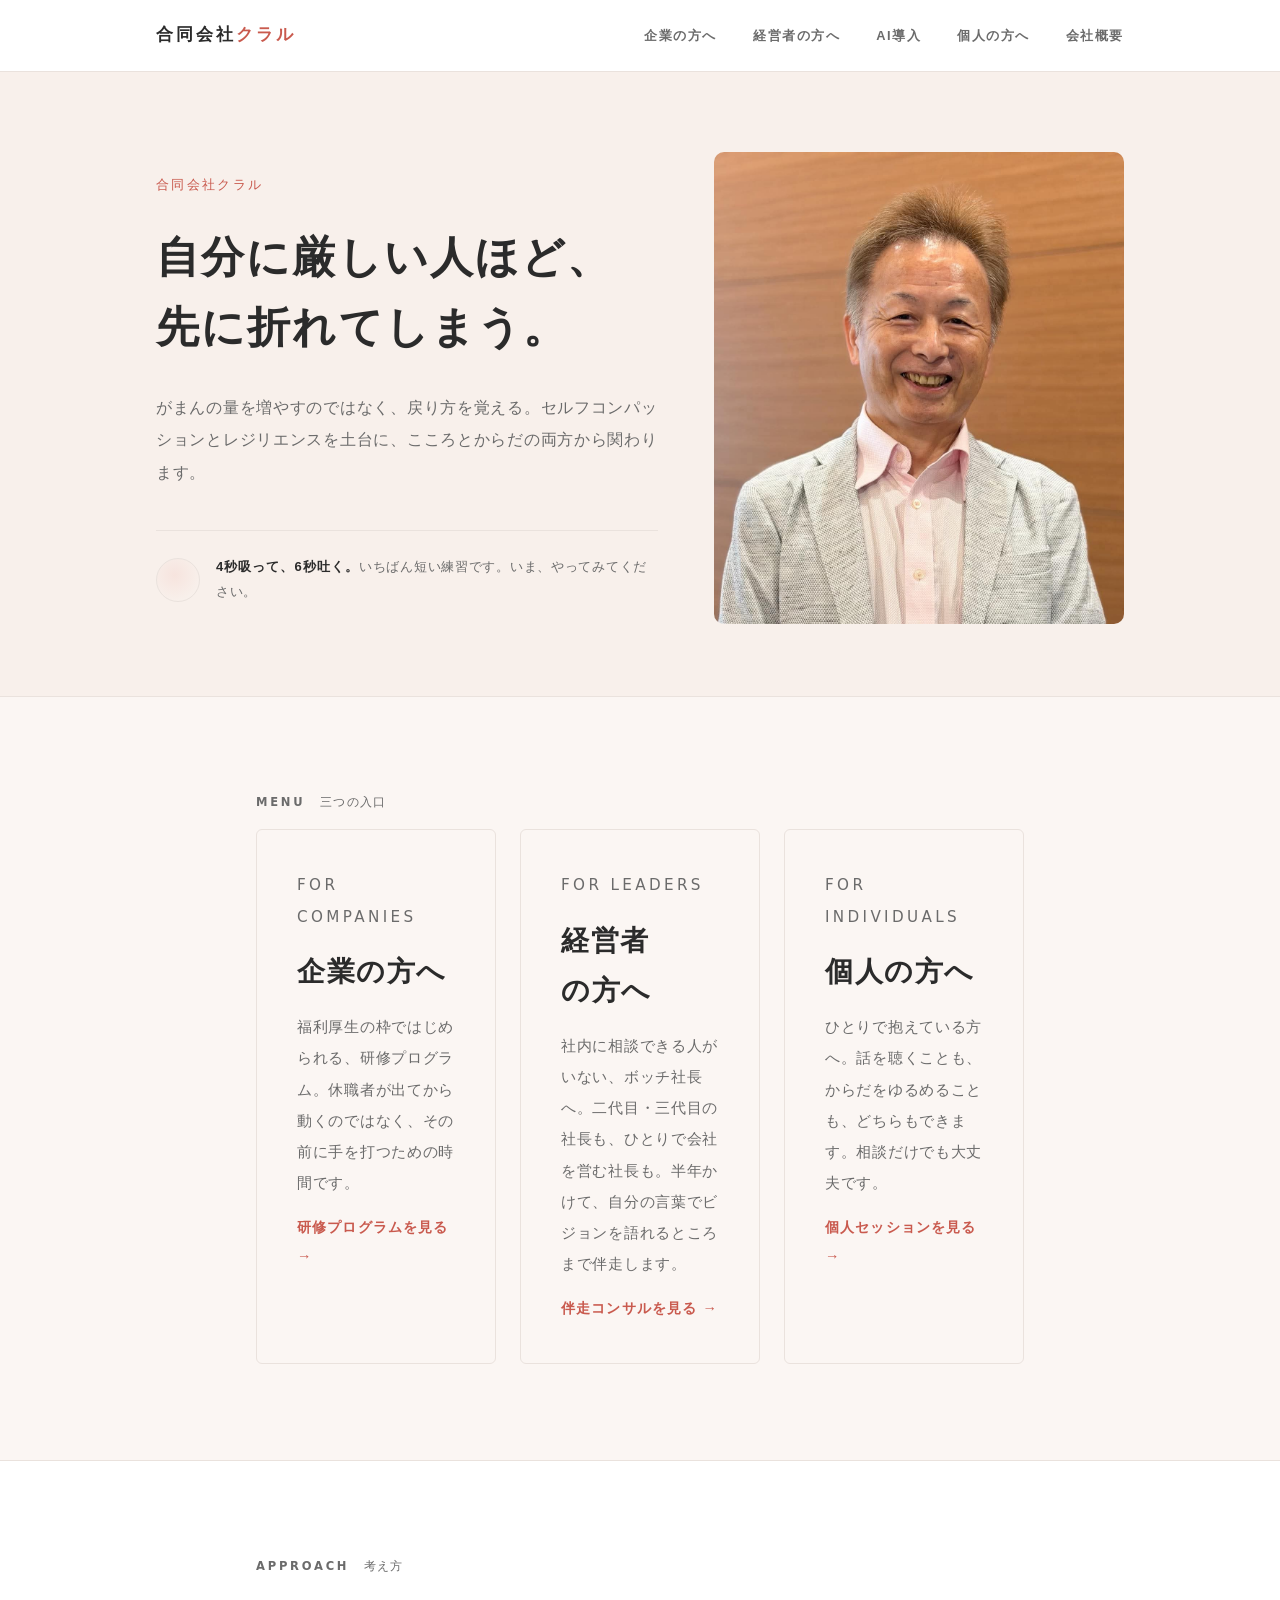
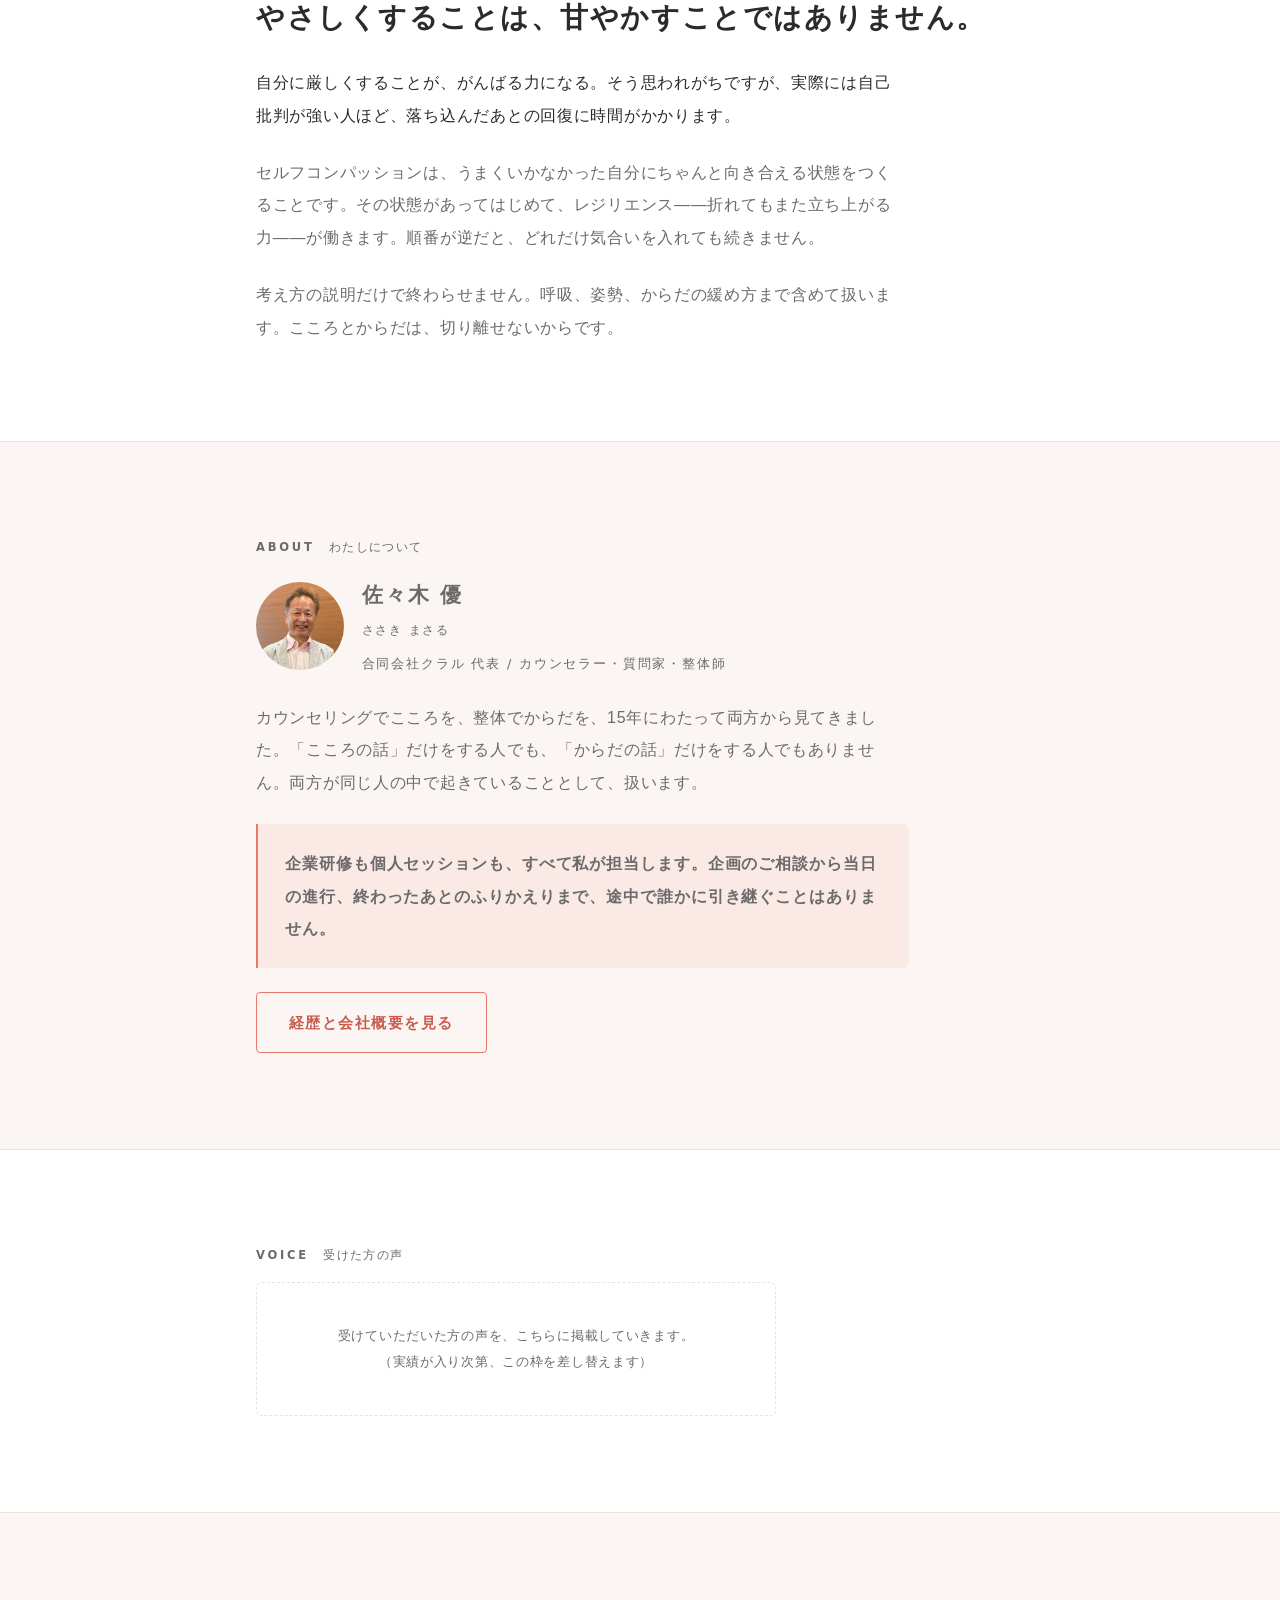
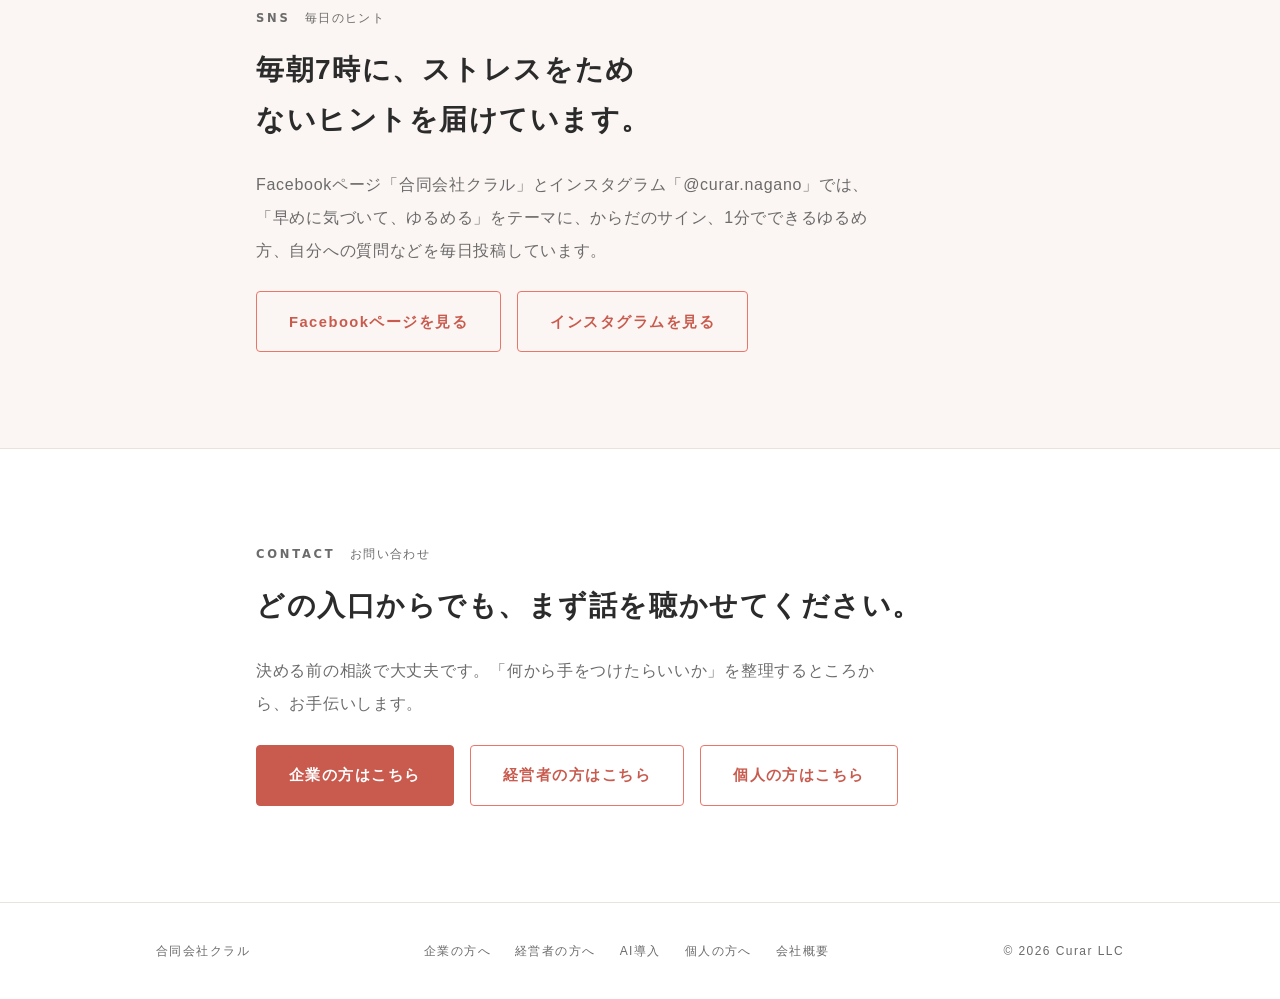
<file: index.html>
<!doctype html>
<html lang="ja">
<head>
<meta charset="UTF-8">
<meta name="viewport" content="width=device-width, initial-scale=1">
<title>合同会社クラル｜こころとからだの、両方から。</title>
<meta name="description" content="セルフコンパッションとレジリエンスを土台に、企業向けの研修プログラムと個人セッションを行っています。合同会社クラル。">
<link rel="stylesheet" href="style.css">
</head>
<body>

<header class="topbar">
  <div class="shell topbar-inner">
    <a class="brand" href="index.html">合同会社<span class="brand-mark">クラル</span></a>
    <nav class="topnav" aria-label="メインメニュー">
      <a href="program.html">企業の方へ</a>
      <a href="leader.html">経営者の方へ</a>
      <a href="ai.html">AI導入</a>
      <a href="session.html">個人の方へ</a>
      <a href="company.html">会社概要</a>
    </nav>
  </div>
</header>

<main>

  <!-- ===== ヒーロー（左：見出し／右：本人写真） ===== -->
  <div class="hero-band">
    <section class="shell hero">
      <div>
        <p class="eyebrow">合同会社クラル</p>
        <h1><span class="phrase">自分に厳しい人ほど、</span><br><span class="phrase">先に折れてしまう。</span></h1>
        <p class="hero-lead">がまんの量を増やすのではなく、戻り方を覚える。セルフコンパッションとレジリエンスを土台に、こころとからだの両方から関わります。</p>
        <p class="hero-breath">
          <span class="breath-circle" aria-hidden="true"></span>
          <span><strong>4秒吸って、6秒吐く。</strong>いちばん短い練習です。いま、やってみてください。</span>
        </p>
      </div>
      <figure class="hero-photo">
        <img src="images/profile.jpg" alt="合同会社クラル 代表 佐々木 優" width="1144" height="1308">
      </figure>
    </section>
  </div>

  <!-- ===== 三つの入口 ===== -->
  <div class="band band-tint">
    <section class="shell sec">
      <p class="sec-label">Menu<span>三つの入口</span></p>
      <div class="sec-body">
        <div class="doors">
          <a class="door" href="program.html">
            <p class="door-label">For Companies</p>
            <h2>企業の方へ</h2>
            <p>福利厚生の枠ではじめられる、研修プログラム。休職者が出てから動くのではなく、その前に手を打つための時間です。</p>
            <span class="door-go">研修プログラムを見る</span>
          </a>
          <a class="door" href="leader.html">
            <p class="door-label">For Leaders</p>
            <h2>経営者の方へ</h2>
            <p>社内に相談できる人がいない、ボッチ社長へ。二代目・三代目の社長も、ひとりで会社を営む社長も。半年かけて、自分の言葉でビジョンを語れるところまで伴走します。</p>
            <span class="door-go">伴走コンサルを見る</span>
          </a>
          <a class="door" href="session.html">
            <p class="door-label">For Individuals</p>
            <h2>個人の方へ</h2>
            <p>ひとりで抱えている方へ。話を聴くことも、からだをゆるめることも、どちらもできます。相談だけでも大丈夫です。</p>
            <span class="door-go">個人セッションを見る</span>
          </a>
        </div>
      </div>
    </section>
  </div>

  <!-- ===== 考え方（企業・個人に共通） ===== -->
  <div class="band">
    <section class="shell sec">
      <p class="sec-label">Approach<span>考え方</span></p>
      <div class="sec-body">
        <h2>やさしくすることは、甘やかすことではありません。</h2>
        <p class="lead-ink">自分に厳しくすることが、がんばる力になる。そう思われがちですが、実際には自己批判が強い人ほど、落ち込んだあとの回復に時間がかかります。</p>
        <p>セルフコンパッションは、うまくいかなかった自分にちゃんと向き合える状態をつくることです。その状態があってはじめて、レジリエンス——折れてもまた立ち上がる力——が働きます。順番が逆だと、どれだけ気合いを入れても続きません。</p>
        <p>考え方の説明だけで終わらせません。呼吸、姿勢、からだの緩め方まで含めて扱います。こころとからだは、切り離せないからです。</p>
      </div>
    </section>
  </div>

  <!-- ===== 講師 ===== -->
  <div class="band band-tint" id="about">
    <section class="shell sec">
      <p class="sec-label">About<span>わたしについて</span></p>
      <div class="sec-body">
        <div class="about-head">
          <img class="about-photo" src="images/profile.jpg" alt="" width="96" height="96">
          <div>
            <p class="about-name">佐々木 優<small>ささき まさる</small></p>
            <p class="about-role">合同会社クラル 代表 / カウンセラー・質問家・整体師</p>
          </div>
        </div>
        <p>カウンセリングでこころを、整体でからだを、15年にわたって両方から見てきました。「こころの話」だけをする人でも、「からだの話」だけをする人でもありません。両方が同じ人の中で起きていることとして、扱います。</p>
        <p class="pull">企業研修も個人セッションも、すべて私が担当します。企画のご相談から当日の進行、終わったあとのふりかえりまで、途中で誰かに引き継ぐことはありません。</p>
        <div class="cta-row">
          <a class="btn btn-line" href="company.html">経歴と会社概要を見る</a>
        </div>
      </div>
    </section>
  </div>

  <!-- ===== 声（実績が入ったら差し替え） ===== -->
  <div class="band" id="voice">
    <section class="shell sec">
      <p class="sec-label">Voice<span>受けた方の声</span></p>
      <div class="sec-body">
        <div class="voice-slot">
          受けていただいた方の声を、こちらに掲載していきます。<br>
          （実績が入り次第、この枠を差し替えます）
        </div>
      </div>
    </section>
  </div>

  <!-- ===== Facebookページ・インスタグラムの紹介 ===== -->
  <div class="band band-tint" id="sns">
    <section class="shell sec">
      <p class="sec-label">SNS<span>毎日のヒント</span></p>
      <div class="sec-body">
        <h2>毎朝7時に、ストレスをためないヒントを届けています。</h2>
        <p>Facebookページ「合同会社クラル」とインスタグラム「@curar.nagano」では、「早めに気づいて、ゆるめる」をテーマに、からだのサイン、1分でできるゆるめ方、自分への質問などを毎日投稿しています。</p>
        <div class="cta-row">
          <a class="btn btn-line" href="https://www.facebook.com/curar.nagano/" target="_blank" rel="noopener">Facebookページを見る</a>
          <a class="btn btn-line" href="https://www.instagram.com/curar.nagano/" target="_blank" rel="noopener">インスタグラムを見る</a>
        </div>
      </div>
    </section>
  </div>

  <!-- ===== 入口へ戻す ===== -->
  <div class="band" id="contact">
    <section class="shell sec">
      <p class="sec-label">Contact<span>お問い合わせ</span></p>
      <div class="sec-body">
        <h2>どの入口からでも、まず話を聴かせてください。</h2>
        <p>決める前の相談で大丈夫です。「何から手をつけたらいいか」を整理するところから、お手伝いします。</p>
        <div class="cta-row">
          <a class="btn btn-solid" href="program.html#contact">企業の方はこちら</a>
          <a class="btn btn-line" href="leader.html#contact">経営者の方はこちら</a>
          <a class="btn btn-line" href="session.html#contact">個人の方はこちら</a>
        </div>
      </div>
    </section>
  </div>

</main>

<footer class="foot">
  <div class="shell foot-inner">
    <span>合同会社クラル</span>
    <nav class="foot-nav" aria-label="フッターメニュー">
      <a href="program.html">企業の方へ</a>
      <a href="leader.html">経営者の方へ</a>
      <a href="ai.html">AI導入</a>
      <a href="session.html">個人の方へ</a>
      <a href="company.html">会社概要</a>
    </nav>
    <span>© 2026 Curar LLC</span>
  </div>
</footer>

</body>
</html>
</file>
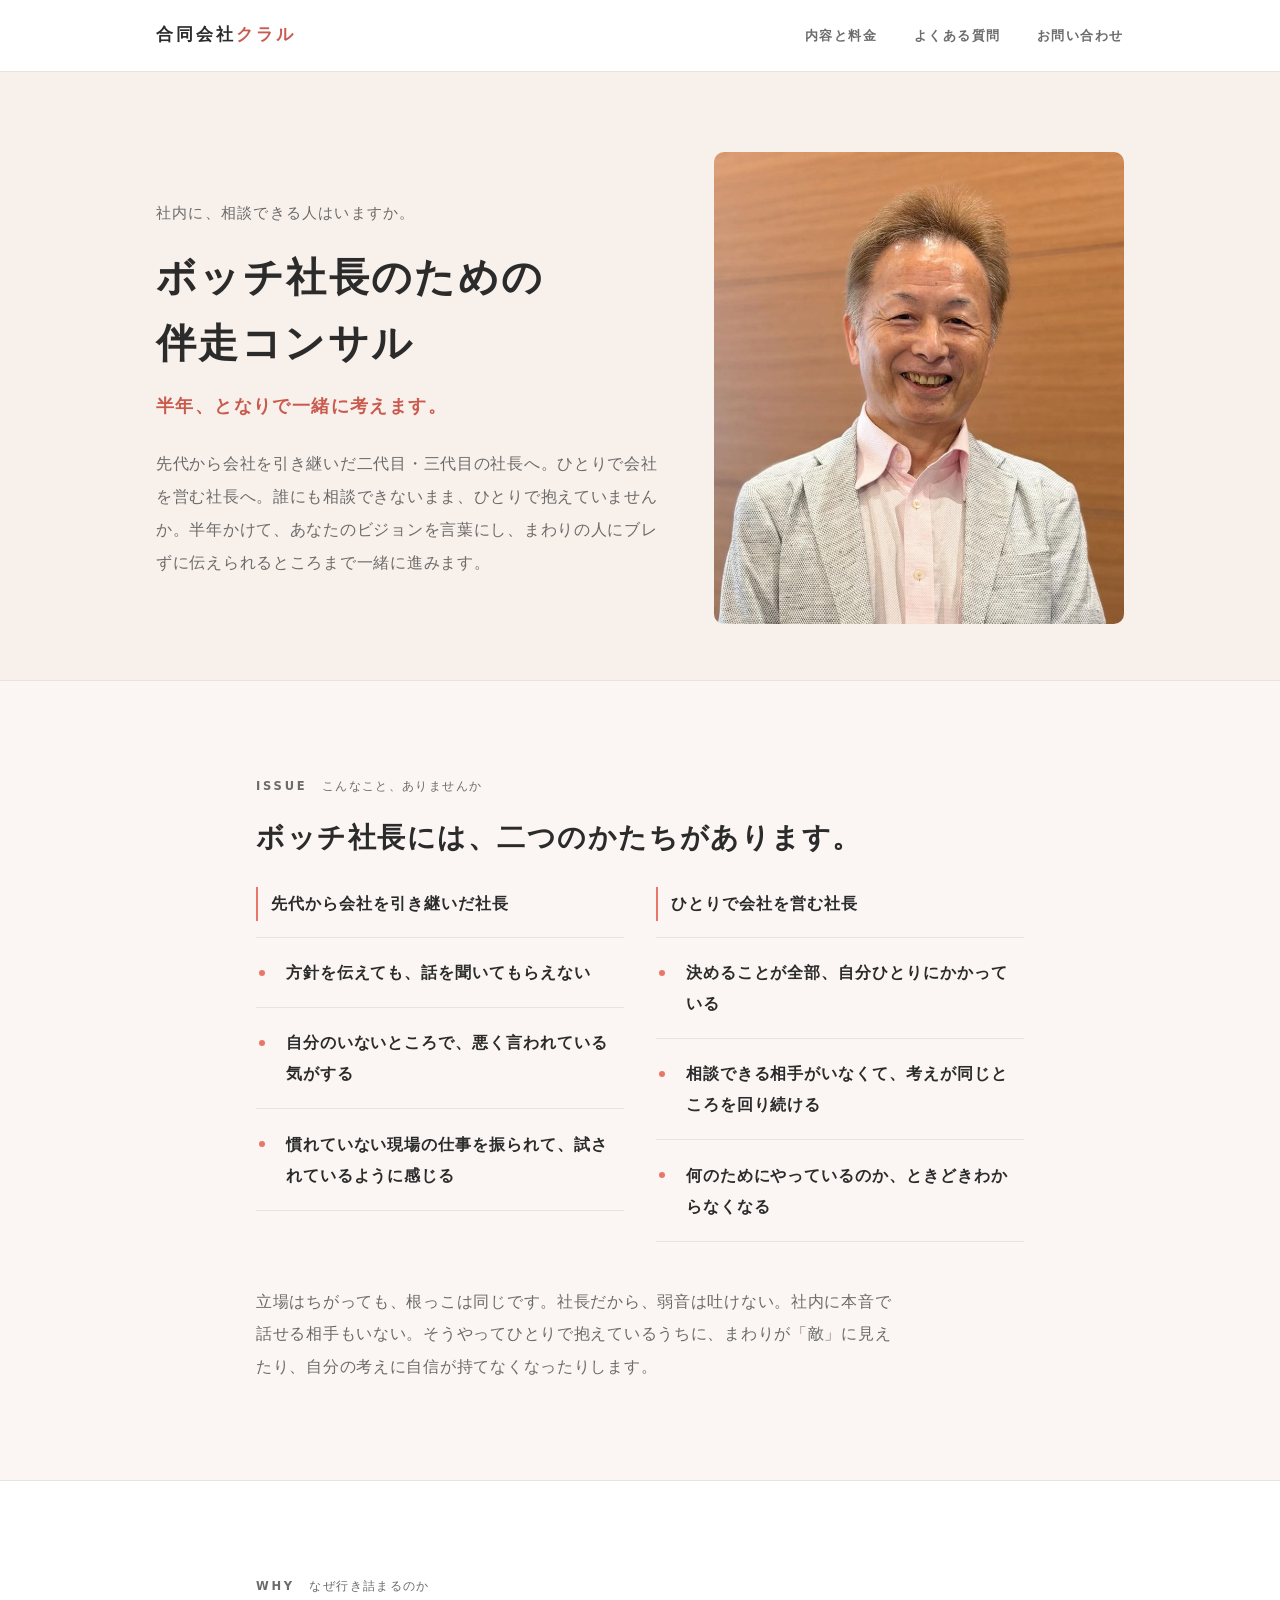
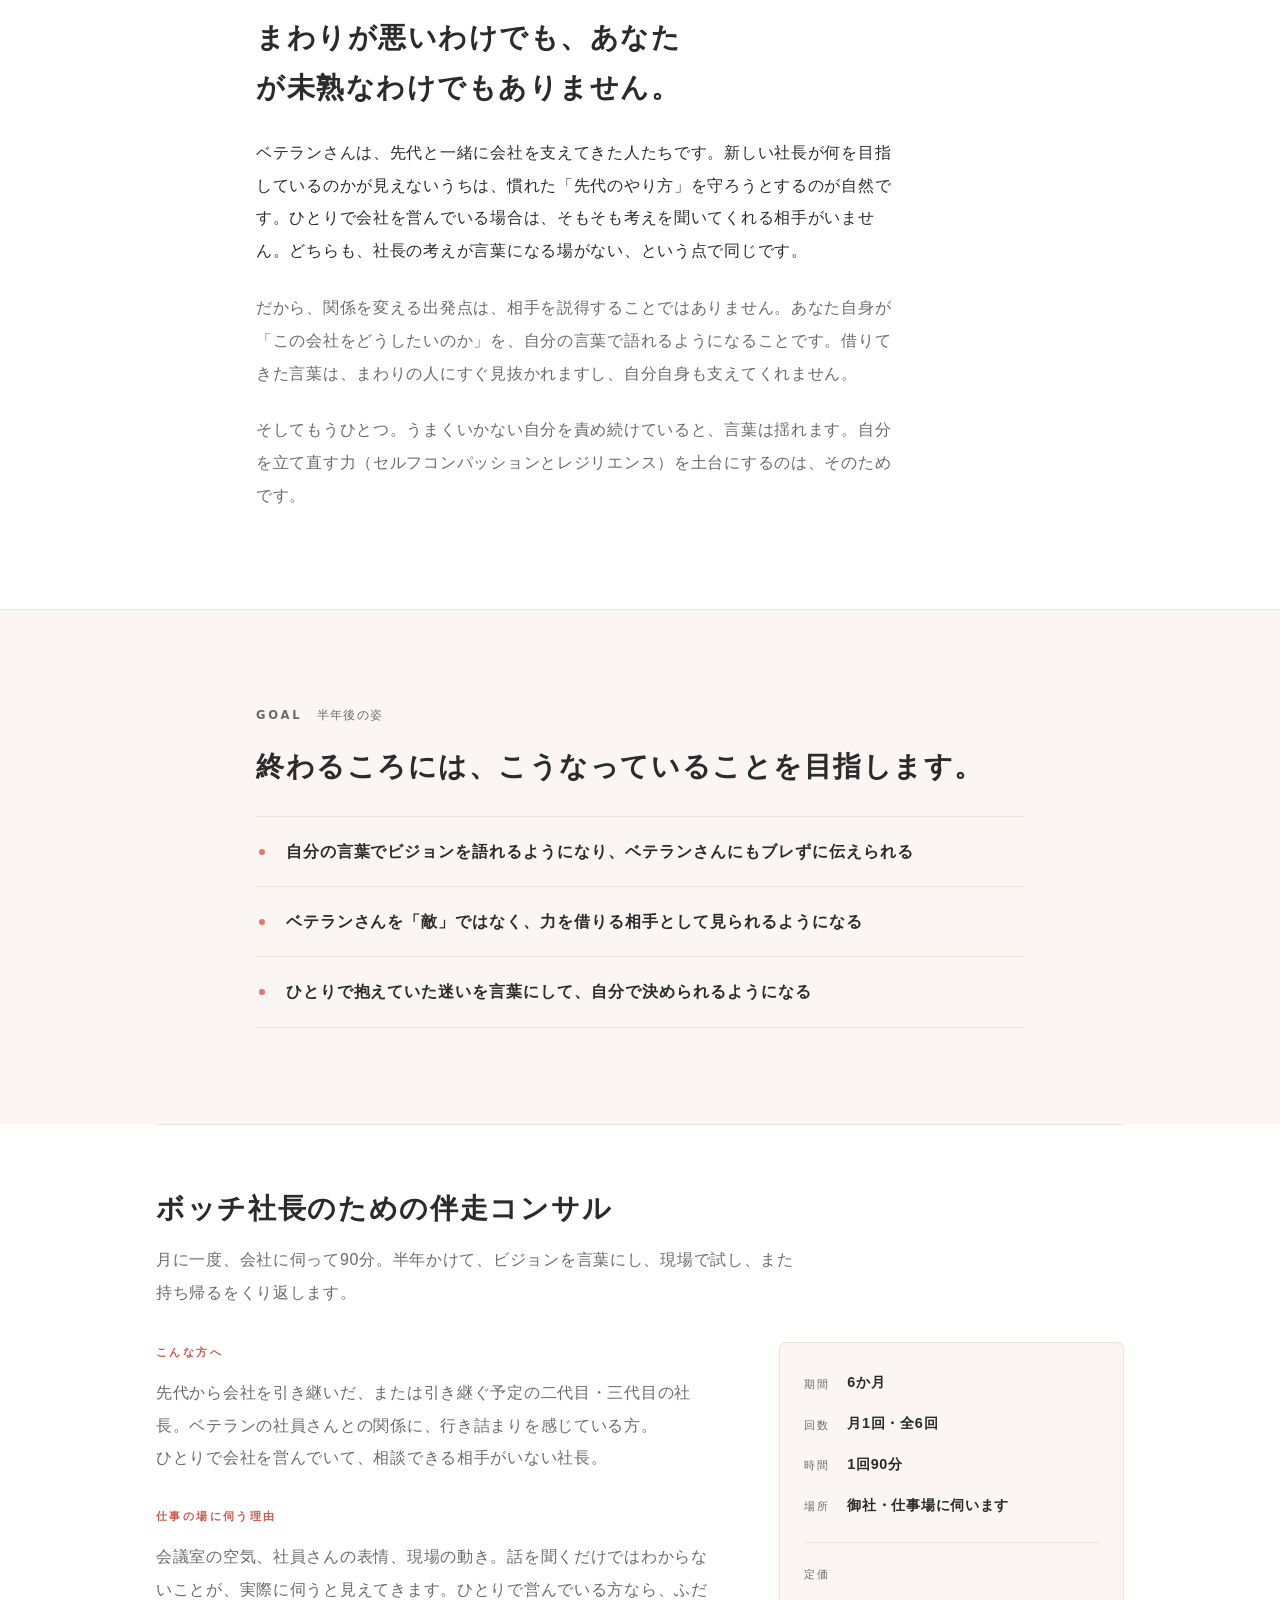
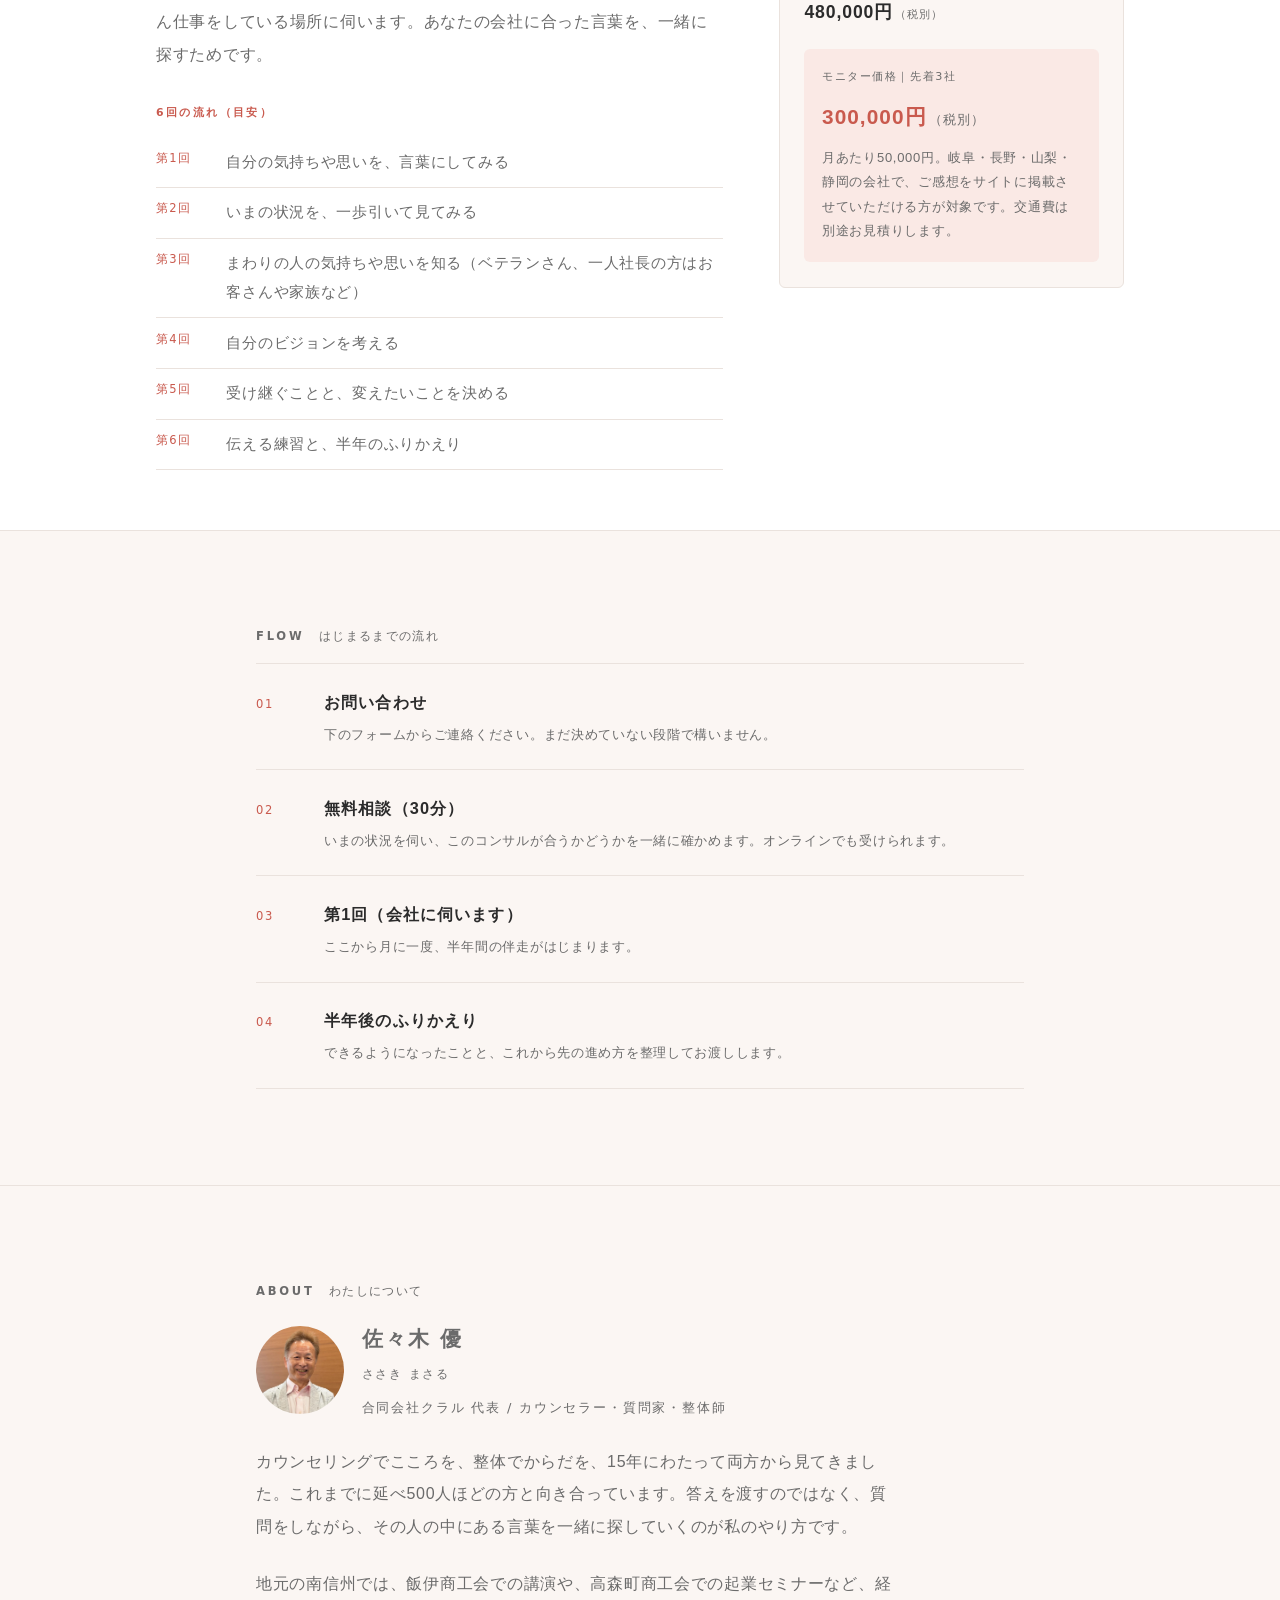
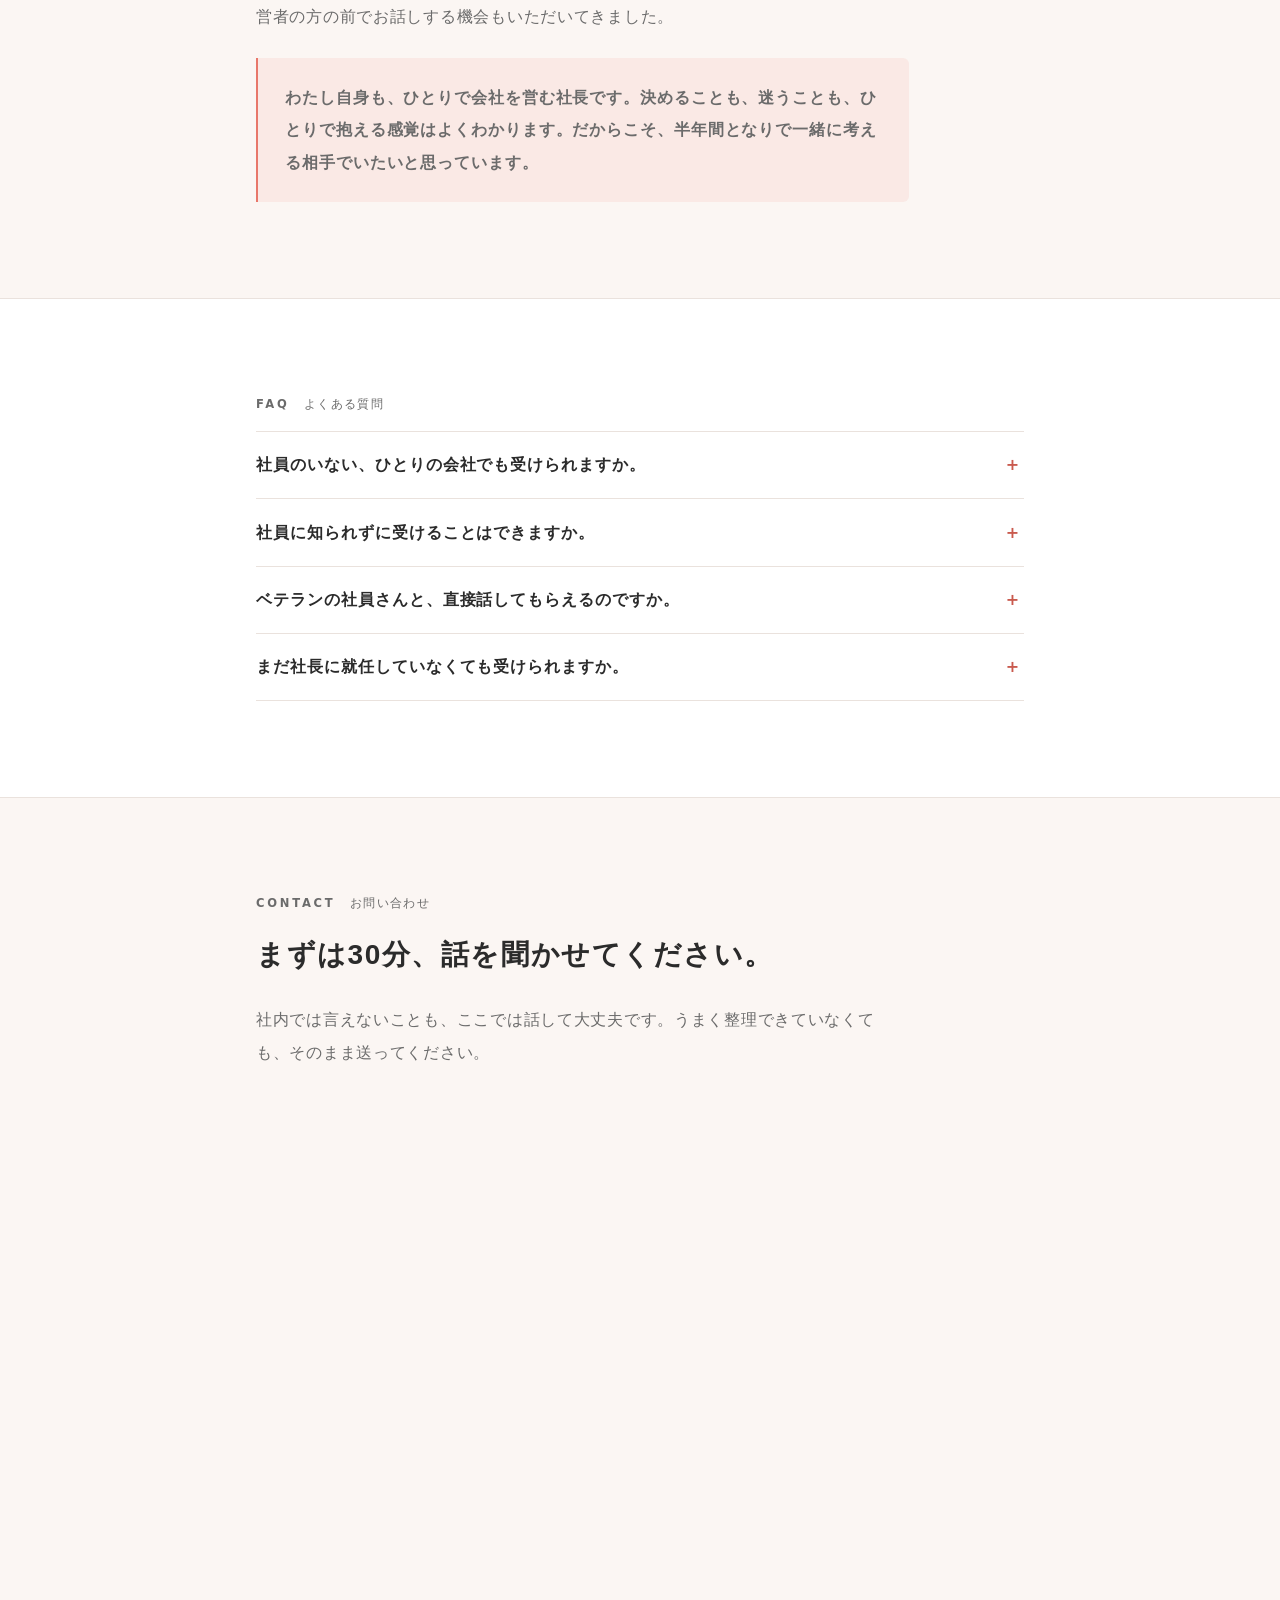
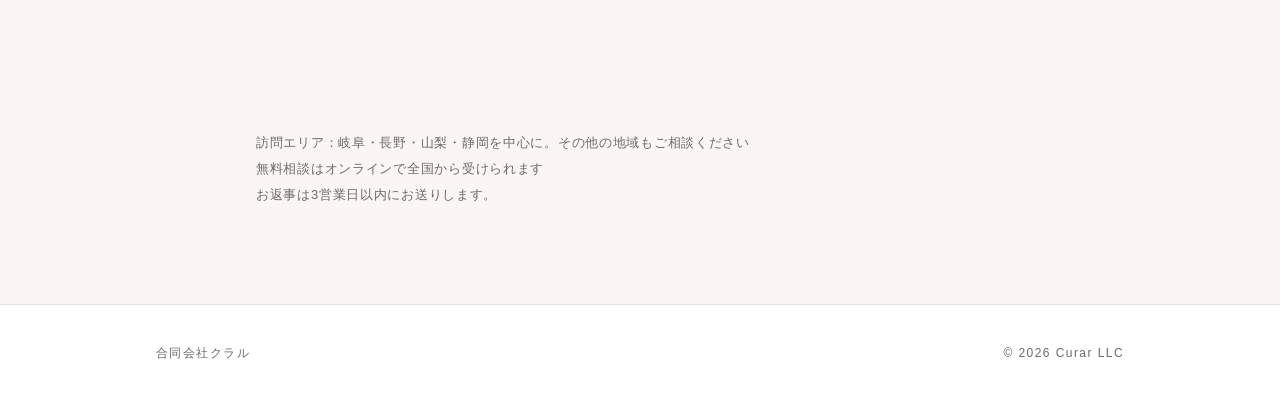
<file: bocchi/index.html>
<!doctype html>
<html lang="ja">
<head>
<meta charset="UTF-8">
<meta name="viewport" content="width=device-width, initial-scale=1">
<title>ボッチ社長のための伴走コンサル｜合同会社クラル</title>
<meta name="description" content="社内に相談できる人がいない、二代目・三代目の社長のための半年間の伴走コンサル。ベテラン社員との関係に悩む社長と、自分の言葉でビジョンを語れるようになるまで、会社に伺って一緒に考えます。">
<style>
@charset "UTF-8";

/* ============================================================
   合同会社クラル コーポレートサイト
   WordPress移植時は、このファイルの中身をテーマの style.css へ
   ============================================================ */

/* ---------- デザイントークン ---------- */

:root {
  --ground: #FFFFFF;
  --surface: #FBF6F3;
  --ink: #2B2B2B;
  --ink-soft: #6B6B6B;
  --rule: #EAE2DD;
  --accent: #E8776A;
  --accent-ink: #C95A4E;
  --accent-wash: rgba(232, 119, 106, 0.10);
  --btn-bg: #C95A4E;
  --btn-bg-hover: #B04A3F;
  --btn-fg: #FFFFFF;
  --todo-bg: rgba(232, 119, 106, 0.16);
  --hero-bg: #F8F0EB;

  --font-display: "Hiragino Sans", "Hiragino Kaku Gothic ProN", "Yu Gothic UI", "Yu Gothic", Meiryo, sans-serif;
  --font-body: "Hiragino Sans", "Hiragino Kaku Gothic ProN", "Yu Gothic UI", "Yu Gothic", Meiryo, sans-serif;
  --font-util: ui-sans-serif, system-ui, "Segoe UI", "Helvetica Neue", sans-serif;

  --step-display: clamp(1.95rem, 1.1rem + 3.4vw, 3.3rem);
  --step-pagehead: clamp(1.65rem, 1.1rem + 2.2vw, 2.5rem);
  --step-h2: clamp(1.3rem, 1.05rem + 1.1vw, 1.75rem);
  --step-h3: 1.1rem;
  --step-body: 1rem;
  --step-small: 0.8125rem;

  --col: 1080px;
  --measure: 40em;
}

@media (prefers-color-scheme: dark) {
  :root {
    --ground: #1C1917;
  --surface: #26211E;
  --ink: #ECE6E2;
  --ink-soft: #A39A94;
  --rule: #3A322D;
  --accent: #F08A7C;
  --accent-ink: #F5A396;
  --accent-wash: rgba(240, 138, 124, 0.14);
  --btn-bg: #F08A7C;
  --btn-bg-hover: #F5A396;
  --btn-fg: #1C1917;
  --todo-bg: rgba(240, 138, 124, 0.22);
  --hero-bg: #26211E;
  }
}

:root[data-theme="dark"] {
  --ground: #1C1917;
  --surface: #26211E;
  --ink: #ECE6E2;
  --ink-soft: #A39A94;
  --rule: #3A322D;
  --accent: #F08A7C;
  --accent-ink: #F5A396;
  --accent-wash: rgba(240, 138, 124, 0.14);
  --btn-bg: #F08A7C;
  --btn-bg-hover: #F5A396;
  --btn-fg: #1C1917;
  --todo-bg: rgba(240, 138, 124, 0.22);
  --hero-bg: #26211E;
}

:root[data-theme="light"] {
  --ground: #FFFFFF;
  --surface: #FBF6F3;
  --ink: #2B2B2B;
  --ink-soft: #6B6B6B;
  --rule: #EAE2DD;
  --accent: #E8776A;
  --accent-ink: #C95A4E;
  --accent-wash: rgba(232, 119, 106, 0.10);
  --btn-bg: #C95A4E;
  --btn-bg-hover: #B04A3F;
  --btn-fg: #FFFFFF;
  --todo-bg: rgba(232, 119, 106, 0.16);
  --hero-bg: #F8F0EB;
}

/* ---------- ベース ---------- */

* { box-sizing: border-box; }

body {
  margin: 0;
  background: var(--ground);
  color: var(--ink);
  font-family: var(--font-body);
  font-size: var(--step-body);
  font-weight: 400;
  line-height: 2.05;
  letter-spacing: 0.045em;
  -webkit-font-smoothing: antialiased;
}

a { color: inherit; }

a:focus-visible,
button:focus-visible {
  outline: 2px solid var(--accent);
  outline-offset: 3px;
  border-radius: 3px;
}

img { max-width: 100%; height: auto; display: block; }

.shell {
  max-width: var(--col);
  margin-inline: auto;
  padding-inline: clamp(1.25rem, 5vw, 3.5rem);
}

/* 未確定の情報。内容が入ったら削除する */
.todo {
  background: var(--todo-bg);
  color: var(--accent-ink);
  font-family: var(--font-util);
  font-size: 0.82em;
  letter-spacing: 0.08em;
  padding: 0.1em 0.5em;
  border-radius: 3px;
  white-space: nowrap;
}

/* ---------- ヘッダー ---------- */

.topbar {
  position: sticky;
  top: 0;
  z-index: 10;
  background: color-mix(in srgb, var(--ground) 88%, transparent);
  backdrop-filter: blur(10px);
  border-bottom: 1px solid var(--rule);
}

.topbar-inner {
  display: flex;
  align-items: baseline;
  justify-content: space-between;
  gap: 2rem;
  padding-block: 1.1rem;
}

.brand {
  font-family: var(--font-display);
  font-size: 1.05rem;
  font-weight: 700;
  letter-spacing: 0.18em;
  text-decoration: none;
  white-space: nowrap;
}

.brand-mark { color: var(--accent-ink); }

.topnav {
  display: flex;
  gap: clamp(1rem, 3vw, 2.25rem);
  font-family: var(--font-display);
  font-size: 0.8rem;
  font-weight: 700;
  letter-spacing: 0.12em;
}

.topnav a {
  text-decoration: none;
  color: var(--ink-soft);
  padding-bottom: 0.25rem;
  border-bottom: 1px solid transparent;
  transition: color 0.2s, border-color 0.2s;
}

.topnav a:hover { color: var(--ink); border-bottom-color: var(--accent); }

.topnav a[aria-current="page"] {
  color: var(--ink);
  border-bottom-color: var(--accent);
}

@media (max-width: 620px) {
  .topnav { gap: 1rem; font-size: 0.74rem; letter-spacing: 0.06em; }
  .topbar-inner { flex-direction: column; align-items: flex-start; gap: 0.85rem; }
}

/* ---------- 三つの入口（企業の方へ / 経営者の方へ / 個人の方へ） ---------- */

.doors {
  display: grid;
  grid-template-columns: 1fr;
  gap: 1.25rem;
}

@media (min-width: 960px) {
  .doors { grid-template-columns: repeat(3, minmax(0, 1fr)); gap: 1.5rem; }
}

.door {
  display: grid;
  gap: 0.9rem;
  align-content: start;
  padding: clamp(1.75rem, 4vw, 2.5rem);
  background: var(--surface);
  border: 1px solid var(--rule);
  border-radius: 6px;
  text-decoration: none;
  transition: border-color 0.2s, background-color 0.2s;
}

.door:hover { border-color: var(--accent); background: var(--accent-wash); }

.door-label {
  font-family: var(--font-util);
  font-size: 0.68rem;
  letter-spacing: 0.22em;
  text-transform: uppercase;
  color: var(--accent-ink);
  margin: 0;
}

.door h2 {
  font-family: var(--font-display);
  font-size: 1.22rem;
  font-weight: 700;
  letter-spacing: 0.07em;
  line-height: 1.72;
  margin: 0;
}

.door p { margin: 0; color: var(--ink-soft); font-size: 0.95rem; }

.door-go {
  font-family: var(--font-display);
  font-weight: 700;
  font-size: 0.9rem;
  letter-spacing: 0.08em;
  color: var(--accent-ink);
}

.door-go::after { content: " →"; }

/* ---------- よくある質問 ---------- */

.faq { border-top: 1px solid var(--rule); }

.faq details { border-bottom: 1px solid var(--rule); }

.faq summary {
  cursor: pointer;
  padding-block: 1.15rem;
  padding-right: 2rem;
  position: relative;
  list-style: none;
  font-family: var(--font-display);
  font-size: 1rem;
  font-weight: 700;
  letter-spacing: 0.06em;
  line-height: 1.85;
}

.faq summary::-webkit-details-marker { display: none; }

.faq summary::after {
  content: "+";
  position: absolute;
  right: 0.25rem;
  top: 1.15rem;
  font-family: var(--font-util);
  color: var(--accent-ink);
}

.faq details[open] summary::after { content: "−"; }

.faq details p {
  margin: 0 0 1.3rem;
  color: var(--ink-soft);
  font-size: 0.95rem;
  max-width: var(--measure);
}

/* ---------- トップページのヒーロー ---------- */

.hero-band { background: var(--hero-bg); }

.hero {
  display: grid;
  grid-template-columns: 1fr;
  gap: clamp(2rem, 5vw, 3.5rem);
  align-items: center;
  padding-block: clamp(2.5rem, 7vw, 5rem) clamp(2.5rem, 6vw, 4.5rem);
}

@media (min-width: 900px) {
  .hero { grid-template-columns: minmax(0, 1.1fr) minmax(0, 0.9fr); }
}

/* 本人写真：角を少し丸めて、木目の背景ごと見せる */
.hero-photo {
  margin: 0;
  border-radius: 10px;
  overflow: hidden;
  aspect-ratio: 4 / 4.6;
  max-height: 560px;
  justify-self: center;
  width: min(100%, 460px);
}

.hero-photo img {
  width: 100%;
  height: 100%;
  object-fit: cover;
  object-position: 50% 20%;
}

/* ヒーロー下の「呼吸」ひとこと */
.hero-breath {
  display: flex;
  align-items: center;
  gap: 1rem;
  margin: 0;
  padding-top: 1.5rem;
  border-top: 1px solid var(--rule);
  font-size: var(--step-small);
  color: var(--ink-soft);
  line-height: 1.9;
}

.hero-breath strong {
  font-family: var(--font-display);
  font-weight: 700;
  color: var(--ink);
  letter-spacing: 0.08em;
}

.hero-breath .breath-circle {
  flex: none;
  width: 44px;
}

.eyebrow {
  font-family: var(--font-util);
  font-size: var(--step-small);
  letter-spacing: 0.18em;
  color: var(--accent-ink);
  margin: 0 0 1.5rem;
}

.hero h1 {
  font-family: var(--font-display);
  font-size: var(--step-display);
  font-weight: 700;
  line-height: 1.62;
  letter-spacing: 0.05em;
  text-wrap: balance;
  margin: 0 0 1.85rem;
}

.hero-lead {
  color: var(--ink-soft);
  max-width: var(--measure);
  margin: 0 0 2.5rem;
}

/* ---------- 下層ページのヘッダー ---------- */

.pagehead {
  padding-block: clamp(2.75rem, 7vw, 5rem) clamp(2.25rem, 5vw, 3.5rem);
}

.pagehead h1 {
  font-family: var(--font-display);
  font-size: var(--step-pagehead);
  font-weight: 700;
  line-height: 1.65;
  letter-spacing: 0.06em;
  text-wrap: balance;
  margin: 0 0 1.25rem;
}

.pagehead p {
  color: var(--ink-soft);
  max-width: var(--measure);
  margin: 0;
}

/* ---------- ボタン ---------- */

.cta-row { display: flex; flex-wrap: wrap; gap: 1rem; }

.btn {
  display: inline-block;
  font-family: var(--font-display);
  font-size: 0.92rem;
  font-weight: 700;
  letter-spacing: 0.1em;
  text-decoration: none;
  padding: 0.9rem 2rem;
  border: 1px solid var(--btn-bg);
  border-radius: 4px;
  transition: background-color 0.2s, color 0.2s, border-color 0.2s;
}

.btn-solid { background: var(--btn-bg); color: var(--btn-fg); }
.btn-solid:hover { background: var(--btn-bg-hover); border-color: var(--btn-bg-hover); }

.btn-line { color: var(--accent-ink); border-color: var(--accent); }
.btn-line:hover { background: var(--accent-wash); }

/* ---------- 呼吸の円（4秒吸って、6秒吐く） ---------- */

.breath { display: grid; justify-items: center; gap: 1.5rem; }

.breath-circle {
  width: clamp(150px, 26vw, 240px);
  border-color: var(--accent);
  aspect-ratio: 1;
  border-radius: 50%;
  background: radial-gradient(circle at 42% 38%, var(--accent-wash), transparent 72%);
  border: 1px solid var(--rule);
  animation: breathe 10s ease-in-out infinite;
}

@keyframes breathe {
  0%   { transform: scale(0.84); }
  40%  { transform: scale(1); }
  100% { transform: scale(0.84); }
}

.breath-caption {
  text-align: center;
  font-size: var(--step-small);
  line-height: 1.9;
  color: var(--ink-soft);
  margin: 0;
}

.breath-caption strong {
  display: block;
  font-family: var(--font-display);
  font-size: 0.98rem;
  font-weight: 700;
  color: var(--ink);
  letter-spacing: 0.1em;
  margin-bottom: 0.35rem;
}

@media (prefers-reduced-motion: reduce) {
  .breath-circle { animation: none; transform: scale(0.94); }
}

/* ---------- セクション ---------- */

.band { border-top: 1px solid var(--rule); }
.band-tint { background: var(--surface); }

.sec {
  display: grid;
  grid-template-columns: 1fr;
  gap: 1.1rem;
  padding-block: clamp(3.25rem, 8vw, 6rem);
  max-width: calc(var(--measure) + 2 * clamp(1.25rem, 5vw, 3.5rem) + 8rem);
}

/* 英字ラベル（Lay風）：見出しの真上に小さくアクセント色で */
.sec-label {
  font-family: var(--font-util);
  font-size: 0.72rem;
  font-weight: 700;
  letter-spacing: 0.24em;
  text-transform: uppercase;
  color: var(--accent);
  line-height: 1.6;
  margin: 0;
}

/* 日本語の補足はラベルの横に薄く */
.sec-label span {
  margin-left: 0.9rem;
  font-family: var(--font-display);
  font-size: 0.72rem;
  font-weight: 400;
  letter-spacing: 0.12em;
  text-transform: none;
  color: var(--ink-soft);
}

.sec-body > * { margin: 0; }
.sec-body > * + * { margin-top: 1.5rem; }

.sec h2 {
  font-family: var(--font-display);
  font-size: var(--step-h2);
  font-weight: 700;
  line-height: 1.78;
  letter-spacing: 0.055em;
  text-wrap: balance;
}

.sec p { max-width: var(--measure); color: var(--ink-soft); }
.sec p.lead-ink { color: var(--ink); }

/* ---------- 課題リスト ---------- */

.issues { list-style: none; border-top: 1px solid var(--rule); padding: 0; }

.issues li {
  border-bottom: 1px solid var(--rule);
  padding-block: 1.2rem;
  padding-left: 1.85rem;
  position: relative;
  font-family: var(--font-display);
  font-size: 1.02rem;
  font-weight: 700;
  letter-spacing: 0.06em;
  line-height: 1.9;
}

.issues li::before {
  content: "";
  position: absolute;
  left: 0.2rem;
  top: 2rem;
  width: 6px;
  height: 6px;
  border-radius: 50%;
  background: var(--accent);
}

/* ---------- 講座の一覧（トップページ） ---------- */

.prog { border-top: 1px solid var(--rule); }

.prog-item {
  border-bottom: 1px solid var(--rule);
  padding-block: 1.9rem;
  display: grid;
  gap: 0.85rem;
}

.prog-item h3 {
  font-family: var(--font-display);
  font-size: var(--step-h3);
  font-weight: 700;
  letter-spacing: 0.07em;
  line-height: 1.75;
  margin: 0;
}

.prog-meta {
  display: flex;
  flex-wrap: wrap;
  gap: 0.6rem 1.4rem;
  font-family: var(--font-util);
  font-size: 0.73rem;
  letter-spacing: 0.12em;
  color: var(--ink-soft);
  font-variant-numeric: tabular-nums;
  margin: 0;
}

.prog-meta span { white-space: nowrap; }
.prog-item p { margin: 0; color: var(--ink-soft); }

/* ---------- 講座の詳細（講座ページ） ---------- */

.course {
  border-top: 1px solid var(--rule);
  padding-block: clamp(2.5rem, 6vw, 3.75rem);
}

.course h2 {
  font-family: var(--font-display);
  font-size: var(--step-h2);
  font-weight: 700;
  line-height: 1.7;
  letter-spacing: 0.06em;
  margin: 0 0 0.75rem;
}

.course-sub {
  color: var(--ink-soft);
  max-width: var(--measure);
  margin: 0 0 2rem;
}

.course-grid {
  display: grid;
  grid-template-columns: 1fr;
  gap: 2.25rem;
}

@media (min-width: 860px) {
  .course-grid { grid-template-columns: minmax(0, 1.4fr) minmax(0, 0.85fr); gap: clamp(2rem, 5vw, 3.5rem); }
}

.course-block + .course-block { margin-top: 1.9rem; }

.course-block h3 {
  font-family: var(--font-util);
  font-size: 0.68rem;
  letter-spacing: 0.22em;
  text-transform: uppercase;
  color: var(--accent-ink);
  margin: 0 0 0.8rem;
}

.course-block p { margin: 0; color: var(--ink-soft); max-width: var(--measure); }

.steps { list-style: none; margin: 0; padding: 0; counter-reset: cue; }

.steps li {
  counter-increment: cue;
  display: grid;
  grid-template-columns: 3.5rem minmax(0, 1fr);
  gap: 0.9rem;
  padding-block: 0.65rem;
  border-bottom: 1px solid var(--rule);
  color: var(--ink-soft);
  font-size: 0.95rem;
  line-height: 1.9;
}

.steps li::before {
  content: attr(data-time);
  font-family: var(--font-util);
  font-size: 0.72rem;
  letter-spacing: 0.1em;
  color: var(--accent-ink);
  font-variant-numeric: tabular-nums;
}

/* 講座の仕様カード */

.spec-card {
  background: var(--surface);
  border: 1px solid var(--rule);
  border-radius: 6px;
  padding: 1.6rem 1.5rem;
  align-self: start;
}

.spec-card dl {
  margin: 0;
  display: grid;
  grid-template-columns: auto minmax(0, 1fr);
  gap: 0.7rem 1.1rem;
  font-size: 0.9rem;
}

.spec-card dt {
  font-family: var(--font-util);
  font-size: 0.7rem;
  letter-spacing: 0.14em;
  text-transform: uppercase;
  color: var(--ink-soft);
  padding-top: 0.35rem;
}

.spec-card dd {
  margin: 0;
  font-family: var(--font-display);
  font-weight: 700;
  letter-spacing: 0.05em;
  font-variant-numeric: tabular-nums;
}

.price {
  margin-top: 1.4rem;
  padding-top: 1.3rem;
  border-top: 1px solid var(--rule);
}

.price-label {
  font-family: var(--font-util);
  font-size: 0.7rem;
  letter-spacing: 0.14em;
  text-transform: uppercase;
  color: var(--ink-soft);
  margin: 0 0 0.4rem;
}

.price-figure {
  font-family: var(--font-display);
  font-size: 1.3rem;
  font-weight: 700;
  letter-spacing: 0.05em;
  color: var(--accent-ink);
  font-variant-numeric: tabular-nums;
  margin: 0;
}

.price-note {
  font-size: var(--step-small);
  color: var(--ink-soft);
  line-height: 1.85;
  margin: 0.5rem 0 0;
}

/* ---------- 会社概要のテーブル ---------- */

.table-scroll { overflow-x: auto; }

.spec-table {
  width: 100%;
  border-collapse: collapse;
  border-top: 1px solid var(--rule);
  font-size: 0.95rem;
}

.spec-table th,
.spec-table td {
  border-bottom: 1px solid var(--rule);
  padding: 1.1rem 0.5rem 1.1rem 0;
  text-align: left;
  vertical-align: top;
  line-height: 1.95;
}

.spec-table th {
  width: 11rem;
  font-family: var(--font-util);
  font-size: 0.72rem;
  font-weight: 400;
  letter-spacing: 0.14em;
  text-transform: uppercase;
  color: var(--ink-soft);
  white-space: nowrap;
  padding-top: 1.35rem;
}

.spec-table td { color: var(--ink); font-variant-numeric: tabular-nums; }

/* ---------- プロフィール ---------- */

.profile {
  display: grid;
  grid-template-columns: 1fr;
  gap: 2rem;
}

@media (min-width: 760px) {
  .profile { grid-template-columns: 220px minmax(0, 1fr); gap: clamp(2rem, 5vw, 3.25rem); }
}

.portrait {
  aspect-ratio: 3 / 4;
  background: var(--surface);
  border: 1px dashed var(--rule);
  border-radius: 6px;
  display: grid;
  place-items: center;
  text-align: center;
  padding: 1rem;
  color: var(--ink-soft);
  font-size: var(--step-small);
  line-height: 1.85;
}

/* 講師の名前＋丸い写真 */
.about-head {
  display: flex;
  align-items: center;
  gap: 1.1rem;
}

.about-photo {
  width: 88px;
  height: 88px;
  border-radius: 50%;
  object-fit: cover;
  object-position: 50% 25%;
  flex: none;
}

.about-name {
  font-family: var(--font-display);
  font-size: 1.3rem;
  font-weight: 700;
  letter-spacing: 0.11em;
  margin: 0;
}

.about-role {
  font-family: var(--font-util);
  font-size: var(--step-small);
  letter-spacing: 0.14em;
  color: var(--ink-soft);
  margin: 0.5rem 0 0;
}

.career { list-style: none; margin: 0; padding: 0; border-top: 1px solid var(--rule); }

.career li {
  display: grid;
  grid-template-columns: 6.5rem minmax(0, 1fr);
  gap: 1rem;
  padding-block: 0.9rem;
  border-bottom: 1px solid var(--rule);
  font-size: 0.95rem;
  line-height: 1.9;
  color: var(--ink-soft);
}

.career b {
  font-family: var(--font-util);
  font-size: 0.72rem;
  font-weight: 400;
  letter-spacing: 0.1em;
  color: var(--accent-ink);
  font-variant-numeric: tabular-nums;
  padding-top: 0.35rem;
}

.pull {
  border-left: 2px solid var(--accent);
  background: var(--accent-wash);
  border-radius: 0 6px 6px 0;
  padding: 1.45rem 1.7rem;
  font-family: var(--font-display);
  font-size: 1.02rem;
  font-weight: 700;
  line-height: 2;
  letter-spacing: 0.055em;
  max-width: var(--measure);
}

/* ---------- 導入企業の声（仮置き） ---------- */

.voice-slot {
  border: 1px dashed var(--rule);
  border-radius: 6px;
  padding: 2.5rem 1.75rem;
  text-align: center;
  color: var(--ink-soft);
  font-size: var(--step-small);
  line-height: 2;
  max-width: var(--measure);
}

/* ---------- 導入の流れ ---------- */

.flow { list-style: none; border-top: 1px solid var(--rule); counter-reset: step; margin: 0; padding: 0; }

.flow li {
  counter-increment: step;
  border-bottom: 1px solid var(--rule);
  padding-block: 1.4rem;
  display: grid;
  grid-template-columns: 3.25rem minmax(0, 1fr);
  gap: 1rem;
  align-items: baseline;
}

.flow li::before {
  content: "0" counter(step);
  font-family: var(--font-util);
  font-size: 0.72rem;
  letter-spacing: 0.14em;
  color: var(--accent-ink);
  font-variant-numeric: tabular-nums;
}

.flow strong {
  display: block;
  font-family: var(--font-display);
  font-size: 1.02rem;
  font-weight: 700;
  letter-spacing: 0.07em;
  line-height: 1.85;
  margin-bottom: 0.3rem;
}

.flow span { display: block; font-size: var(--step-small); color: var(--ink-soft); line-height: 1.95; }

/* ---------- お問い合わせ ---------- */

.formslot {
  border: 1px dashed var(--rule);
  border-radius: 6px;
  background: var(--ground);
  padding: 2.25rem 1.75rem;
  text-align: center;
  color: var(--ink-soft);
  font-size: var(--step-small);
  line-height: 2;
  max-width: var(--measure);
}

.formslot code {
  font-family: var(--font-util);
  font-size: 0.78em;
  background: var(--accent-wash);
  color: var(--accent-ink);
  padding: 0.1em 0.45em;
  border-radius: 3px;
}

.gform { width: 100%; border: 0; min-height: 900px; }

/* 質問数が多いフォーム用（中でスクロールさせないための高さ） */
.gform-long { min-height: 2200px; }

.contact-note { font-size: var(--step-small); color: var(--ink-soft); line-height: 2; }

/* ---------- フッター ---------- */

.foot { border-top: 1px solid var(--rule); }

.foot-inner {
  display: flex;
  flex-wrap: wrap;
  justify-content: space-between;
  gap: 1rem;
  padding-block: 2.25rem;
  font-size: 0.75rem;
  letter-spacing: 0.12em;
  color: var(--ink-soft);
}

.foot-nav { display: flex; flex-wrap: wrap; gap: 1.5rem; }
.foot-nav a { text-decoration: none; }
.foot-nav a:hover { color: var(--ink); }

/* 定価とモニター価格の並び（経営者の方へ） */
.price-figure small {
  font-size: 0.62em;
  font-weight: 400;
  color: var(--ink-soft);
  margin-left: 0.2em;
}

.price-regular { color: var(--ink); font-size: 1.1rem; }

.price-monitor {
  margin-top: 1.2rem;
  padding: 1.1rem 1.1rem 1.2rem;
  border-top: 0;
  background: var(--accent-wash);
  border-radius: 6px;
}


/* LP：名刺と同じ「問いかけ → 企画名 → 答え」の並び */
.pagehead .hero-ask {
  margin: 0 0 1rem;
  font-size: 0.95rem;
  letter-spacing: 0.08em;
  color: var(--ink-soft);
}
.pagehead .hero-answer {
  margin: -0.5rem 0 1.5rem;
  font-size: 1.1rem;
  font-family: var(--font-display);
  font-weight: 700;
  letter-spacing: 0.08em;
  color: var(--accent-ink);
}

/* ボッチ社長の二つのかたち */
.bocchi { display: grid; gap: 1.5rem; margin-bottom: 1.75rem; }
@media (min-width: 860px) { .bocchi { grid-template-columns: 1fr 1fr; gap: 2rem; } }
.bocchi-item h3 {
  font-family: var(--font-display);
  font-size: 1.02rem;
  letter-spacing: 0.06em;
  margin: 0 0 0.5rem;
  padding-left: 0.8rem;
  border-left: 2px solid var(--accent);
}
.about-name small {
  display: block;
  font-family: var(--font-util);
  font-size: 0.72rem;
  font-weight: 400;
  letter-spacing: 0.16em;
  color: var(--ink-soft);
  margin-top: 0.2rem;
}
.about-head + p { margin-top: 1.5rem; }

/* 見出しを言葉の途中で折り返さない（1行に収まらないときだけ中で折り返す） */
.phrase { display: inline-block; }
</style>
</head>
<body>

<header class="topbar">
  <div class="shell topbar-inner">
    <a class="brand" href="#">合同会社<span class="brand-mark">クラル</span></a>
    <nav class="topnav" aria-label="メインメニュー">
      <a href="#program">内容と料金</a>
      <a href="#faq">よくある質問</a>
      <a href="#contact">お問い合わせ</a>
    </nav>
  </div>
</header>

<main>

  <div class="hero-band">
    <section class="shell hero pagehead">
      <div>
    <p class="hero-ask">社内に、相談できる人はいますか。</p>
    <h1><span class="phrase">ボッチ社長のための</span><br><span class="phrase">伴走コンサル</span></h1>
    <p class="hero-answer">半年、となりで一緒に考えます。</p>
    <p>先代から会社を引き継いだ二代目・三代目の社長へ。ひとりで会社を営む社長へ。誰にも相談できないまま、ひとりで抱えていませんか。半年かけて、あなたのビジョンを言葉にし、まわりの人にブレずに伝えられるところまで一緒に進みます。</p>
      </div>
      <figure class="hero-photo">
        <img src="[data-uri]" alt="合同会社クラル 代表 佐々木 優" width="783" height="900">
      </figure>
    </section>
  </div>

  <!-- ===== こんなことはありませんか ===== -->
  <div class="band band-tint">
    <section class="shell sec">
      <p class="sec-label">Issue<span>こんなこと、ありませんか</span></p>
      <div class="sec-body">
        <h2>ボッチ社長には、二つのかたちがあります。</h2>
        <div class="bocchi">
          <div class="bocchi-item">
            <h3>先代から会社を引き継いだ社長</h3>
            <ul class="issues">
              <li>方針を伝えても、話を聞いてもらえない</li>
              <li>自分のいないところで、悪く言われている気がする</li>
              <li>慣れていない現場の仕事を振られて、試されているように感じる</li>
            </ul>
          </div>
          <div class="bocchi-item">
            <h3>ひとりで会社を営む社長</h3>
            <ul class="issues">
              <li>決めることが全部、自分ひとりにかかっている</li>
              <li>相談できる相手がいなくて、考えが同じところを回り続ける</li>
              <li>何のためにやっているのか、ときどきわからなくなる</li>
            </ul>
          </div>
        </div>
        <p>立場はちがっても、根っこは同じです。社長だから、弱音は吐けない。社内に本音で話せる相手もいない。そうやってひとりで抱えているうちに、まわりが「敵」に見えたり、自分の考えに自信が持てなくなったりします。</p>
      </div>
    </section>
  </div>

  <!-- ===== なぜこじれるのか ===== -->
  <div class="band">
    <section class="shell sec">
      <p class="sec-label">Why<span>なぜ行き詰まるのか</span></p>
      <div class="sec-body">
        <h2>まわりが悪いわけでも、あなたが未熟なわけでもありません。</h2>
        <p class="lead-ink">ベテランさんは、先代と一緒に会社を支えてきた人たちです。新しい社長が何を目指しているのかが見えないうちは、慣れた「先代のやり方」を守ろうとするのが自然です。ひとりで会社を営んでいる場合は、そもそも考えを聞いてくれる相手がいません。どちらも、社長の考えが言葉になる場がない、という点で同じです。</p>
        <p>だから、関係を変える出発点は、相手を説得することではありません。あなた自身が「この会社をどうしたいのか」を、自分の言葉で語れるようになることです。借りてきた言葉は、まわりの人にすぐ見抜かれますし、自分自身も支えてくれません。</p>
        <p>そしてもうひとつ。うまくいかない自分を責め続けていると、言葉は揺れます。自分を立て直す力（セルフコンパッションとレジリエンス）を土台にするのは、そのためです。</p>
      </div>
    </section>
  </div>

  <!-- ===== 終わるころには ===== -->
  <div class="band band-tint">
    <section class="shell sec">
      <p class="sec-label">Goal<span>半年後の姿</span></p>
      <div class="sec-body">
        <h2>終わるころには、こうなっていることを目指します。</h2>
        <ul class="issues">
          <li>自分の言葉でビジョンを語れるようになり、ベテランさんにもブレずに伝えられる</li>
          <li>ベテランさんを「敵」ではなく、力を借りる相手として見られるようになる</li>
          <li>ひとりで抱えていた迷いを言葉にして、自分で決められるようになる</li>
        </ul>
      </div>
    </section>
  </div>

  <!-- ===== プログラム ===== -->
  <div class="shell">
    <article class="course" id="program">
      <h2>ボッチ社長のための伴走コンサル</h2>
      <p class="course-sub">月に一度、会社に伺って90分。半年かけて、ビジョンを言葉にし、現場で試し、また持ち帰るをくり返します。</p>

      <div class="course-grid">
        <div>
          <div class="course-block">
            <h3>こんな方へ</h3>
            <p>先代から会社を引き継いだ、または引き継ぐ予定の二代目・三代目の社長。ベテランの社員さんとの関係に、行き詰まりを感じている方。<br>ひとりで会社を営んでいて、相談できる相手がいない社長。</p>
          </div>

          <div class="course-block">
            <h3>仕事の場に伺う理由</h3>
            <p>会議室の空気、社員さんの表情、現場の動き。話を聞くだけではわからないことが、実際に伺うと見えてきます。ひとりで営んでいる方なら、ふだん仕事をしている場所に伺います。あなたの会社に合った言葉を、一緒に探すためです。</p>
          </div>

          <div class="course-block">
            <h3>6回の流れ（目安）</h3>
            <ul class="steps">
              <li data-time="第1回">自分の気持ちや思いを、言葉にしてみる</li>
              <li data-time="第2回">いまの状況を、一歩引いて見てみる</li>
              <li data-time="第3回">まわりの人の気持ちや思いを知る（ベテランさん、一人社長の方はお客さんや家族など）</li>
              <li data-time="第4回">自分のビジョンを考える</li>
              <li data-time="第5回">受け継ぐことと、変えたいことを決める</li>
              <li data-time="第6回">伝える練習と、半年のふりかえり</li>
            </ul>
          </div>
        </div>

        <div class="spec-card">
          <dl>
            <dt>期間</dt><dd>6か月</dd>
            <dt>回数</dt><dd>月1回・全6回</dd>
            <dt>時間</dt><dd>1回90分</dd>
            <dt>場所</dt><dd>御社・仕事場に伺います</dd>
          </dl>
          <div class="price">
            <p class="price-label">定価</p>
            <p class="price-figure price-regular">480,000円<small>（税別）</small></p>
          </div>
          <div class="price price-monitor">
            <p class="price-label">モニター価格｜先着3社</p>
            <p class="price-figure">300,000円<small>（税別）</small></p>
            <p class="price-note">月あたり50,000円。岐阜・長野・山梨・静岡の会社で、ご感想をサイトに掲載させていただける方が対象です。交通費は別途お見積りします。</p>
          </div>
        </div>
      </div>
    </article>
  </div>

  <!-- ===== 流れ ===== -->
  <div class="band band-tint" id="flow">
    <section class="shell sec">
      <p class="sec-label">Flow<span>はじまるまでの流れ</span></p>
      <div class="sec-body">
        <ol class="flow">
          <li><div><strong>お問い合わせ</strong><span>下のフォームからご連絡ください。まだ決めていない段階で構いません。</span></div></li>
          <li><div><strong>無料相談（30分）</strong><span>いまの状況を伺い、このコンサルが合うかどうかを一緒に確かめます。オンラインでも受けられます。</span></div></li>
          <li><div><strong>第1回（会社に伺います）</strong><span>ここから月に一度、半年間の伴走がはじまります。</span></div></li>
          <li><div><strong>半年後のふりかえり</strong><span>できるようになったことと、これから先の進め方を整理してお渡しします。</span></div></li>
        </ol>
      </div>
    </section>
  </div>

  <!-- ===== わたしについて ===== -->
  <div class="band band-tint" id="about">
    <section class="shell sec">
      <p class="sec-label">About<span>わたしについて</span></p>
      <div class="sec-body">
        <div class="about-head">
          <img class="about-photo" src="[data-uri]" alt="" width="88" height="88">
          <div>
            <p class="about-name">佐々木 優<small>ささき まさる</small></p>
            <p class="about-role">合同会社クラル 代表 / カウンセラー・質問家・整体師</p>
          </div>
        </div>
        <p>カウンセリングでこころを、整体でからだを、15年にわたって両方から見てきました。これまでに延べ500人ほどの方と向き合っています。答えを渡すのではなく、質問をしながら、その人の中にある言葉を一緒に探していくのが私のやり方です。</p>
        <p>地元の南信州では、飯伊商工会での講演や、高森町商工会での起業セミナーなど、経営者の方の前でお話しする機会もいただいてきました。</p>
        <p class="pull">わたし自身も、ひとりで会社を営む社長です。決めることも、迷うことも、ひとりで抱える感覚はよくわかります。だからこそ、半年間となりで一緒に考える相手でいたいと思っています。</p>
      </div>
    </section>
  </div>

  <!-- ===== よくある質問 ===== -->
  <div class="band" id="faq">
    <section class="shell sec">
      <p class="sec-label">FAQ<span>よくある質問</span></p>
      <div class="sec-body">
        <div class="faq">
          <details>
            <summary>社員のいない、ひとりの会社でも受けられますか。</summary>
            <p>受けられます。ふだん仕事をしている場所に伺います。第3回の「まわりの人の気持ちを知る」回では、お客さんや取引先、ご家族など、あなたの仕事を支えている人に目を向けます。</p>
          </details>
          <details>
            <summary>社員に知られずに受けることはできますか。</summary>
            <p>できます。訪問時の名目は、ご相談のうえで決めましょう。お話しいただいた内容を社員の方や外部に伝えることはありません。</p>
          </details>
          <details>
            <summary>ベテランの社員さんと、直接話してもらえるのですか。</summary>
            <p>基本的には、伺ったときにベテランの社員さんにもお話を聞かせていただきます。社長の話だけではわからない、現場の思いが見えてくるからです。会社の状況によっては、社長とだけ進めることもできます。どうするかは、無料相談のときに一緒に決めましょう。</p>
          </details>
          <details>
            <summary>まだ社長に就任していなくても受けられますか。</summary>
            <p>受けられます。引き継ぐ前に、自分のビジョンを言葉にしておくことは大きな助けになります。</p>
          </details>
        </div>
      </div>
    </section>
  </div>

  <!-- ===== お問い合わせ ===== -->
  <div class="band band-tint" id="contact">
    <section class="shell sec">
      <p class="sec-label">Contact<span>お問い合わせ</span></p>
      <div class="sec-body">
        <h2>まずは30分、話を聞かせてください。</h2>
        <p>社内では言えないことも、ここでは話して大丈夫です。うまく整理できていなくても、そのまま送ってください。</p>

        <!-- 経営者向けのGoogleフォーム（04_scripts/create_leader_form.py で作成） -->
        <iframe class="gform gform-long" src="https://docs.google.com/forms/d/e/1FAIpQLSdCCS78Q8nIcjzQFndB60Dy_64bYP3n2q0Tb4NPVyiiVpCvzw/viewform?embedded=true" title="経営者の方へ お問い合わせフォーム" loading="lazy">読み込んでいます…</iframe>

        <p class="contact-note">
          訪問エリア：岐阜・長野・山梨・静岡を中心に。その他の地域もご相談ください<br>
          無料相談はオンラインで全国から受けられます<br>
          お返事は3営業日以内にお送りします。
        </p>
      </div>
    </section>
  </div>

</main>

<footer class="foot">
  <div class="shell foot-inner">
    <span>合同会社クラル</span>
    <span>© 2026 Curar LLC</span>
  </div>
</footer>

</body>
</html>
</file>
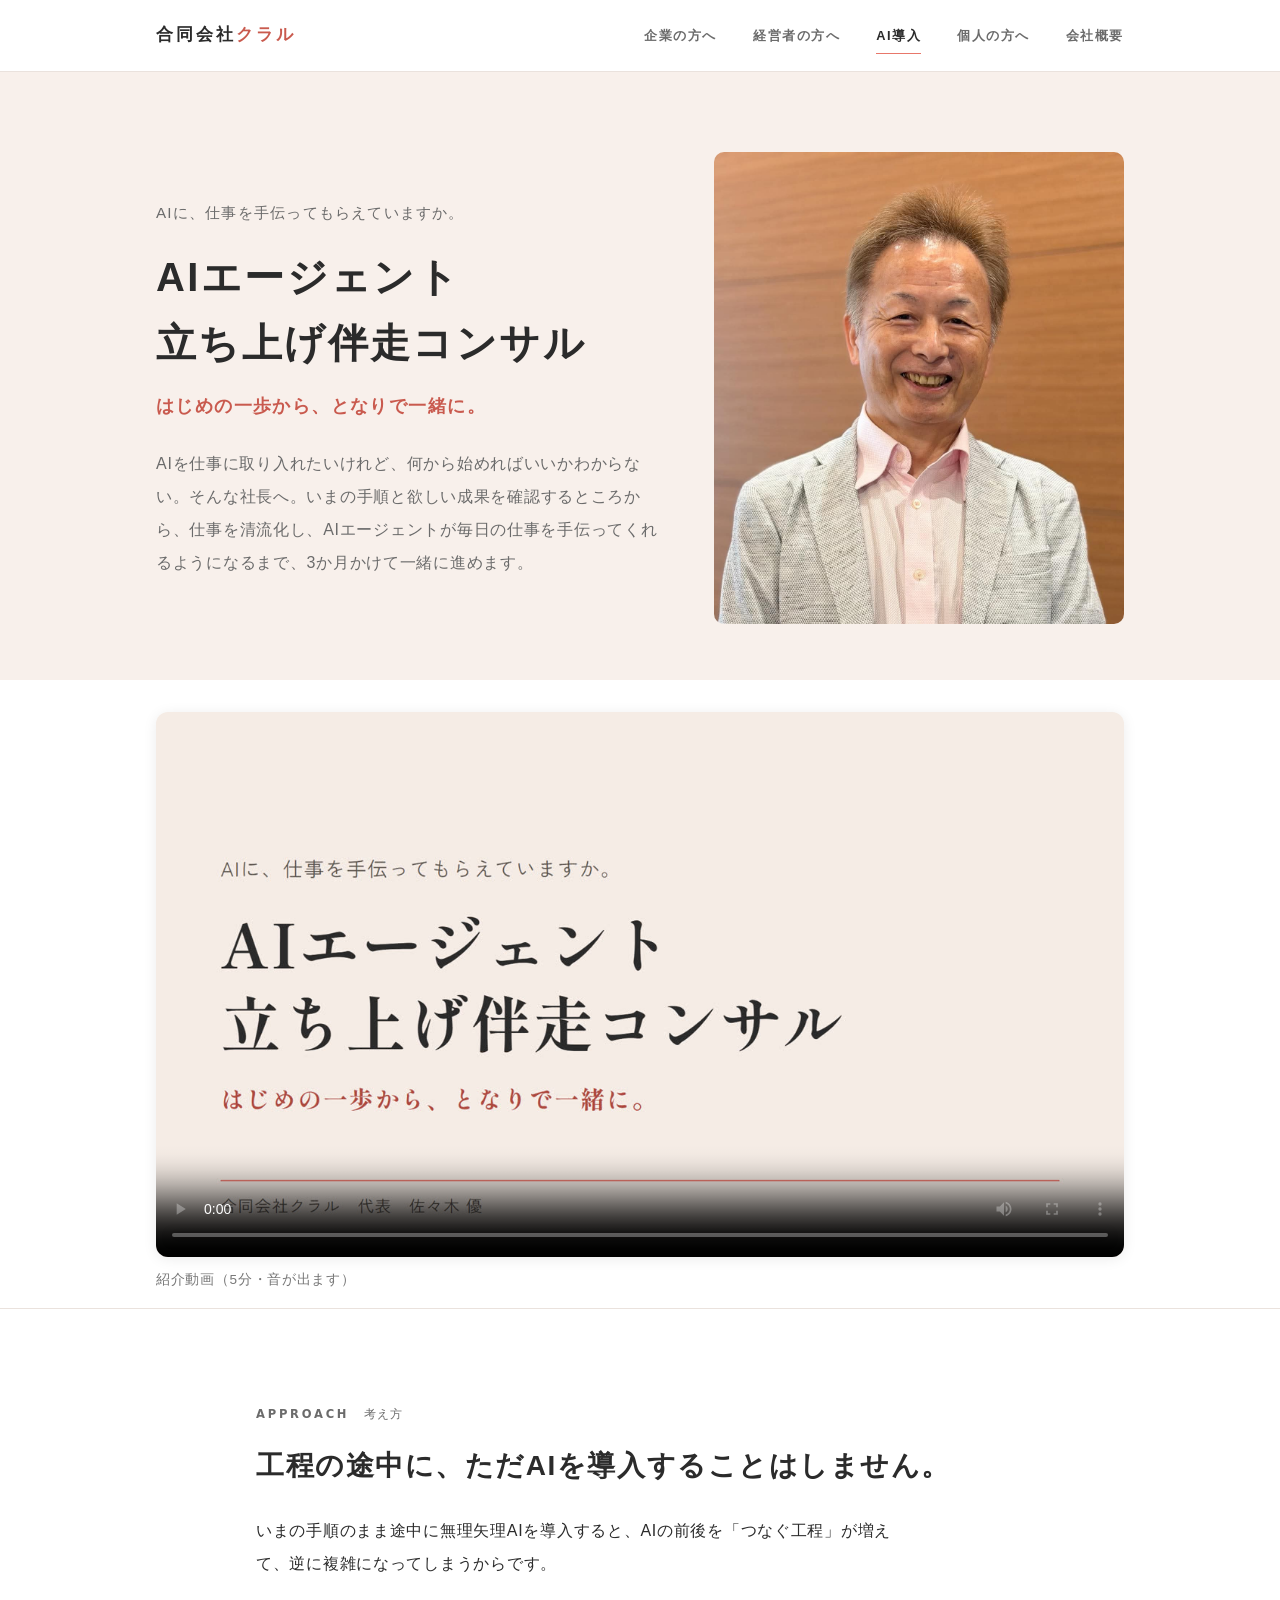
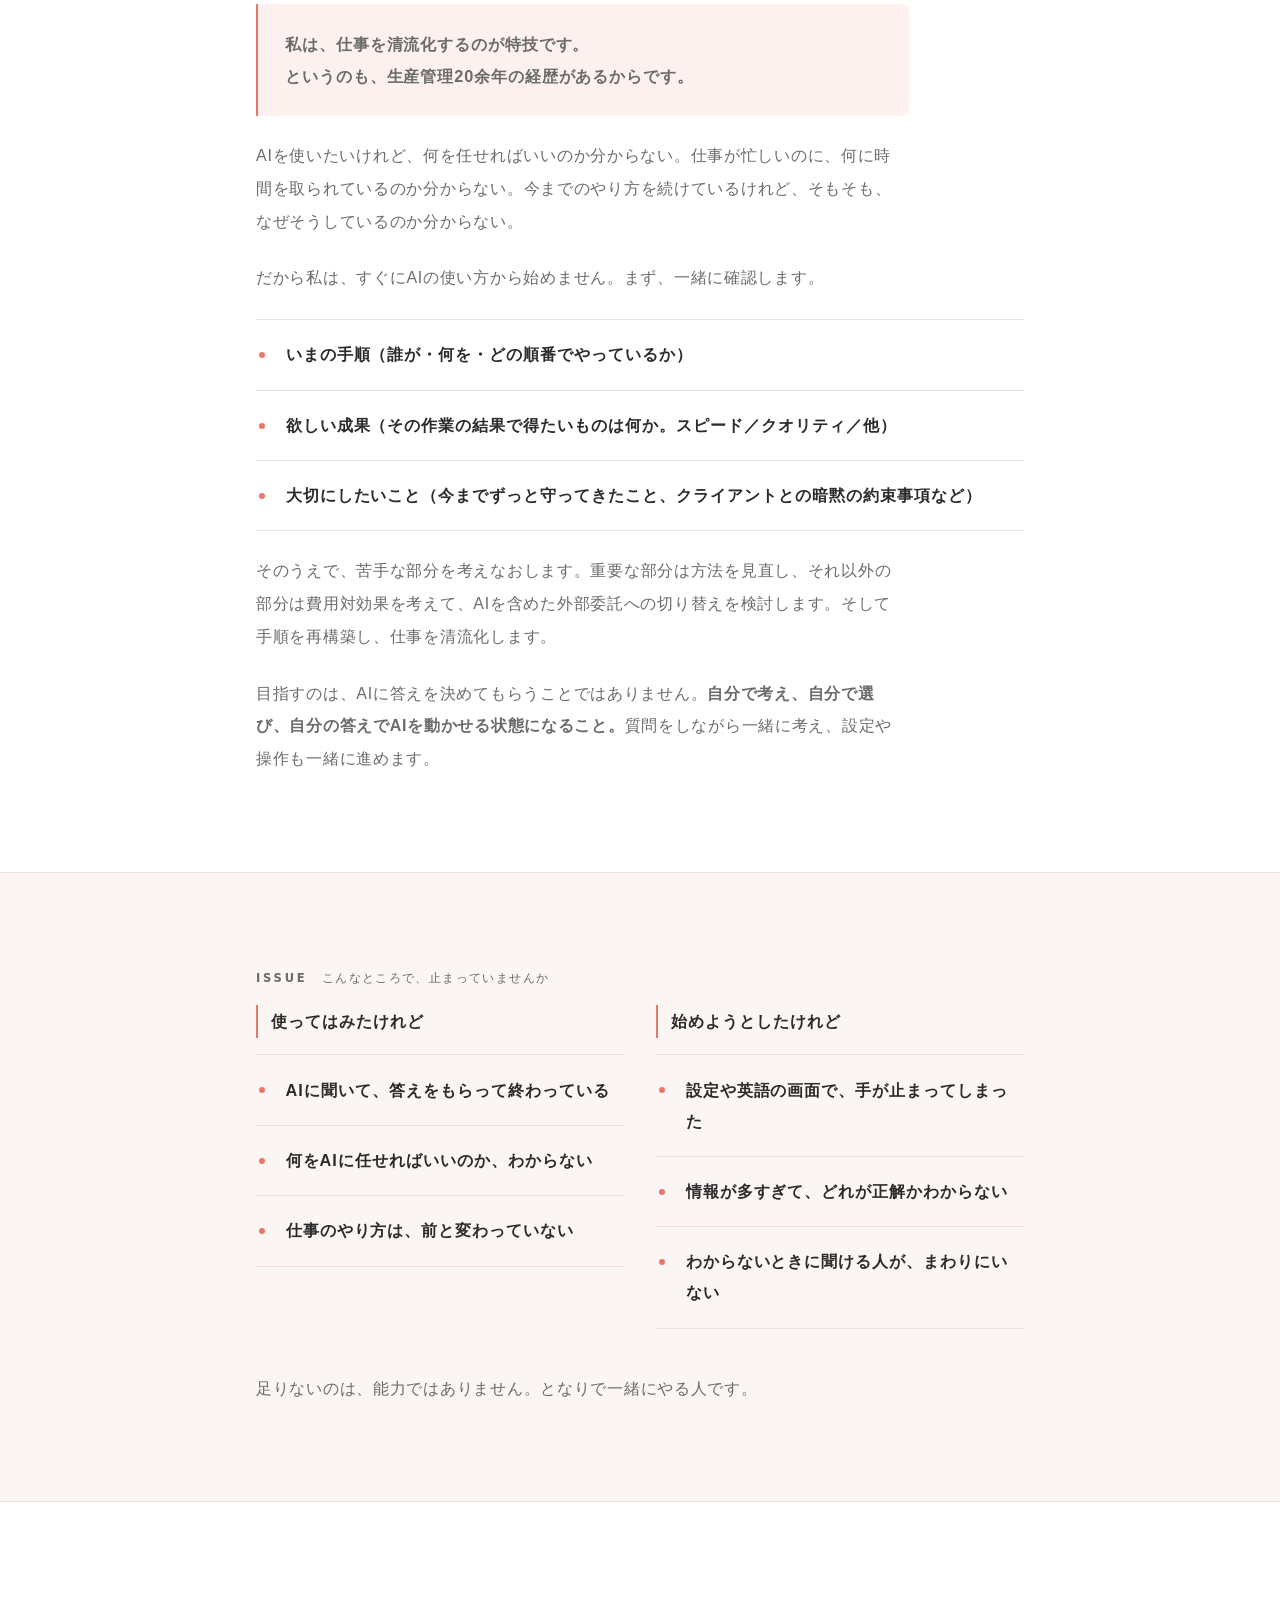
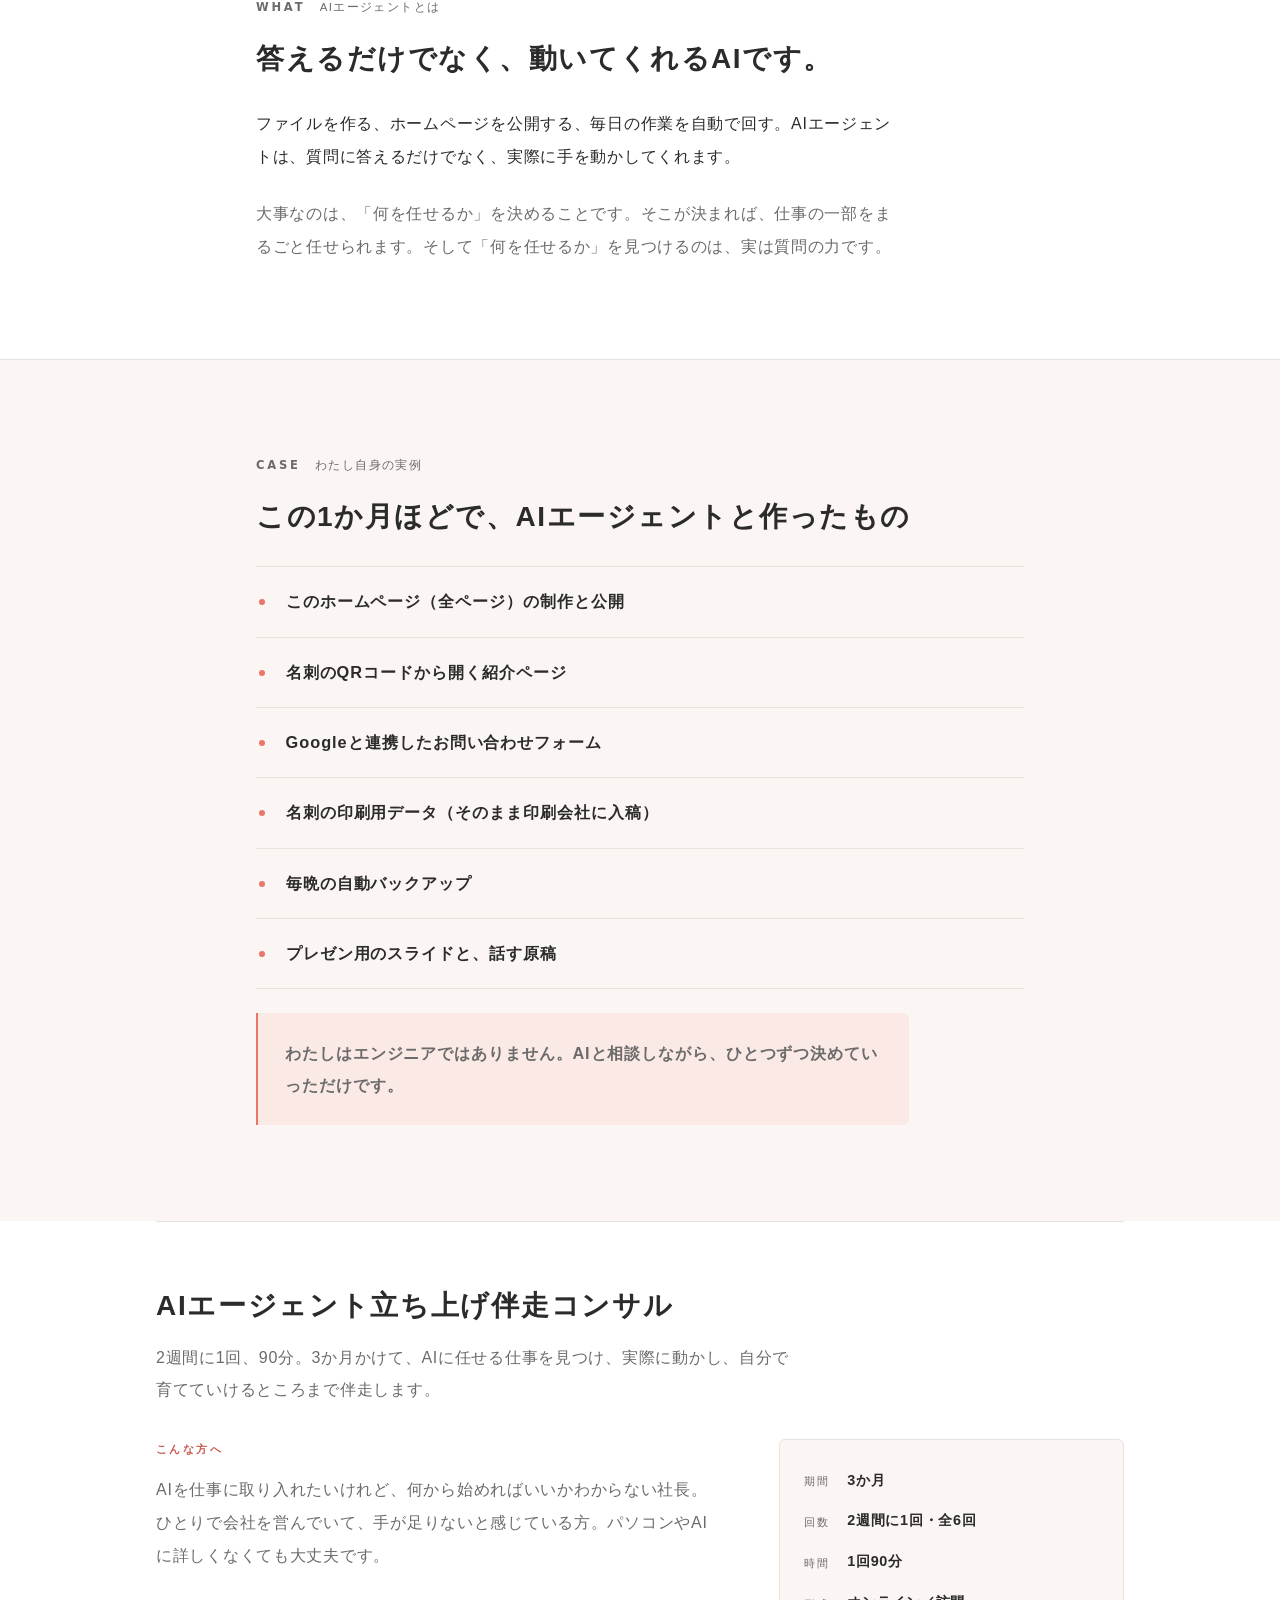
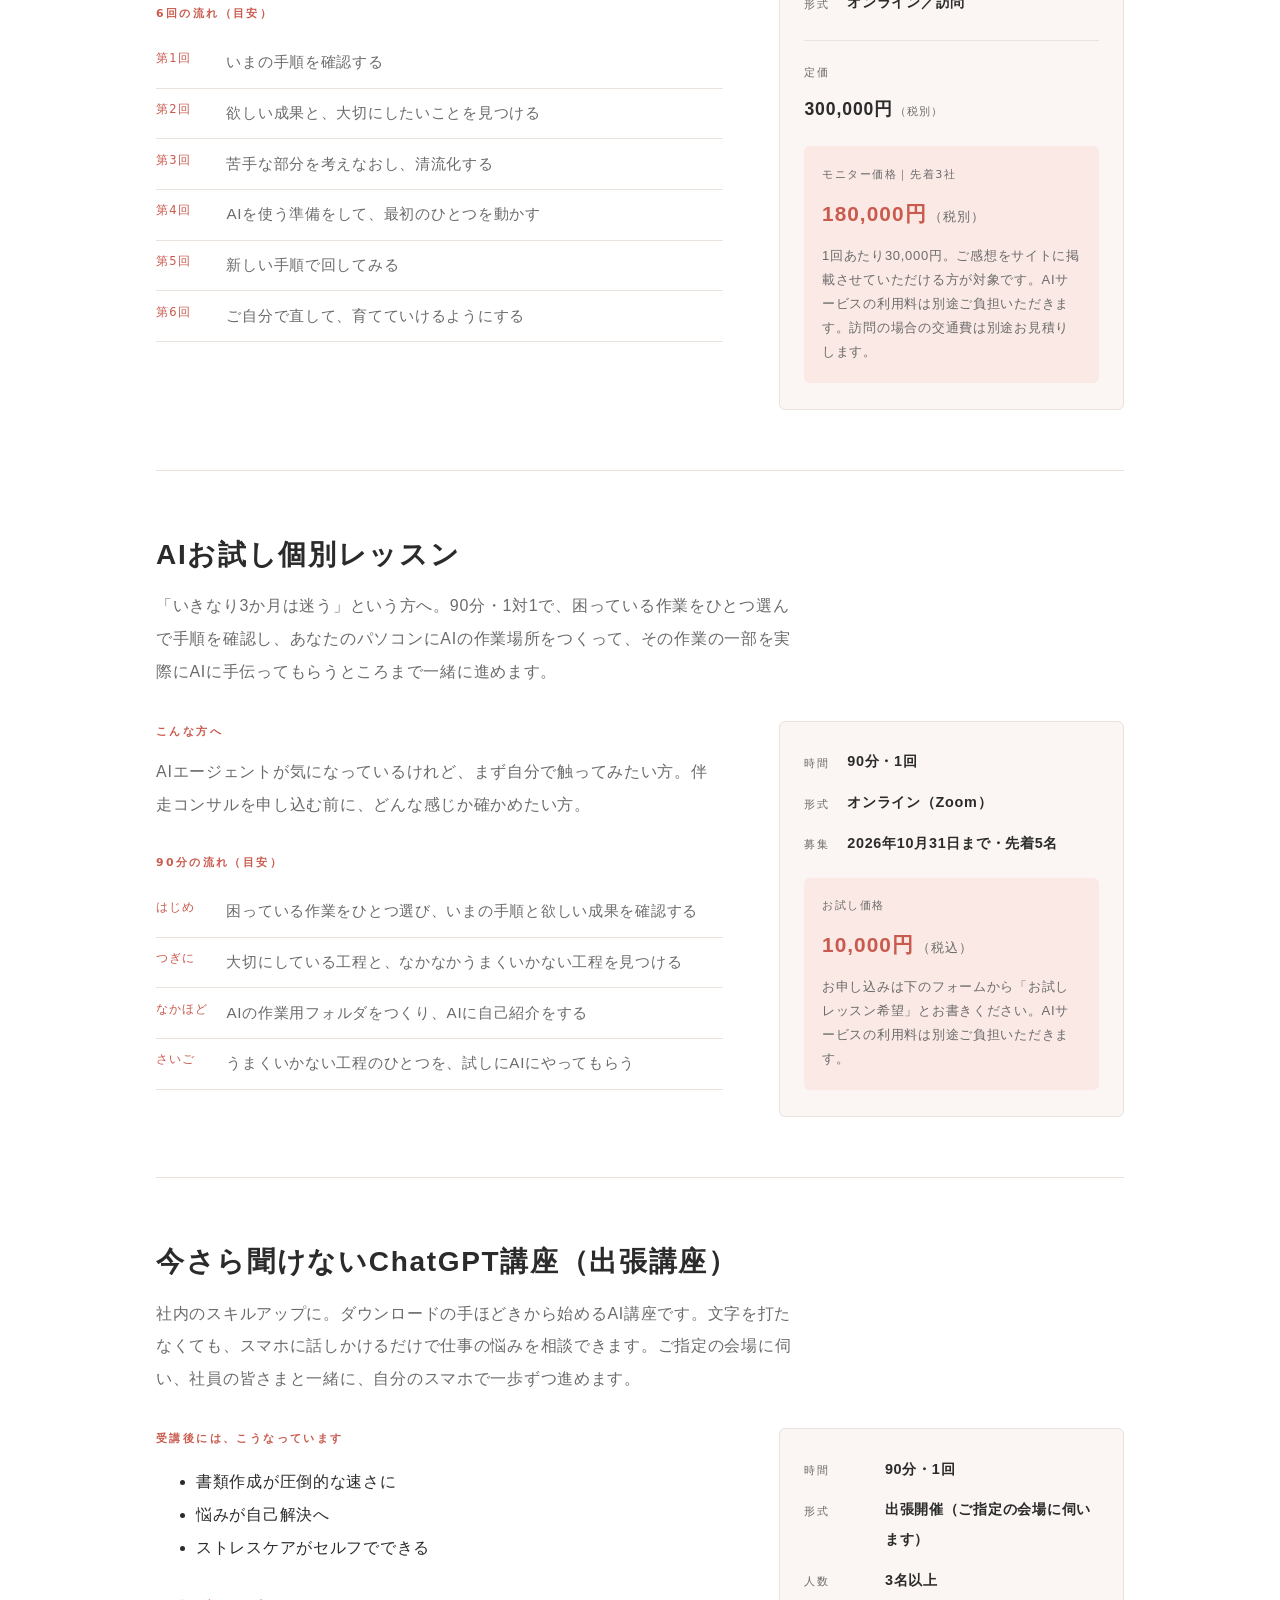
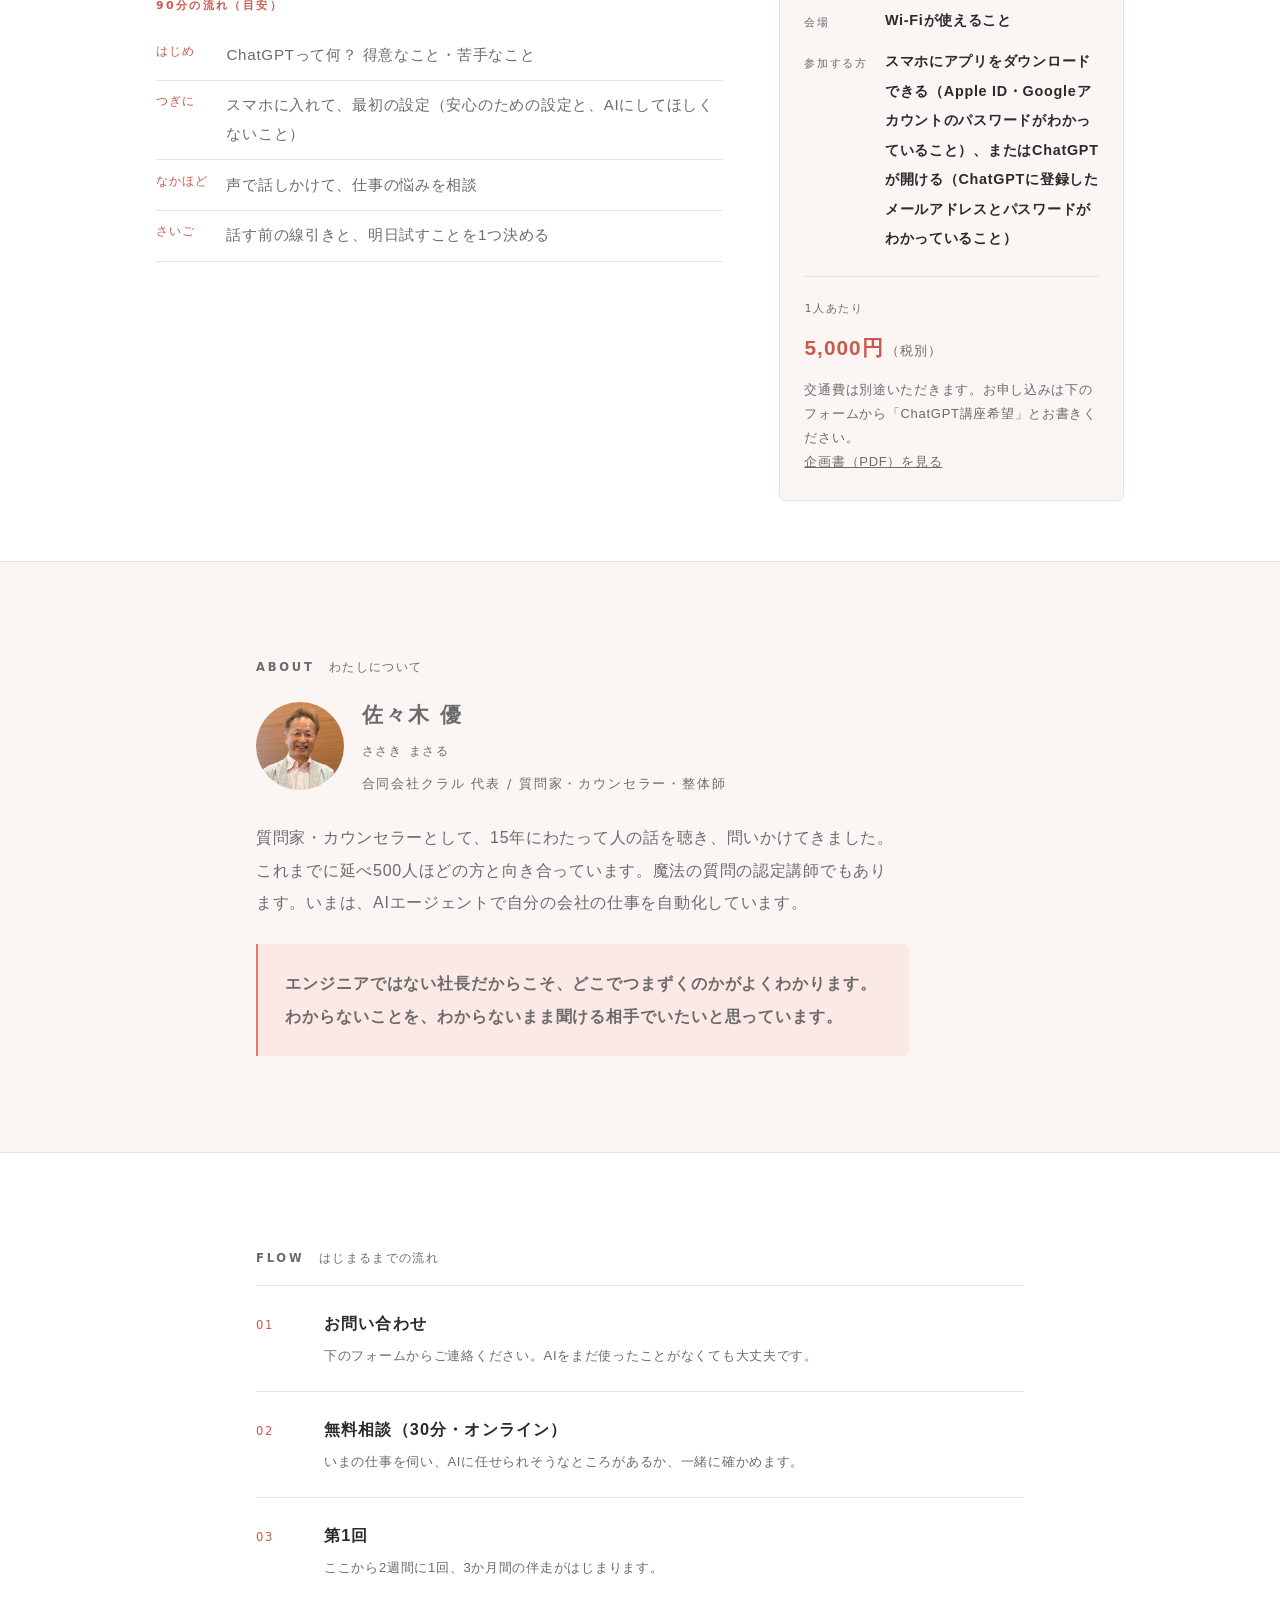
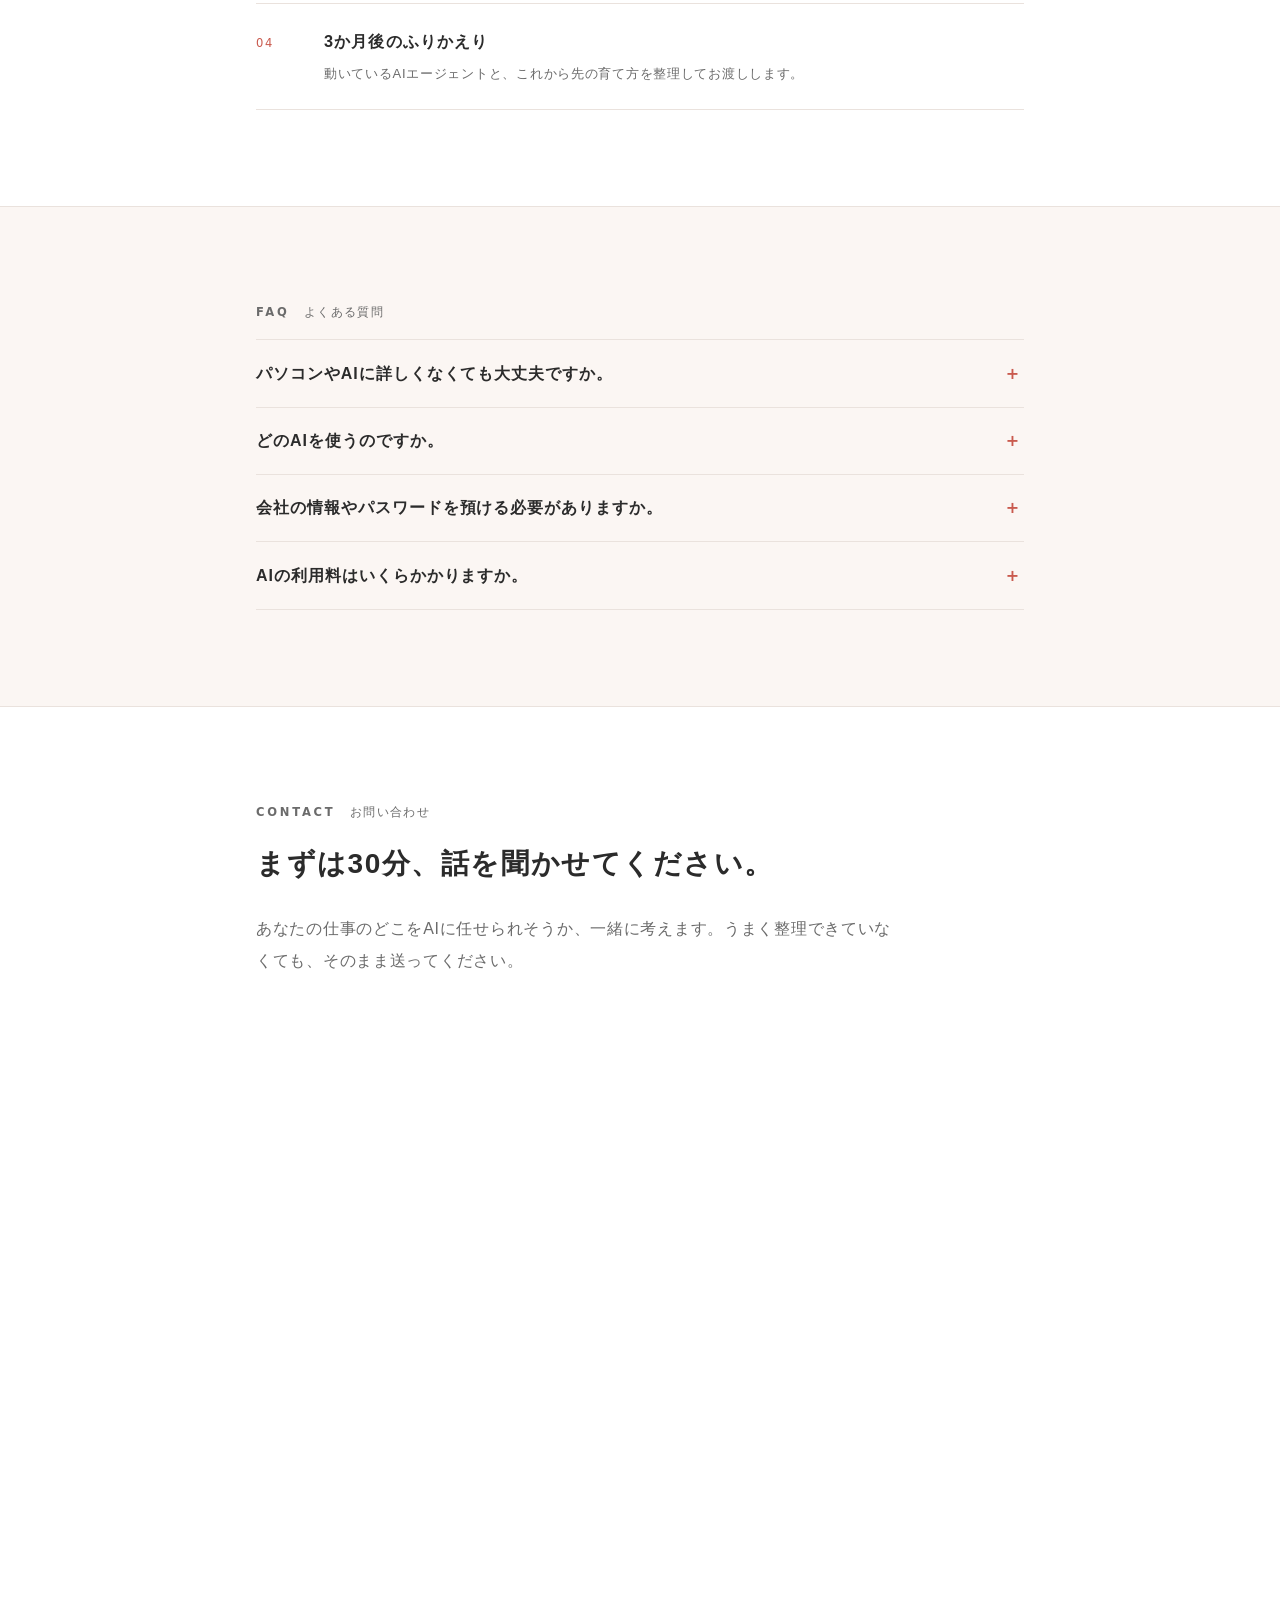
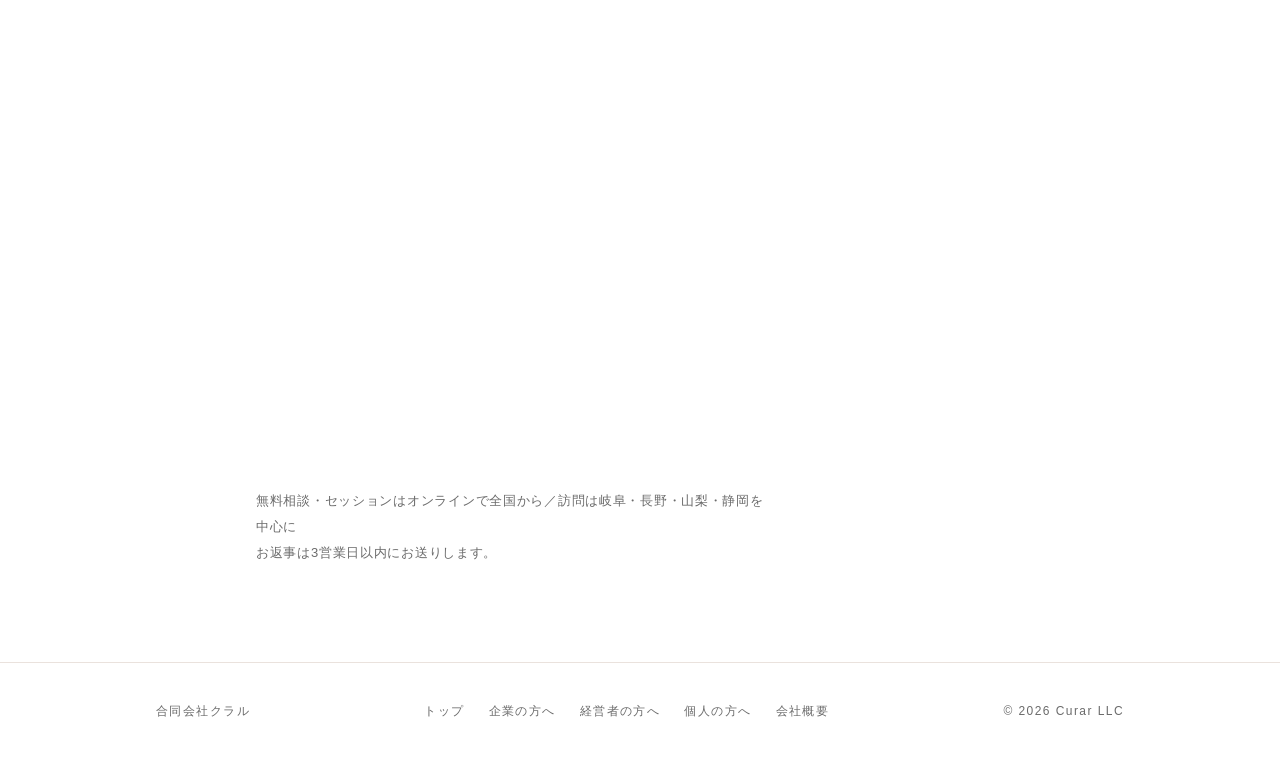
<file: ai.html>
<!doctype html>
<html lang="ja">
<head>
<meta charset="UTF-8">
<meta name="viewport" content="width=device-width, initial-scale=1">
<title>AIエージェント立ち上げ伴走コンサル｜合同会社クラル</title>
<meta name="description" content="AIを仕事に取り入れたいけれど、何から始めればいいかわからない社長へ。いまの手順と欲しい成果を確認するところから、仕事を清流化し、AIエージェントが毎日の仕事を手伝ってくれるようになるまで、3か月かけて一緒に進めます。">
<link rel="stylesheet" href="style.css">
<style>
  /* 紹介動画（スマホでもそのまま再生できるように幅いっぱい） */
  .video-wrap { margin: 2rem 0 0; }
  .video-wrap video { display: block; width: 100%; height: auto; border-radius: 12px; background: #fdfbfa; box-shadow: 0 2px 14px rgba(0,0,0,0.08); }
  .video-note { font-size: 0.85rem; color: #777; margin-top: 0.6rem; }
</style>
</head>
<body>

<header class="topbar">
  <div class="shell topbar-inner">
    <a class="brand" href="index.html">合同会社<span class="brand-mark">クラル</span></a>
    <nav class="topnav" aria-label="メインメニュー">
      <a href="program.html">企業の方へ</a>
      <a href="leader.html">経営者の方へ</a>
      <a href="ai.html" aria-current="page">AI導入</a>
      <a href="session.html">個人の方へ</a>
      <a href="company.html">会社概要</a>
    </nav>
  </div>
</header>

<main>

  <div class="hero-band">
    <section class="shell hero pagehead">
      <div>
        <p class="hero-ask">AIに、仕事を手伝ってもらえていますか。</p>
        <h1><span class="phrase">AIエージェント</span><br><span class="phrase">立ち上げ伴走コンサル</span></h1>
        <p class="hero-answer">はじめの一歩から、となりで一緒に。</p>
        <p>AIを仕事に取り入れたいけれど、何から始めればいいかわからない。そんな社長へ。いまの手順と欲しい成果を確認するところから、仕事を清流化し、AIエージェントが毎日の仕事を手伝ってくれるようになるまで、3か月かけて一緒に進めます。</p>
      </div>
      <figure class="hero-photo">
        <img src="images/profile.jpg" alt="合同会社クラル 代表 佐々木 優" width="1144" height="1308">
      </figure>
    </section>
  </div>

  <!-- ===== 紹介動画（11/18） ===== -->
  <section class="shell" id="video">
    <div class="video-wrap">
      <video controls playsinline preload="metadata" poster="videos/ai-bansou-poster.jpg">
        <source src="videos/ai-bansou.mp4" type="video/mp4">
        お使いのブラウザでは動画を再生できません。
      </video>
      <p class="video-note">紹介動画（5分・音が出ます）</p>
    </div>
  </section>

  <!-- ===== 考え方 ===== -->
  <div class="band" id="approach">
    <section class="shell sec">
      <p class="sec-label">Approach<span>考え方</span></p>
      <div class="sec-body">
        <h2>工程の途中に、ただAIを導入することはしません。</h2>
        <p class="lead-ink">いまの手順のまま途中に無理矢理AIを導入すると、AIの前後を「つなぐ工程」が増えて、逆に複雑になってしまうからです。</p>
        <p class="pull">私は、仕事を清流化するのが特技です。<br>というのも、生産管理20余年の経歴があるからです。</p>
        <p>AIを使いたいけれど、何を任せればいいのか分からない。仕事が忙しいのに、何に時間を取られているのか分からない。今までのやり方を続けているけれど、そもそも、なぜそうしているのか分からない。</p>
        <p>だから私は、すぐにAIの使い方から始めません。まず、一緒に確認します。</p>
        <ul class="issues">
          <li>いまの手順（誰が・何を・どの順番でやっているか）</li>
          <li>欲しい成果（その作業の結果で得たいものは何か。スピード／クオリティ／他）</li>
          <li>大切にしたいこと（今までずっと守ってきたこと、クライアントとの暗黙の約束事項など）</li>
        </ul>
        <p>そのうえで、苦手な部分を考えなおします。重要な部分は方法を見直し、それ以外の部分は費用対効果を考えて、AIを含めた外部委託への切り替えを検討します。そして手順を再構築し、仕事を清流化します。</p>
        <p>目指すのは、AIに答えを決めてもらうことではありません。<strong>自分で考え、自分で選び、自分の答えでAIを動かせる状態になること。</strong>質問をしながら一緒に考え、設定や操作も一緒に進めます。</p>
      </div>
    </section>
  </div>

  <!-- ===== こんなところで止まっていませんか ===== -->
  <div class="band band-tint">
    <section class="shell sec">
      <p class="sec-label">Issue<span>こんなところで、止まっていませんか</span></p>
      <div class="sec-body">
        <div class="bocchi">
          <div class="bocchi-item">
            <h3>使ってはみたけれど</h3>
            <ul class="issues">
              <li>AIに聞いて、答えをもらって終わっている</li>
              <li>何をAIに任せればいいのか、わからない</li>
              <li>仕事のやり方は、前と変わっていない</li>
            </ul>
          </div>
          <div class="bocchi-item">
            <h3>始めようとしたけれど</h3>
            <ul class="issues">
              <li>設定や英語の画面で、手が止まってしまった</li>
              <li>情報が多すぎて、どれが正解かわからない</li>
              <li>わからないときに聞ける人が、まわりにいない</li>
            </ul>
          </div>
        </div>
        <p>足りないのは、能力ではありません。となりで一緒にやる人です。</p>
      </div>
    </section>
  </div>

  <!-- ===== AIエージェントとは ===== -->
  <div class="band">
    <section class="shell sec">
      <p class="sec-label">What<span>AIエージェントとは</span></p>
      <div class="sec-body">
        <h2>答えるだけでなく、動いてくれるAIです。</h2>
        <p class="lead-ink">ファイルを作る、ホームページを公開する、毎日の作業を自動で回す。AIエージェントは、質問に答えるだけでなく、実際に手を動かしてくれます。</p>
        <p>大事なのは、「何を任せるか」を決めることです。そこが決まれば、仕事の一部をまるごと任せられます。そして「何を任せるか」を見つけるのは、実は質問の力です。</p>
      </div>
    </section>
  </div>

  <!-- ===== わたし自身の実例 ===== -->
  <div class="band band-tint">
    <section class="shell sec">
      <p class="sec-label">Case<span>わたし自身の実例</span></p>
      <div class="sec-body">
        <h2>この1か月ほどで、AIエージェントと作ったもの</h2>
        <ul class="issues">
          <li>このホームページ（全ページ）の制作と公開</li>
          <li>名刺のQRコードから開く紹介ページ</li>
          <li>Googleと連携したお問い合わせフォーム</li>
          <li>名刺の印刷用データ（そのまま印刷会社に入稿）</li>
          <li>毎晩の自動バックアップ</li>
          <li>プレゼン用のスライドと、話す原稿</li>
        </ul>
        <p class="pull">わたしはエンジニアではありません。AIと相談しながら、ひとつずつ決めていっただけです。</p>
      </div>
    </section>
  </div>

  <!-- ===== プログラム ===== -->
  <div class="shell">
    <article class="course" id="program">
      <h2>AIエージェント立ち上げ伴走コンサル</h2>
      <p class="course-sub">2週間に1回、90分。3か月かけて、AIに任せる仕事を見つけ、実際に動かし、自分で育てていけるところまで伴走します。</p>

      <div class="course-grid">
        <div>
          <div class="course-block">
            <h3>こんな方へ</h3>
            <p>AIを仕事に取り入れたいけれど、何から始めればいいかわからない社長。ひとりで会社を営んでいて、手が足りないと感じている方。パソコンやAIに詳しくなくても大丈夫です。</p>
          </div>

          <div class="course-block">
            <h3>6回の流れ（目安）</h3>
            <ul class="steps">
              <li data-time="第1回">いまの手順を確認する</li>
              <li data-time="第2回">欲しい成果と、大切にしたいことを見つける</li>
              <li data-time="第3回">苦手な部分を考えなおし、清流化する</li>
              <li data-time="第4回">AIを使う準備をして、最初のひとつを動かす</li>
              <li data-time="第5回">新しい手順で回してみる</li>
              <li data-time="第6回">ご自分で直して、育てていけるようにする</li>
            </ul>
          </div>
        </div>

        <div class="spec-card">
          <dl>
            <dt>期間</dt><dd>3か月</dd>
            <dt>回数</dt><dd>2週間に1回・全6回</dd>
            <dt>時間</dt><dd>1回90分</dd>
            <dt>形式</dt><dd>オンライン／訪問</dd>
          </dl>
          <div class="price">
            <p class="price-label">定価</p>
            <p class="price-figure price-regular">300,000円<small>（税別）</small></p>
          </div>
          <div class="price price-monitor">
            <p class="price-label">モニター価格｜先着3社</p>
            <p class="price-figure">180,000円<small>（税別）</small></p>
            <p class="price-note">1回あたり30,000円。ご感想をサイトに掲載させていただける方が対象です。AIサービスの利用料は別途ご負担いただきます。訪問の場合の交通費は別途お見積りします。</p>
          </div>
        </div>
      </div>
    </article>
  </div>

  <!-- ===== お試しレッスン（2026年10月限定） ===== -->
  <div class="shell">
    <article class="course" id="trial">
      <h2>AIお試し個別レッスン</h2>
      <p class="course-sub">「いきなり3か月は迷う」という方へ。90分・1対1で、困っている作業をひとつ選んで手順を確認し、あなたのパソコンにAIの作業場所をつくって、その作業の一部を実際にAIに手伝ってもらうところまで一緒に進めます。</p>

      <div class="course-grid">
        <div>
          <div class="course-block">
            <h3>こんな方へ</h3>
            <p>AIエージェントが気になっているけれど、まず自分で触ってみたい方。伴走コンサルを申し込む前に、どんな感じか確かめたい方。</p>
          </div>

          <div class="course-block">
            <h3>90分の流れ（目安）</h3>
            <ul class="steps">
              <li data-time="はじめ">困っている作業をひとつ選び、いまの手順と欲しい成果を確認する</li>
              <li data-time="つぎに">大切にしている工程と、なかなかうまくいかない工程を見つける</li>
              <li data-time="なかほど">AIの作業用フォルダをつくり、AIに自己紹介をする</li>
              <li data-time="さいご">うまくいかない工程のひとつを、試しにAIにやってもらう</li>
            </ul>
          </div>
        </div>

        <div class="spec-card">
          <dl>
            <dt>時間</dt><dd>90分・1回</dd>
            <dt>形式</dt><dd>オンライン（Zoom）</dd>
            <dt>募集</dt><dd>2026年10月31日まで・先着5名</dd>
          </dl>
          <div class="price price-monitor">
            <p class="price-label">お試し価格</p>
            <p class="price-figure">10,000円<small>（税込）</small></p>
            <p class="price-note">お申し込みは下のフォームから「お試しレッスン希望」とお書きください。AIサービスの利用料は別途ご負担いただきます。</p>
          </div>
        </div>
      </div>
    </article>

    <article class="course" id="chatgpt">
      <h2>今さら聞けないChatGPT講座（出張講座）</h2>
      <p class="course-sub">社内のスキルアップに。ダウンロードの手ほどきから始めるAI講座です。文字を打たなくても、スマホに話しかけるだけで仕事の悩みを相談できます。ご指定の会場に伺い、社員の皆さまと一緒に、自分のスマホで一歩ずつ進めます。</p>

      <div class="course-grid">
        <div>
          <div class="course-block">
            <h3>受講後には、こうなっています</h3>
            <ul>
              <li>書類作成が圧倒的な速さに</li>
              <li>悩みが自己解決へ</li>
              <li>ストレスケアがセルフでできる</li>
            </ul>
          </div>

          <div class="course-block">
            <h3>90分の流れ（目安）</h3>
            <ul class="steps">
              <li data-time="はじめ">ChatGPTって何？ 得意なこと・苦手なこと</li>
              <li data-time="つぎに">スマホに入れて、最初の設定（安心のための設定と、AIにしてほしくないこと）</li>
              <li data-time="なかほど">声で話しかけて、仕事の悩みを相談</li>
              <li data-time="さいご">話す前の線引きと、明日試すことを1つ決める</li>
            </ul>
          </div>
        </div>

        <div class="spec-card">
          <dl>
            <dt>時間</dt><dd>90分・1回</dd>
            <dt>形式</dt><dd>出張開催（ご指定の会場に伺います）</dd>
            <dt>人数</dt><dd>3名以上</dd>
            <dt>会場</dt><dd>Wi-Fiが使えること</dd>
            <dt>参加する方</dt><dd>スマホにアプリをダウンロードできる（Apple ID・Googleアカウントのパスワードがわかっていること）、またはChatGPTが開ける（ChatGPTに登録したメールアドレスとパスワードがわかっていること）</dd>
          </dl>
          <div class="price">
            <p class="price-label">1人あたり</p>
            <p class="price-figure">5,000円<small>（税別）</small></p>
            <p class="price-note">交通費は別途いただきます。お申し込みは下のフォームから「ChatGPT講座希望」とお書きください。<br><a href="chatgpt-kikaku.pdf" target="_blank" rel="noopener">企画書（PDF）を見る</a></p>
          </div>
        </div>
      </div>
    </article>
  </div>

  <!-- ===== わたしについて ===== -->
  <div class="band band-tint" id="about">
    <section class="shell sec">
      <p class="sec-label">About<span>わたしについて</span></p>
      <div class="sec-body">
        <div class="about-head">
          <img class="about-photo" src="images/profile.jpg" alt="" width="88" height="88">
          <div>
            <p class="about-name">佐々木 優<small>ささき まさる</small></p>
            <p class="about-role">合同会社クラル 代表 / 質問家・カウンセラー・整体師</p>
          </div>
        </div>
        <p>質問家・カウンセラーとして、15年にわたって人の話を聴き、問いかけてきました。これまでに延べ500人ほどの方と向き合っています。魔法の質問の認定講師でもあります。いまは、AIエージェントで自分の会社の仕事を自動化しています。</p>
        <p class="pull">エンジニアではない社長だからこそ、どこでつまずくのかがよくわかります。わからないことを、わからないまま聞ける相手でいたいと思っています。</p>
      </div>
    </section>
  </div>

  <!-- ===== 流れ ===== -->
  <div class="band" id="flow">
    <section class="shell sec">
      <p class="sec-label">Flow<span>はじまるまでの流れ</span></p>
      <div class="sec-body">
        <ol class="flow">
          <li><div><strong>お問い合わせ</strong><span>下のフォームからご連絡ください。AIをまだ使ったことがなくても大丈夫です。</span></div></li>
          <li><div><strong>無料相談（30分・オンライン）</strong><span>いまの仕事を伺い、AIに任せられそうなところがあるか、一緒に確かめます。</span></div></li>
          <li><div><strong>第1回</strong><span>ここから2週間に1回、3か月間の伴走がはじまります。</span></div></li>
          <li><div><strong>3か月後のふりかえり</strong><span>動いているAIエージェントと、これから先の育て方を整理してお渡しします。</span></div></li>
        </ol>
      </div>
    </section>
  </div>

  <!-- ===== よくある質問 ===== -->
  <div class="band band-tint" id="faq">
    <section class="shell sec">
      <p class="sec-label">FAQ<span>よくある質問</span></p>
      <div class="sec-body">
        <div class="faq">
          <details>
            <summary>パソコンやAIに詳しくなくても大丈夫ですか。</summary>
            <p>大丈夫です。わたし自身もエンジニアではありません。専門用語はできるだけ使わず、画面を一緒に見ながら、ひとつずつ進めます。</p>
          </details>
          <details>
            <summary>どのAIを使うのですか。</summary>
            <p>Claude（クロード）など、目的や使い方に合ったものを一緒に選びます。すでに使っているサービスがあれば、それを生かす形でも進められます。</p>
          </details>
          <details>
            <summary>会社の情報やパスワードを預ける必要がありますか。</summary>
            <p>パスワードなどを私がお預かりすることはありません。ログインや支払いの入力は、ご本人にしていただきます。AIにどこまでの情報を渡すかも、最初に一緒に決めます。</p>
          </details>
          <details>
            <summary>AIの利用料はいくらかかりますか。</summary>
            <p>使うサービスによりますが、月に数千円ほどからが目安です。コンサルの料金とは別に、ご自身で契約していただきます。</p>
          </details>
        </div>
      </div>
    </section>
  </div>

  <!-- ===== お問い合わせ ===== -->
  <div class="band" id="contact">
    <section class="shell sec">
      <p class="sec-label">Contact<span>お問い合わせ</span></p>
      <div class="sec-body">
        <h2>まずは30分、話を聞かせてください。</h2>
        <p>あなたの仕事のどこをAIに任せられそうか、一緒に考えます。うまく整理できていなくても、そのまま送ってください。</p>

        <!-- AI導入向けのGoogleフォーム（04_scripts/create_ai_form.py で作成） -->
        <iframe class="gform gform-xlong" src="https://docs.google.com/forms/d/e/1FAIpQLSeq-FZe9WMKcOYFkylFNpNHQtzrkGvj_T7WfnW3YraRkWLfmw/viewform?embedded=true" title="AIエージェント立ち上げ伴走コンサル お問い合わせフォーム" loading="lazy">読み込んでいます…</iframe>

        <p class="contact-note">
          無料相談・セッションはオンラインで全国から／訪問は岐阜・長野・山梨・静岡を中心に<br>
          お返事は3営業日以内にお送りします。
        </p>
      </div>
    </section>
  </div>

</main>

<footer class="foot">
  <div class="shell foot-inner">
    <span>合同会社クラル</span>
    <nav class="foot-nav" aria-label="フッターメニュー">
      <a href="index.html">トップ</a>
      <a href="program.html">企業の方へ</a>
      <a href="leader.html">経営者の方へ</a>
      <a href="session.html">個人の方へ</a>
      <a href="company.html">会社概要</a>
    </nav>
    <span>© 2026 Curar LLC</span>
  </div>
</footer>

</body>
</html>
</file>
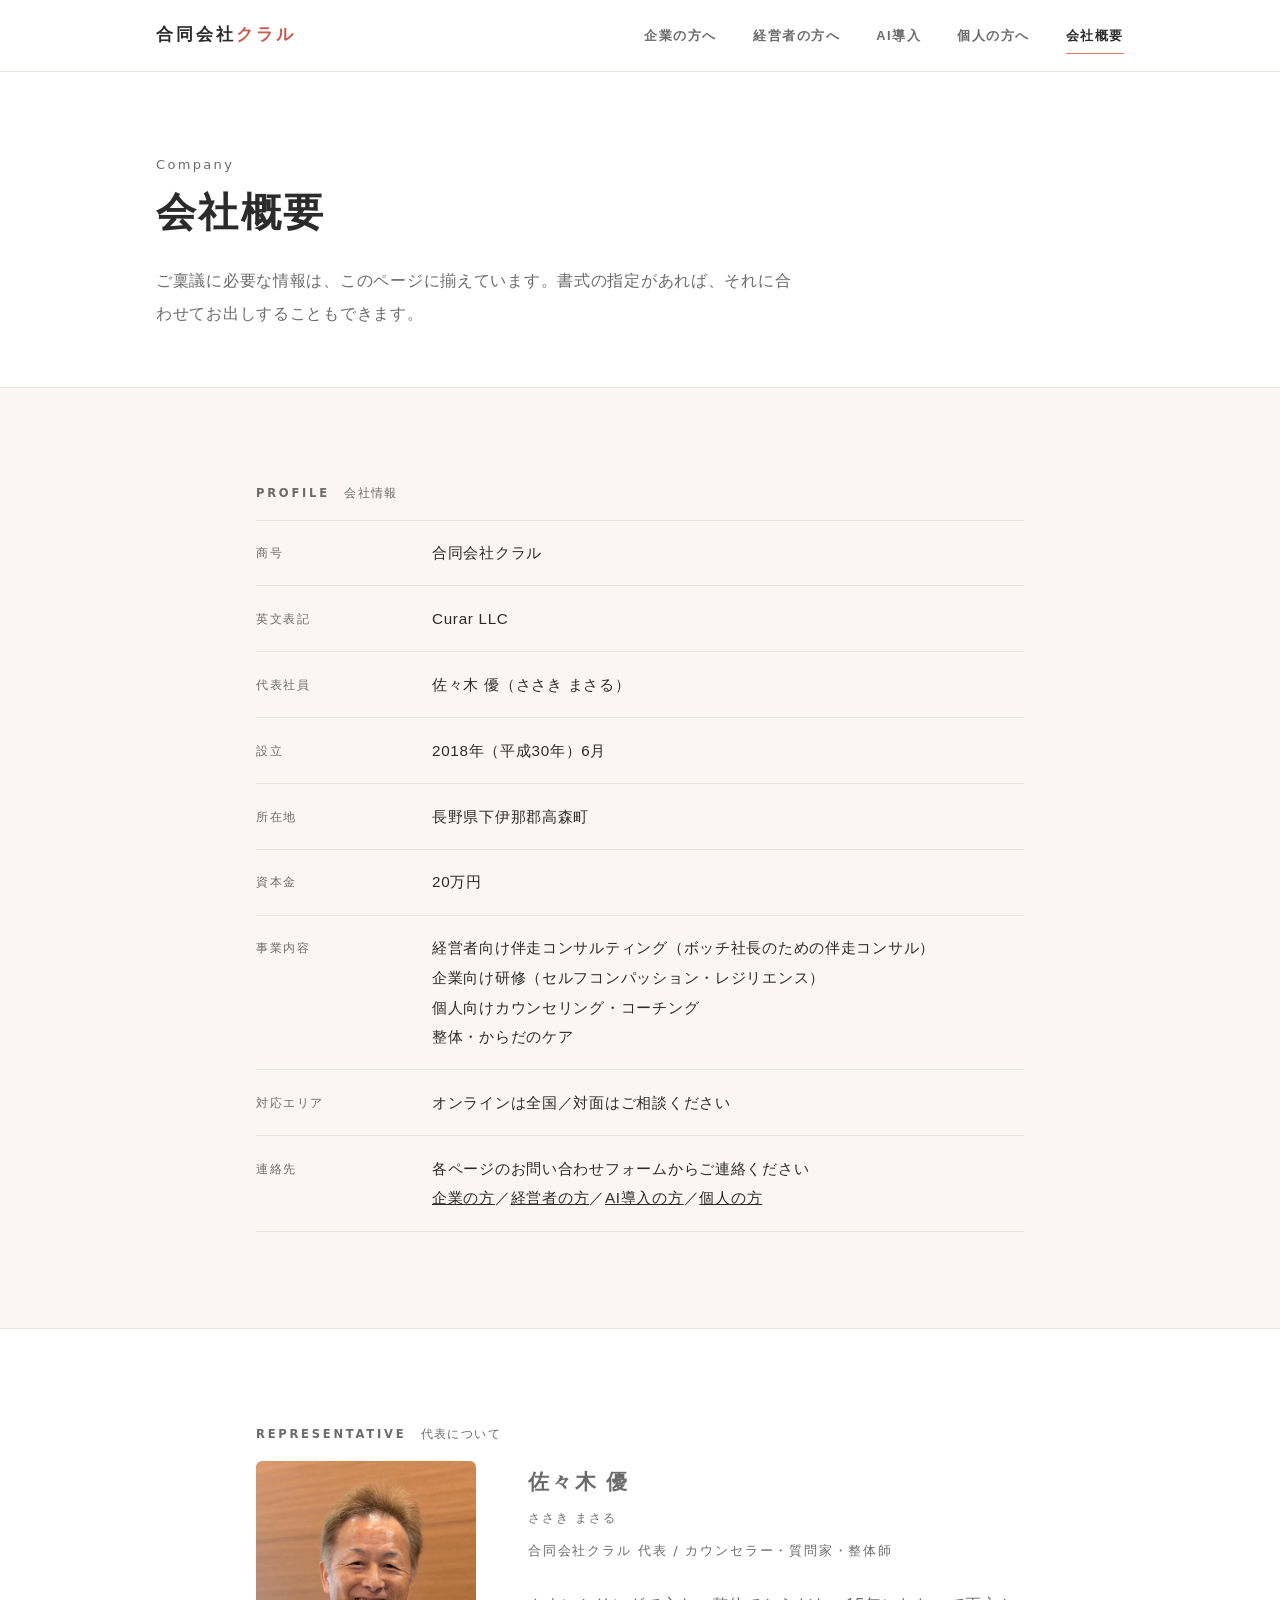
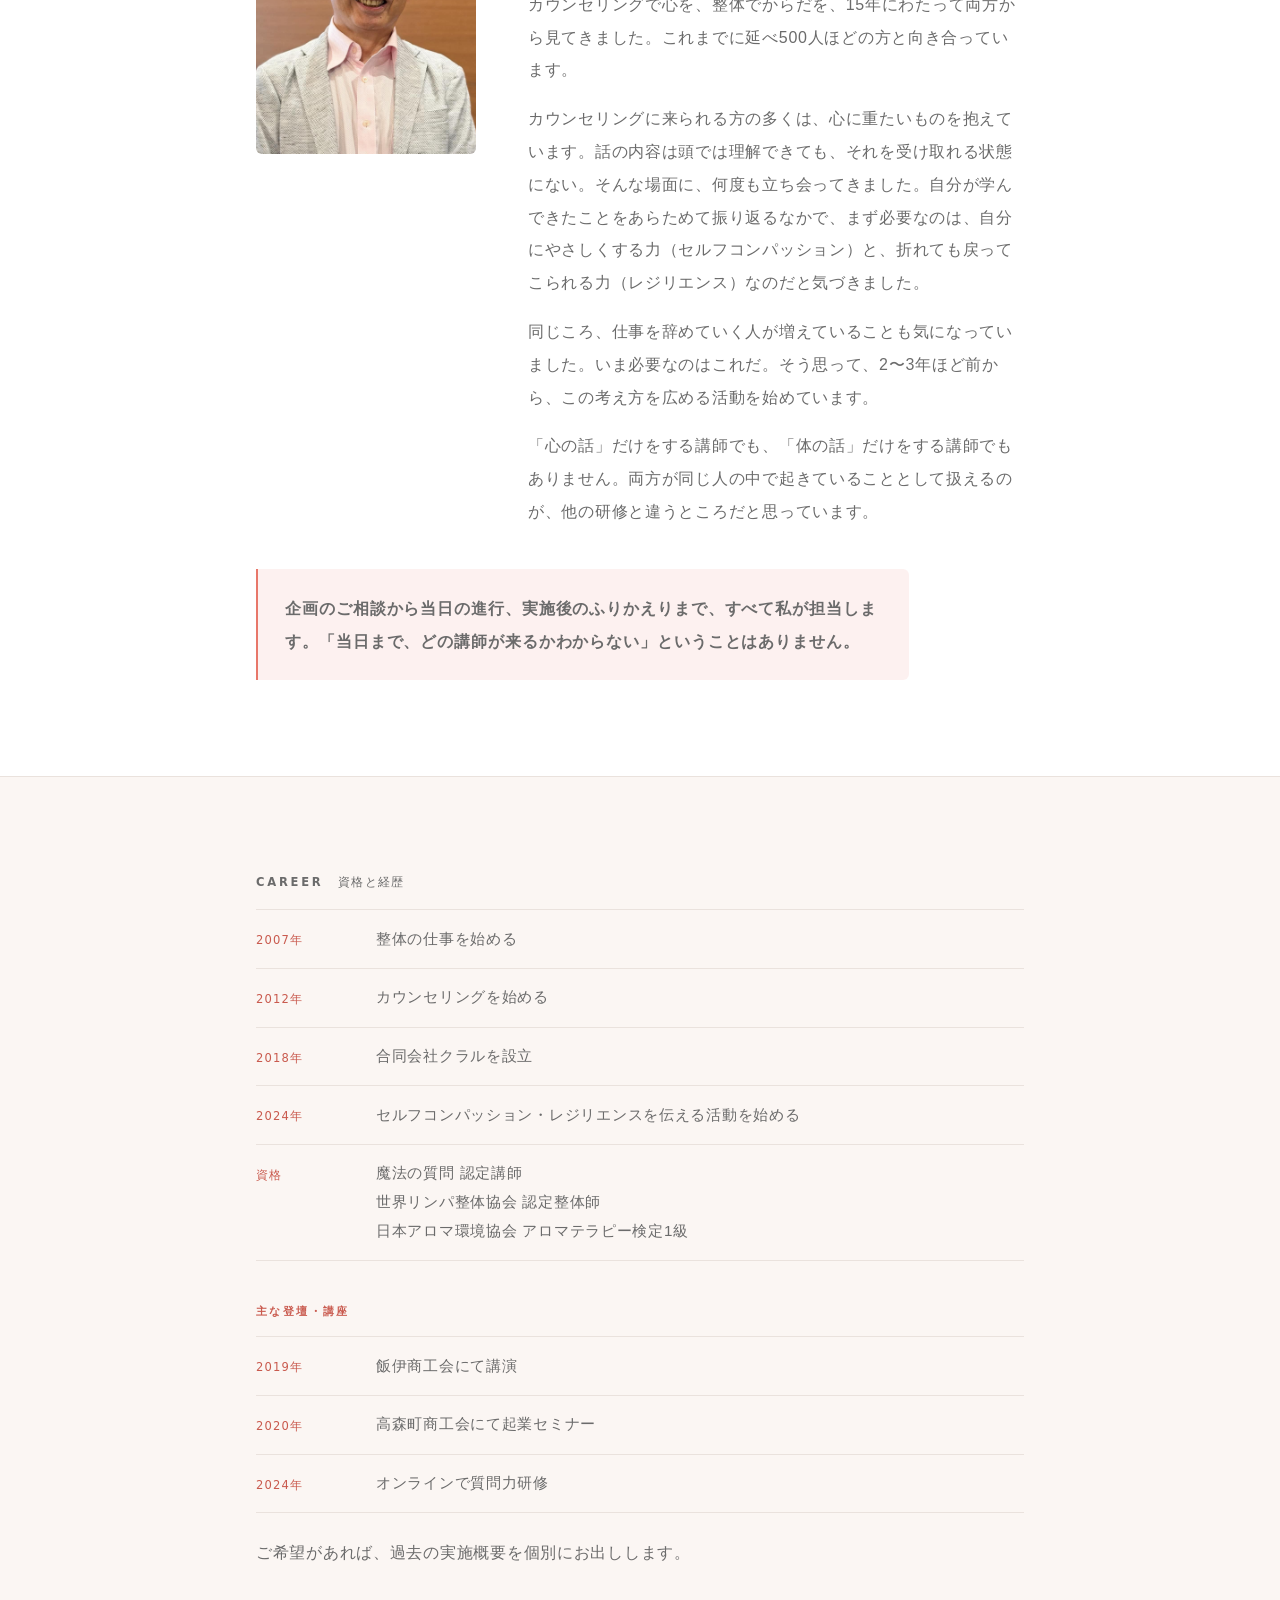
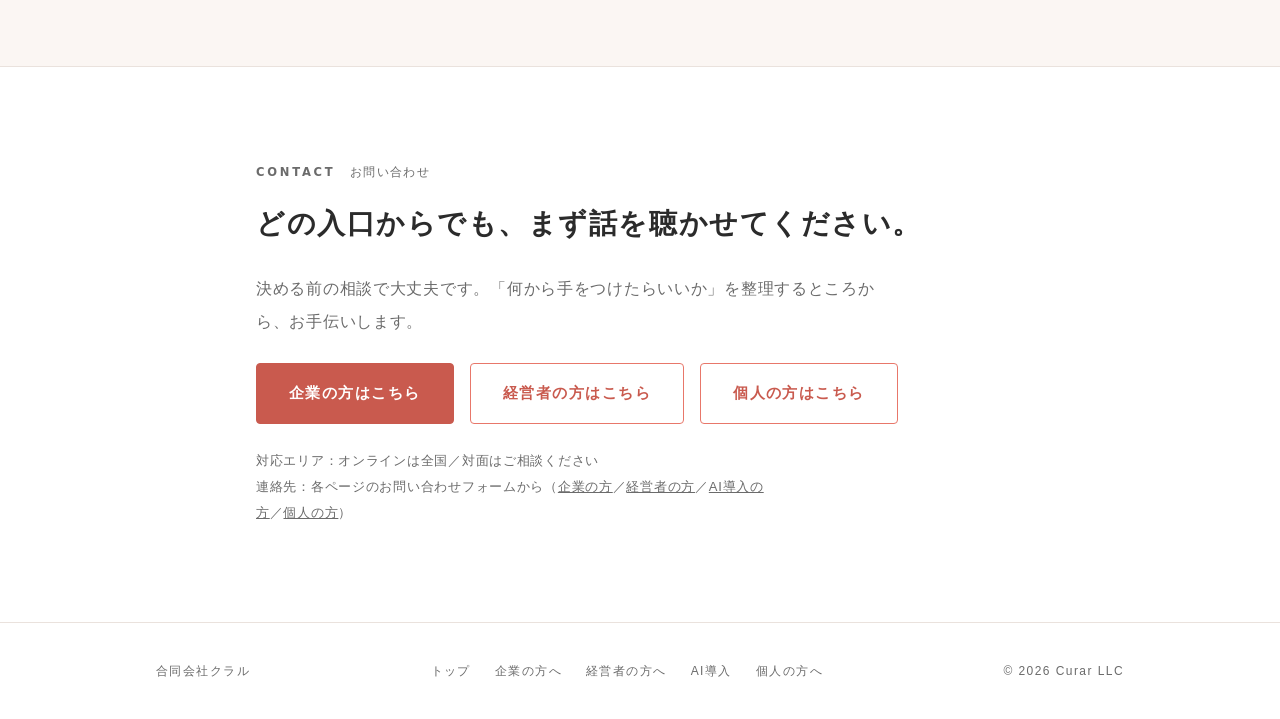
<file: company.html>
<!doctype html>
<html lang="ja">
<head>
<meta charset="UTF-8">
<meta name="viewport" content="width=device-width, initial-scale=1">
<title>会社概要｜合同会社クラル</title>
<meta name="description" content="合同会社クラルの会社概要と、代表・佐々木 優の経歴。カウンセラー・整体師として心とからだの両方から関わってきました。">
<link rel="stylesheet" href="style.css">
</head>
<body>

<header class="topbar">
  <div class="shell topbar-inner">
    <a class="brand" href="index.html">合同会社<span class="brand-mark">クラル</span></a>
    <nav class="topnav" aria-label="メインメニュー">
      <a href="program.html">企業の方へ</a>
      <a href="leader.html">経営者の方へ</a>
      <a href="ai.html">AI導入</a>
      <a href="session.html">個人の方へ</a>
      <a href="company.html" aria-current="page">会社概要</a>
    </nav>
  </div>
</header>

<main>

  <section class="shell pagehead">
    <p class="eyebrow">Company</p>
    <h1>会社概要</h1>
    <p>ご稟議に必要な情報は、このページに揃えています。書式の指定があれば、それに合わせてお出しすることもできます。</p>
  </section>

  <!-- ===== 会社情報 ===== -->
  <div class="band band-tint">
    <section class="shell sec">
      <p class="sec-label">Profile<span>会社情報</span></p>
      <div class="sec-body">
        <div class="table-scroll">
          <table class="spec-table">
            <tbody>
              <tr><th>商号</th><td>合同会社クラル</td></tr>
              <tr><th>英文表記</th><td>Curar LLC</td></tr>
              <tr><th>代表社員</th><td>佐々木 優（ささき まさる）</td></tr>
              <tr><th>設立</th><td>2018年（平成30年）6月</td></tr>
              <tr><th>所在地</th><td>長野県下伊那郡高森町</td></tr>
              <tr><th>資本金</th><td>20万円</td></tr>
              <tr><th>事業内容</th><td>経営者向け伴走コンサルティング（ボッチ社長のための伴走コンサル）<br>企業向け研修（セルフコンパッション・レジリエンス）<br>個人向けカウンセリング・コーチング<br>整体・からだのケア</td></tr>
              <tr><th>対応エリア</th><td>オンラインは全国／対面はご相談ください</td></tr>
              <tr><th>連絡先</th><td>各ページのお問い合わせフォームからご連絡ください<br><a href="program.html#contact">企業の方</a>／<a href="leader.html#contact">経営者の方</a>／<a href="ai.html#contact">AI導入の方</a>／<a href="session.html#contact">個人の方</a></td></tr>
            </tbody>
          </table>
        </div>
      </div>
    </section>
  </div>

  <!-- ===== 代表プロフィール ===== -->
  <div class="band" id="profile">
    <section class="shell sec">
      <p class="sec-label">Representative<span>代表について</span></p>
      <div class="sec-body">
        <div class="profile">
          <img class="portrait-photo" src="images/profile.jpg" alt="合同会社クラル 代表 佐々木 優" width="1144" height="1308">
          <div>
            <p class="about-name">佐々木 優<small>ささき まさる</small></p>
            <p class="about-role">合同会社クラル 代表 / カウンセラー・質問家・整体師</p>

            <p style="margin-top:1.5rem">カウンセリングで心を、整体でからだを、15年にわたって両方から見てきました。これまでに延べ500人ほどの方と向き合っています。</p>

            <p>カウンセリングに来られる方の多くは、心に重たいものを抱えています。話の内容は頭では理解できても、それを受け取れる状態にない。そんな場面に、何度も立ち会ってきました。自分が学んできたことをあらためて振り返るなかで、まず必要なのは、自分にやさしくする力（セルフコンパッション）と、折れても戻ってこられる力（レジリエンス）なのだと気づきました。</p>

            <p>同じころ、仕事を辞めていく人が増えていることも気になっていました。いま必要なのはこれだ。そう思って、2〜3年ほど前から、この考え方を広める活動を始めています。</p>

            <p>「心の話」だけをする講師でも、「体の話」だけをする講師でもありません。両方が同じ人の中で起きていることとして扱えるのが、他の研修と違うところだと思っています。</p>
          </div>
        </div>

        <p class="pull">企画のご相談から当日の進行、実施後のふりかえりまで、すべて私が担当します。「当日まで、どの講師が来るかわからない」ということはありません。</p>
      </div>
    </section>
  </div>

  <!-- ===== 資格・経歴 ===== -->
  <div class="band band-tint">
    <section class="shell sec">
      <p class="sec-label">Career<span>資格と経歴</span></p>
      <div class="sec-body">
        <ul class="career">
          <li><b>2007年</b><span>整体の仕事を始める</span></li>
          <li><b>2012年</b><span>カウンセリングを始める</span></li>
          <li><b>2018年</b><span>合同会社クラルを設立</span></li>
          <li><b>2024年</b><span>セルフコンパッション・レジリエンスを伝える活動を始める</span></li>
          <li><b>資格</b><span>魔法の質問 認定講師<br>世界リンパ整体協会 認定整体師<br>日本アロマ環境協会 アロマテラピー検定1級</span></li>
        </ul>
        <h3 class="career-head">主な登壇・講座</h3>
        <ul class="career">
          <li><b>2019年</b><span>飯伊商工会にて講演</span></li>
          <li><b>2020年</b><span>高森町商工会にて起業セミナー</span></li>
          <li><b>2024年</b><span>オンラインで質問力研修</span></li>
        </ul>
        <p>ご希望があれば、過去の実施概要を個別にお出しします。</p>
      </div>
    </section>
  </div>

  <!-- ===== お問い合わせ ===== -->
  <div class="band" id="contact">
    <section class="shell sec">
      <p class="sec-label">Contact<span>お問い合わせ</span></p>
      <div class="sec-body">
        <h2>どの入口からでも、まず話を聴かせてください。</h2>
        <p>決める前の相談で大丈夫です。「何から手をつけたらいいか」を整理するところから、お手伝いします。</p>
        <div class="cta-row">
          <a class="btn btn-solid" href="program.html#contact">企業の方はこちら</a>
          <a class="btn btn-line" href="leader.html#contact">経営者の方はこちら</a>
          <a class="btn btn-line" href="session.html#contact">個人の方はこちら</a>
        </div>
        <p class="contact-note">
          対応エリア：オンラインは全国／対面はご相談ください<br>
          連絡先：各ページのお問い合わせフォームから（<a href="program.html#contact">企業の方</a>／<a href="leader.html#contact">経営者の方</a>／<a href="ai.html#contact">AI導入の方</a>／<a href="session.html#contact">個人の方</a>）
        </p>
      </div>
    </section>
  </div>

</main>

<footer class="foot">
  <div class="shell foot-inner">
    <span>合同会社クラル</span>
    <nav class="foot-nav" aria-label="フッターメニュー">
      <a href="index.html">トップ</a>
      <a href="program.html">企業の方へ</a>
      <a href="leader.html">経営者の方へ</a>
      <a href="ai.html">AI導入</a>
      <a href="session.html">個人の方へ</a>
    </nav>
    <span>© 2026 Curar LLC</span>
  </div>
</footer>

</body>
</html>
</file>
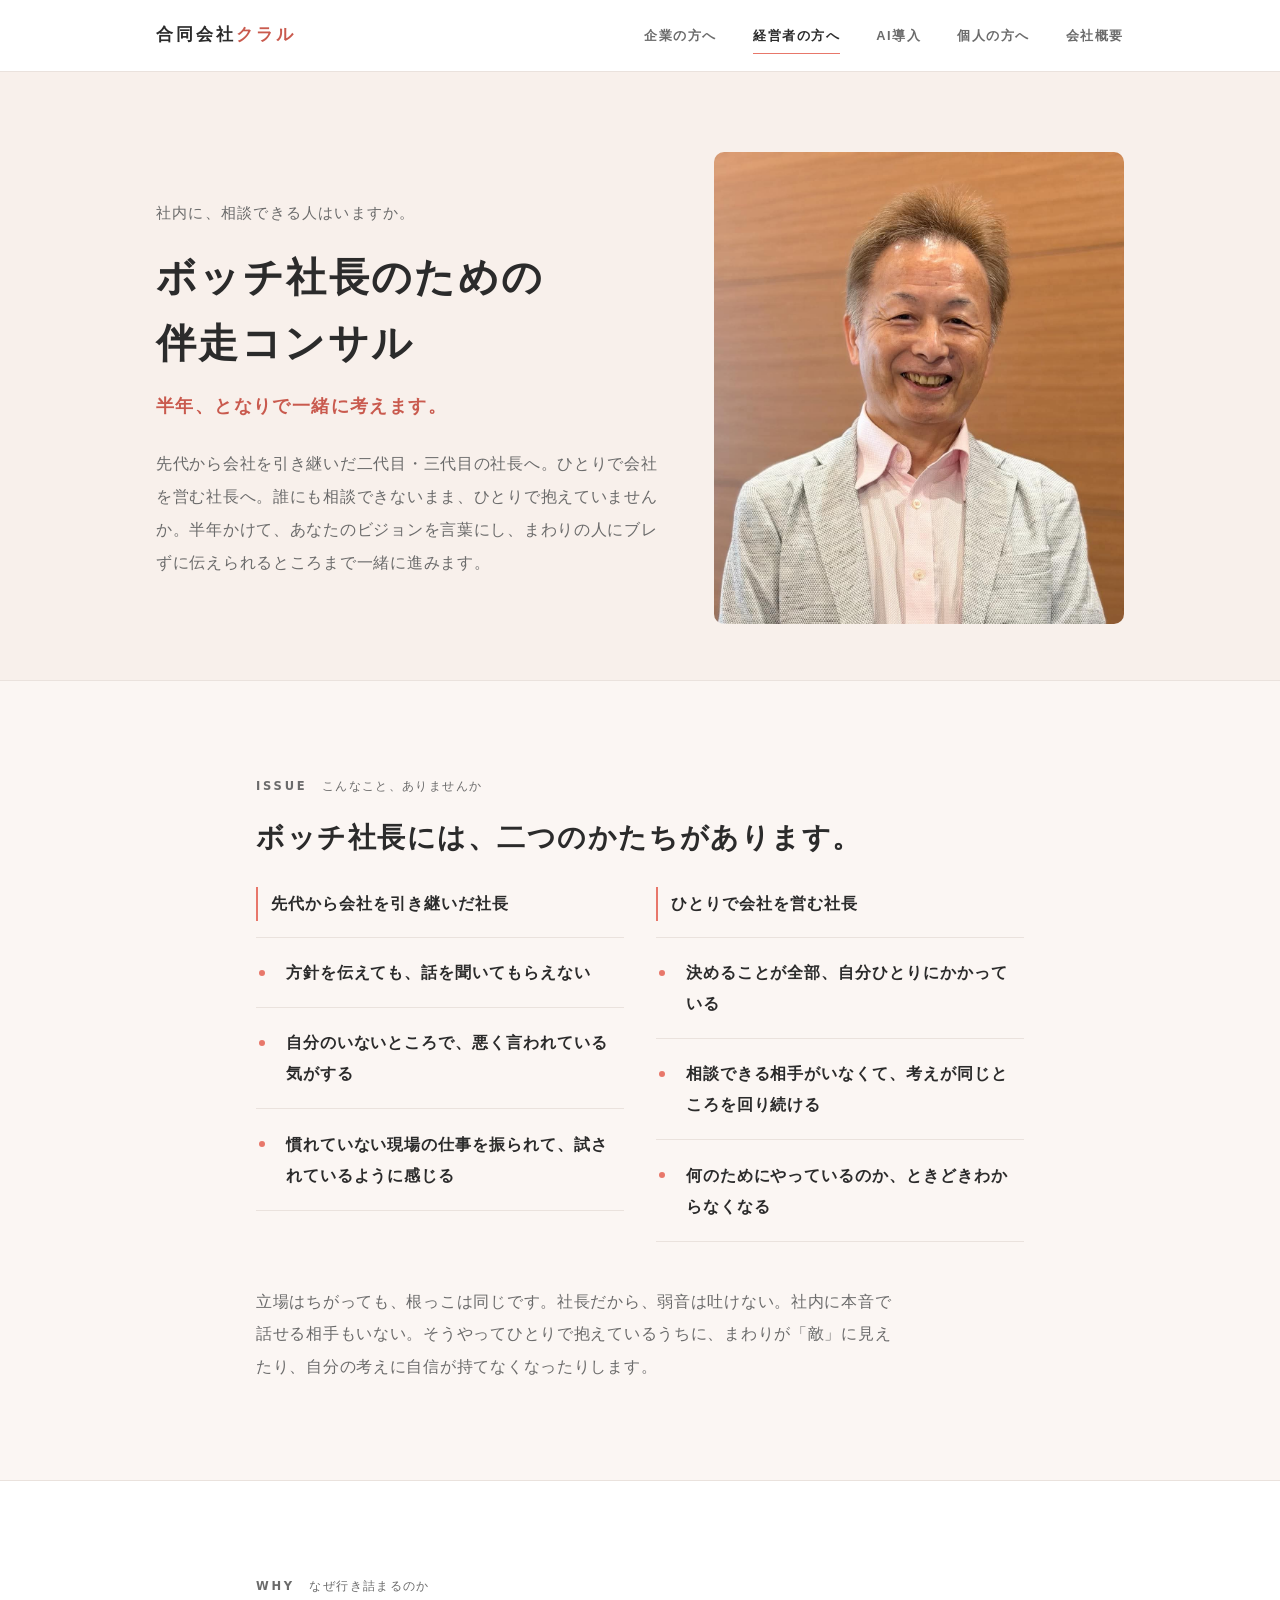
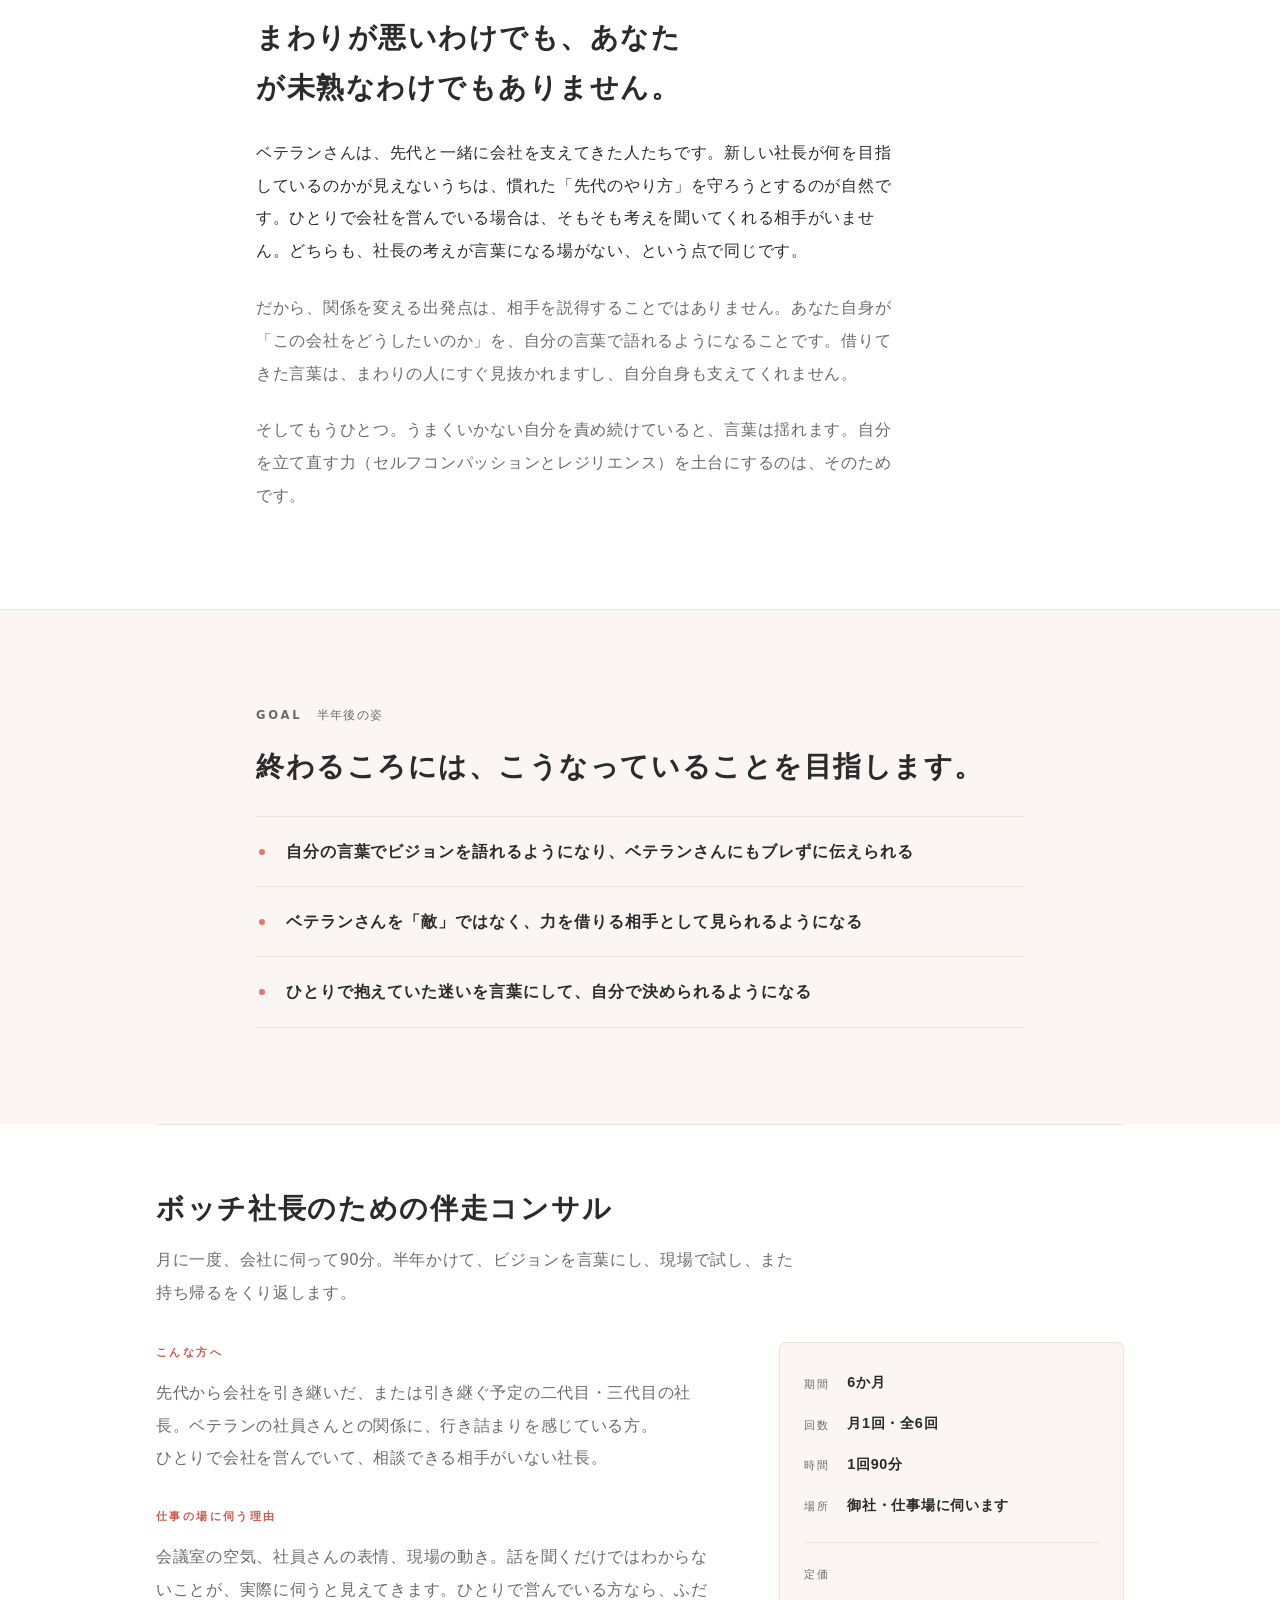
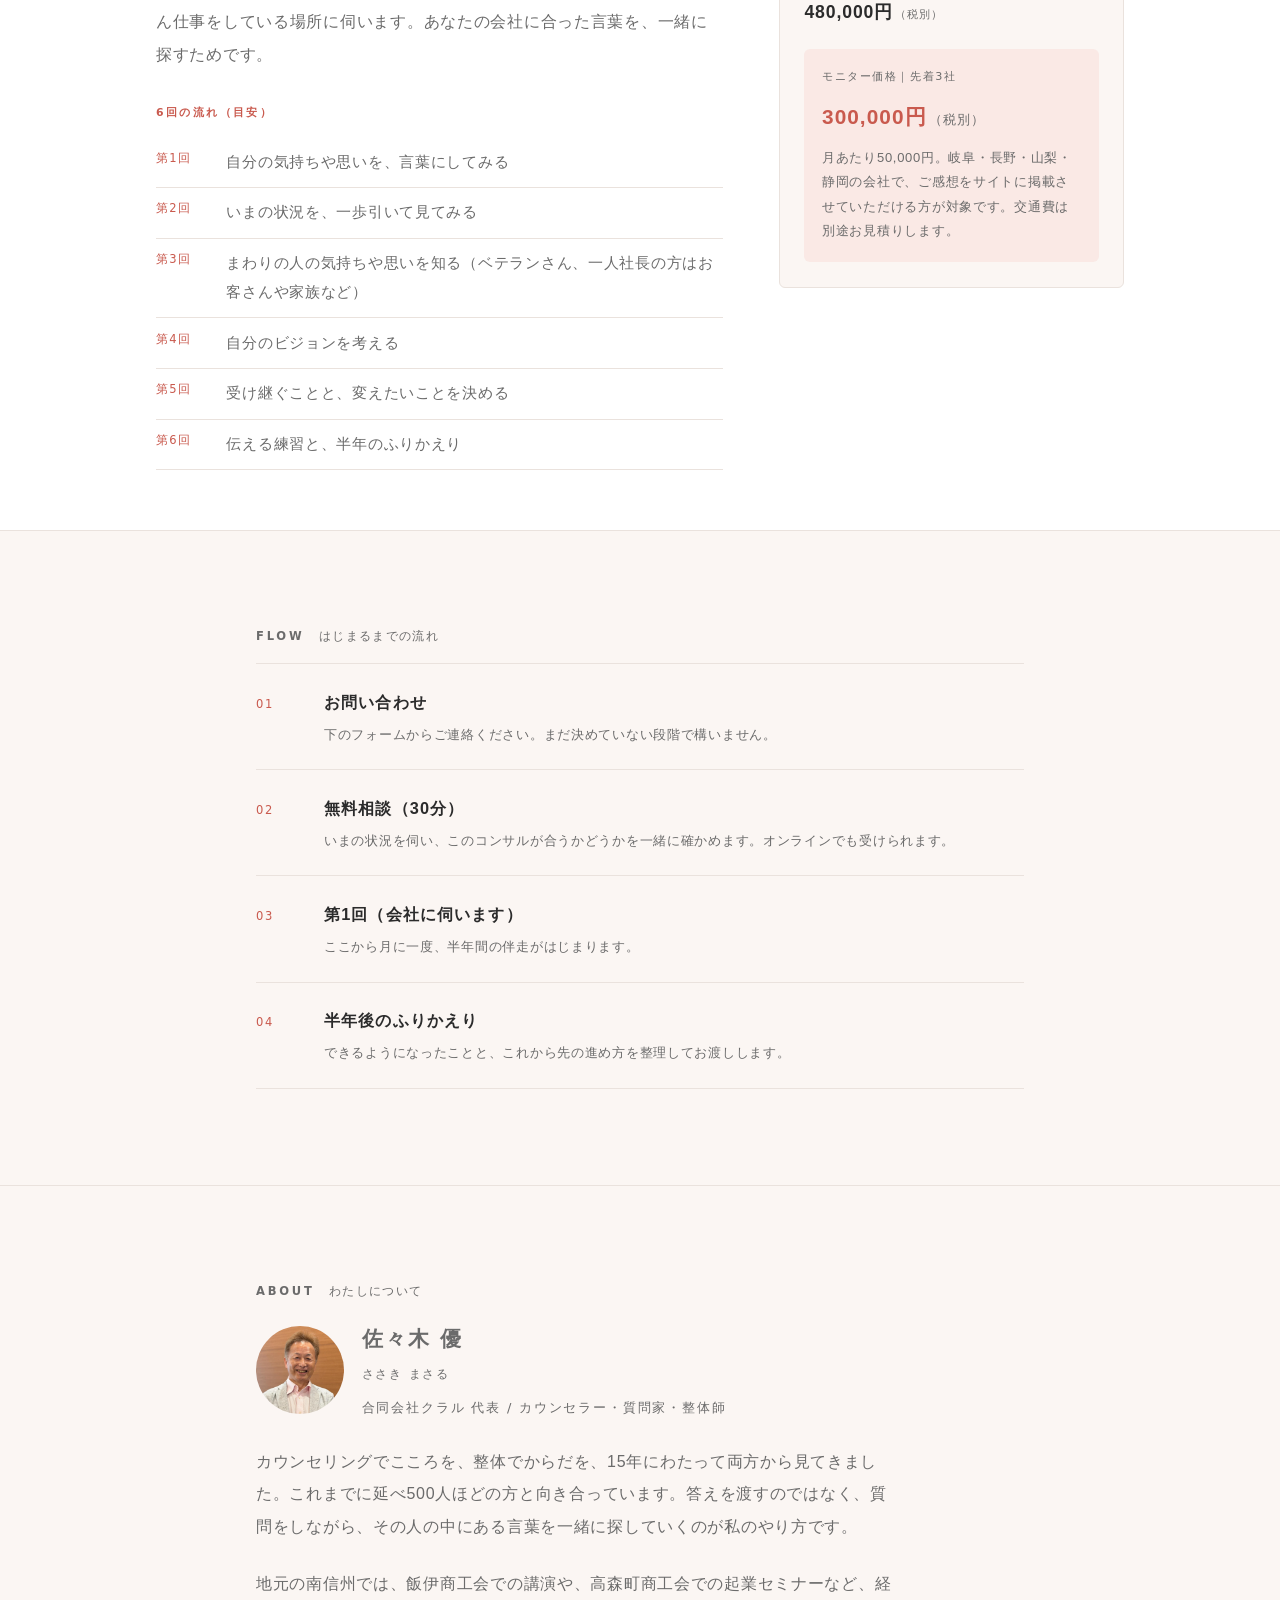
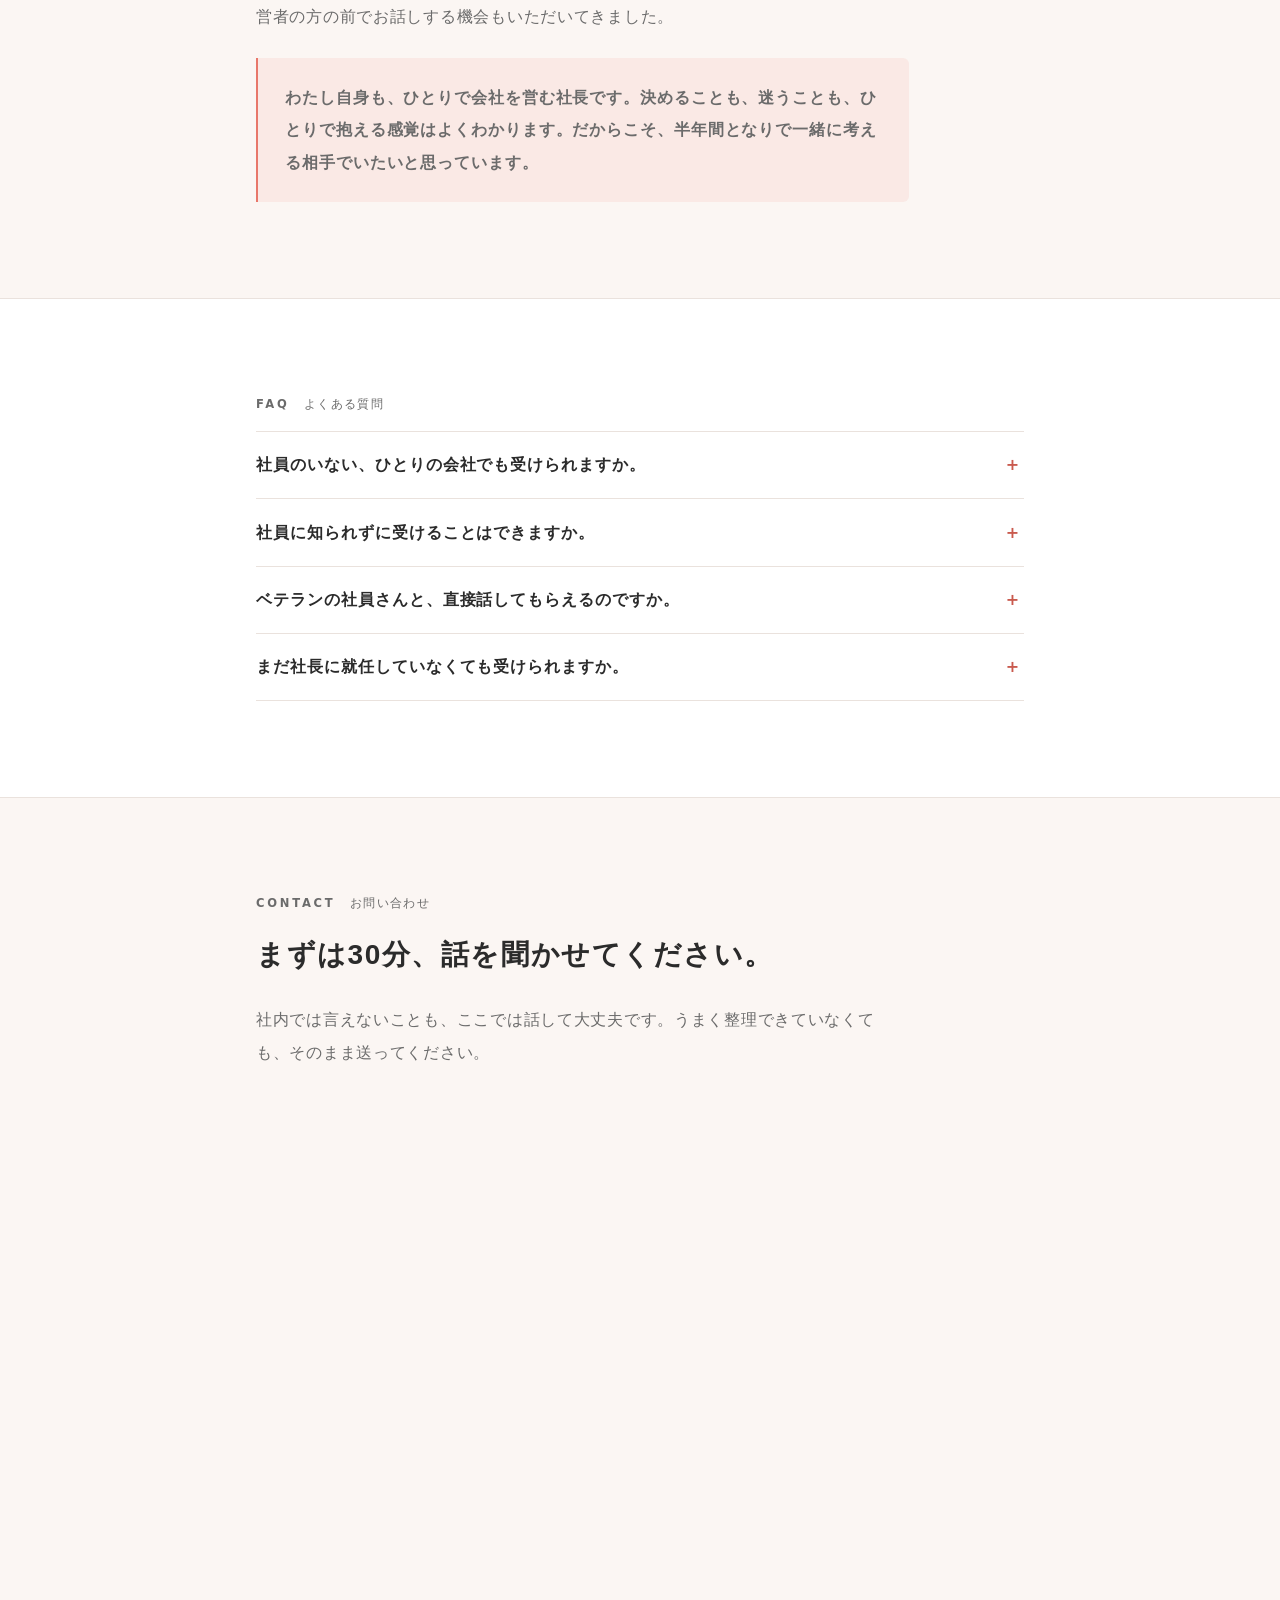
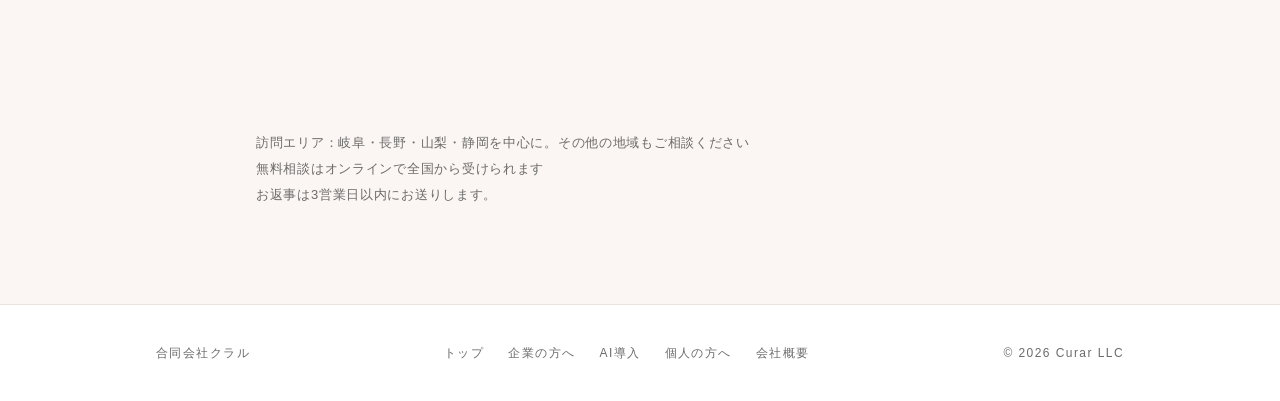
<file: leader.html>
<!doctype html>
<html lang="ja">
<head>
<meta charset="UTF-8">
<meta name="viewport" content="width=device-width, initial-scale=1">
<title>ボッチ社長のための伴走コンサル｜合同会社クラル</title>
<meta name="description" content="社内に相談できる人がいない、二代目・三代目の社長のための半年間の伴走コンサル。ベテラン社員との関係に悩む社長と、自分の言葉でビジョンを語れるようになるまで、会社に伺って一緒に考えます。">
<link rel="stylesheet" href="style.css">
</head>
<body>

<header class="topbar">
  <div class="shell topbar-inner">
    <a class="brand" href="index.html">合同会社<span class="brand-mark">クラル</span></a>
    <nav class="topnav" aria-label="メインメニュー">
      <a href="program.html">企業の方へ</a>
      <a href="leader.html" aria-current="page">経営者の方へ</a>
      <a href="ai.html">AI導入</a>
      <a href="session.html">個人の方へ</a>
      <a href="company.html">会社概要</a>
    </nav>
  </div>
</header>

<main>

  <div class="hero-band">
    <section class="shell hero pagehead">
      <div>
    <p class="hero-ask">社内に、相談できる人はいますか。</p>
    <h1><span class="phrase">ボッチ社長のための</span><br><span class="phrase">伴走コンサル</span></h1>
    <p class="hero-answer">半年、となりで一緒に考えます。</p>
    <p>先代から会社を引き継いだ二代目・三代目の社長へ。ひとりで会社を営む社長へ。誰にも相談できないまま、ひとりで抱えていませんか。半年かけて、あなたのビジョンを言葉にし、まわりの人にブレずに伝えられるところまで一緒に進みます。</p>
      </div>
      <figure class="hero-photo">
        <img src="images/profile.jpg" alt="合同会社クラル 代表 佐々木 優" width="1144" height="1308">
      </figure>
    </section>
  </div>

  <!-- ===== こんなことはありませんか ===== -->
  <div class="band band-tint">
    <section class="shell sec">
      <p class="sec-label">Issue<span>こんなこと、ありませんか</span></p>
      <div class="sec-body">
        <h2>ボッチ社長には、二つのかたちがあります。</h2>
        <div class="bocchi">
          <div class="bocchi-item">
            <h3>先代から会社を引き継いだ社長</h3>
            <ul class="issues">
              <li>方針を伝えても、話を聞いてもらえない</li>
              <li>自分のいないところで、悪く言われている気がする</li>
              <li>慣れていない現場の仕事を振られて、試されているように感じる</li>
            </ul>
          </div>
          <div class="bocchi-item">
            <h3>ひとりで会社を営む社長</h3>
            <ul class="issues">
              <li>決めることが全部、自分ひとりにかかっている</li>
              <li>相談できる相手がいなくて、考えが同じところを回り続ける</li>
              <li>何のためにやっているのか、ときどきわからなくなる</li>
            </ul>
          </div>
        </div>
        <p>立場はちがっても、根っこは同じです。社長だから、弱音は吐けない。社内に本音で話せる相手もいない。そうやってひとりで抱えているうちに、まわりが「敵」に見えたり、自分の考えに自信が持てなくなったりします。</p>
      </div>
    </section>
  </div>

  <!-- ===== なぜこじれるのか ===== -->
  <div class="band">
    <section class="shell sec">
      <p class="sec-label">Why<span>なぜ行き詰まるのか</span></p>
      <div class="sec-body">
        <h2>まわりが悪いわけでも、あなたが未熟なわけでもありません。</h2>
        <p class="lead-ink">ベテランさんは、先代と一緒に会社を支えてきた人たちです。新しい社長が何を目指しているのかが見えないうちは、慣れた「先代のやり方」を守ろうとするのが自然です。ひとりで会社を営んでいる場合は、そもそも考えを聞いてくれる相手がいません。どちらも、社長の考えが言葉になる場がない、という点で同じです。</p>
        <p>だから、関係を変える出発点は、相手を説得することではありません。あなた自身が「この会社をどうしたいのか」を、自分の言葉で語れるようになることです。借りてきた言葉は、まわりの人にすぐ見抜かれますし、自分自身も支えてくれません。</p>
        <p>そしてもうひとつ。うまくいかない自分を責め続けていると、言葉は揺れます。自分を立て直す力（セルフコンパッションとレジリエンス）を土台にするのは、そのためです。</p>
      </div>
    </section>
  </div>

  <!-- ===== 終わるころには ===== -->
  <div class="band band-tint">
    <section class="shell sec">
      <p class="sec-label">Goal<span>半年後の姿</span></p>
      <div class="sec-body">
        <h2>終わるころには、こうなっていることを目指します。</h2>
        <ul class="issues">
          <li>自分の言葉でビジョンを語れるようになり、ベテランさんにもブレずに伝えられる</li>
          <li>ベテランさんを「敵」ではなく、力を借りる相手として見られるようになる</li>
          <li>ひとりで抱えていた迷いを言葉にして、自分で決められるようになる</li>
        </ul>
      </div>
    </section>
  </div>

  <!-- ===== プログラム ===== -->
  <div class="shell">
    <article class="course" id="program">
      <h2>ボッチ社長のための伴走コンサル</h2>
      <p class="course-sub">月に一度、会社に伺って90分。半年かけて、ビジョンを言葉にし、現場で試し、また持ち帰るをくり返します。</p>

      <div class="course-grid">
        <div>
          <div class="course-block">
            <h3>こんな方へ</h3>
            <p>先代から会社を引き継いだ、または引き継ぐ予定の二代目・三代目の社長。ベテランの社員さんとの関係に、行き詰まりを感じている方。<br>ひとりで会社を営んでいて、相談できる相手がいない社長。</p>
          </div>

          <div class="course-block">
            <h3>仕事の場に伺う理由</h3>
            <p>会議室の空気、社員さんの表情、現場の動き。話を聞くだけではわからないことが、実際に伺うと見えてきます。ひとりで営んでいる方なら、ふだん仕事をしている場所に伺います。あなたの会社に合った言葉を、一緒に探すためです。</p>
          </div>

          <div class="course-block">
            <h3>6回の流れ（目安）</h3>
            <ul class="steps">
              <li data-time="第1回">自分の気持ちや思いを、言葉にしてみる</li>
              <li data-time="第2回">いまの状況を、一歩引いて見てみる</li>
              <li data-time="第3回">まわりの人の気持ちや思いを知る（ベテランさん、一人社長の方はお客さんや家族など）</li>
              <li data-time="第4回">自分のビジョンを考える</li>
              <li data-time="第5回">受け継ぐことと、変えたいことを決める</li>
              <li data-time="第6回">伝える練習と、半年のふりかえり</li>
            </ul>
          </div>
        </div>

        <div class="spec-card">
          <dl>
            <dt>期間</dt><dd>6か月</dd>
            <dt>回数</dt><dd>月1回・全6回</dd>
            <dt>時間</dt><dd>1回90分</dd>
            <dt>場所</dt><dd>御社・仕事場に伺います</dd>
          </dl>
          <div class="price">
            <p class="price-label">定価</p>
            <p class="price-figure price-regular">480,000円<small>（税別）</small></p>
          </div>
          <div class="price price-monitor">
            <p class="price-label">モニター価格｜先着3社</p>
            <p class="price-figure">300,000円<small>（税別）</small></p>
            <p class="price-note">月あたり50,000円。岐阜・長野・山梨・静岡の会社で、ご感想をサイトに掲載させていただける方が対象です。交通費は別途お見積りします。</p>
          </div>
        </div>
      </div>
    </article>
  </div>

  <!-- ===== 流れ ===== -->
  <div class="band band-tint" id="flow">
    <section class="shell sec">
      <p class="sec-label">Flow<span>はじまるまでの流れ</span></p>
      <div class="sec-body">
        <ol class="flow">
          <li><div><strong>お問い合わせ</strong><span>下のフォームからご連絡ください。まだ決めていない段階で構いません。</span></div></li>
          <li><div><strong>無料相談（30分）</strong><span>いまの状況を伺い、このコンサルが合うかどうかを一緒に確かめます。オンラインでも受けられます。</span></div></li>
          <li><div><strong>第1回（会社に伺います）</strong><span>ここから月に一度、半年間の伴走がはじまります。</span></div></li>
          <li><div><strong>半年後のふりかえり</strong><span>できるようになったことと、これから先の進め方を整理してお渡しします。</span></div></li>
        </ol>
      </div>
    </section>
  </div>

  <!-- ===== わたしについて ===== -->
  <div class="band band-tint" id="about">
    <section class="shell sec">
      <p class="sec-label">About<span>わたしについて</span></p>
      <div class="sec-body">
        <div class="about-head">
          <img class="about-photo" src="images/profile.jpg" alt="" width="88" height="88">
          <div>
            <p class="about-name">佐々木 優<small>ささき まさる</small></p>
            <p class="about-role">合同会社クラル 代表 / カウンセラー・質問家・整体師</p>
          </div>
        </div>
        <p>カウンセリングでこころを、整体でからだを、15年にわたって両方から見てきました。これまでに延べ500人ほどの方と向き合っています。答えを渡すのではなく、質問をしながら、その人の中にある言葉を一緒に探していくのが私のやり方です。</p>
        <p>地元の南信州では、飯伊商工会での講演や、高森町商工会での起業セミナーなど、経営者の方の前でお話しする機会もいただいてきました。</p>
        <p class="pull">わたし自身も、ひとりで会社を営む社長です。決めることも、迷うことも、ひとりで抱える感覚はよくわかります。だからこそ、半年間となりで一緒に考える相手でいたいと思っています。</p>
      </div>
    </section>
  </div>

  <!-- ===== よくある質問 ===== -->
  <div class="band" id="faq">
    <section class="shell sec">
      <p class="sec-label">FAQ<span>よくある質問</span></p>
      <div class="sec-body">
        <div class="faq">
          <details>
            <summary>社員のいない、ひとりの会社でも受けられますか。</summary>
            <p>受けられます。ふだん仕事をしている場所に伺います。第3回の「まわりの人の気持ちを知る」回では、お客さんや取引先、ご家族など、あなたの仕事を支えている人に目を向けます。</p>
          </details>
          <details>
            <summary>社員に知られずに受けることはできますか。</summary>
            <p>できます。訪問時の名目は、ご相談のうえで決めましょう。お話しいただいた内容を社員の方や外部に伝えることはありません。</p>
          </details>
          <details>
            <summary>ベテランの社員さんと、直接話してもらえるのですか。</summary>
            <p>基本的には、伺ったときにベテランの社員さんにもお話を聞かせていただきます。社長の話だけではわからない、現場の思いが見えてくるからです。会社の状況によっては、社長とだけ進めることもできます。どうするかは、無料相談のときに一緒に決めましょう。</p>
          </details>
          <details>
            <summary>まだ社長に就任していなくても受けられますか。</summary>
            <p>受けられます。引き継ぐ前に、自分のビジョンを言葉にしておくことは大きな助けになります。</p>
          </details>
        </div>
      </div>
    </section>
  </div>

  <!-- ===== お問い合わせ ===== -->
  <div class="band band-tint" id="contact">
    <section class="shell sec">
      <p class="sec-label">Contact<span>お問い合わせ</span></p>
      <div class="sec-body">
        <h2>まずは30分、話を聞かせてください。</h2>
        <p>社内では言えないことも、ここでは話して大丈夫です。うまく整理できていなくても、そのまま送ってください。</p>

        <!-- 経営者向けのGoogleフォーム（04_scripts/create_leader_form.py で作成） -->
        <iframe class="gform gform-long" src="https://docs.google.com/forms/d/e/1FAIpQLSdCCS78Q8nIcjzQFndB60Dy_64bYP3n2q0Tb4NPVyiiVpCvzw/viewform?embedded=true" title="経営者の方へ お問い合わせフォーム" loading="lazy">読み込んでいます…</iframe>

        <p class="contact-note">
          訪問エリア：岐阜・長野・山梨・静岡を中心に。その他の地域もご相談ください<br>
          無料相談はオンラインで全国から受けられます<br>
          お返事は3営業日以内にお送りします。
        </p>
      </div>
    </section>
  </div>

</main>

<footer class="foot">
  <div class="shell foot-inner">
    <span>合同会社クラル</span>
    <nav class="foot-nav" aria-label="フッターメニュー">
      <a href="index.html">トップ</a>
      <a href="program.html">企業の方へ</a>
      <a href="ai.html">AI導入</a>
      <a href="session.html">個人の方へ</a>
      <a href="company.html">会社概要</a>
    </nav>
    <span>© 2026 Curar LLC</span>
  </div>
</footer>

</body>
</html>
</file>
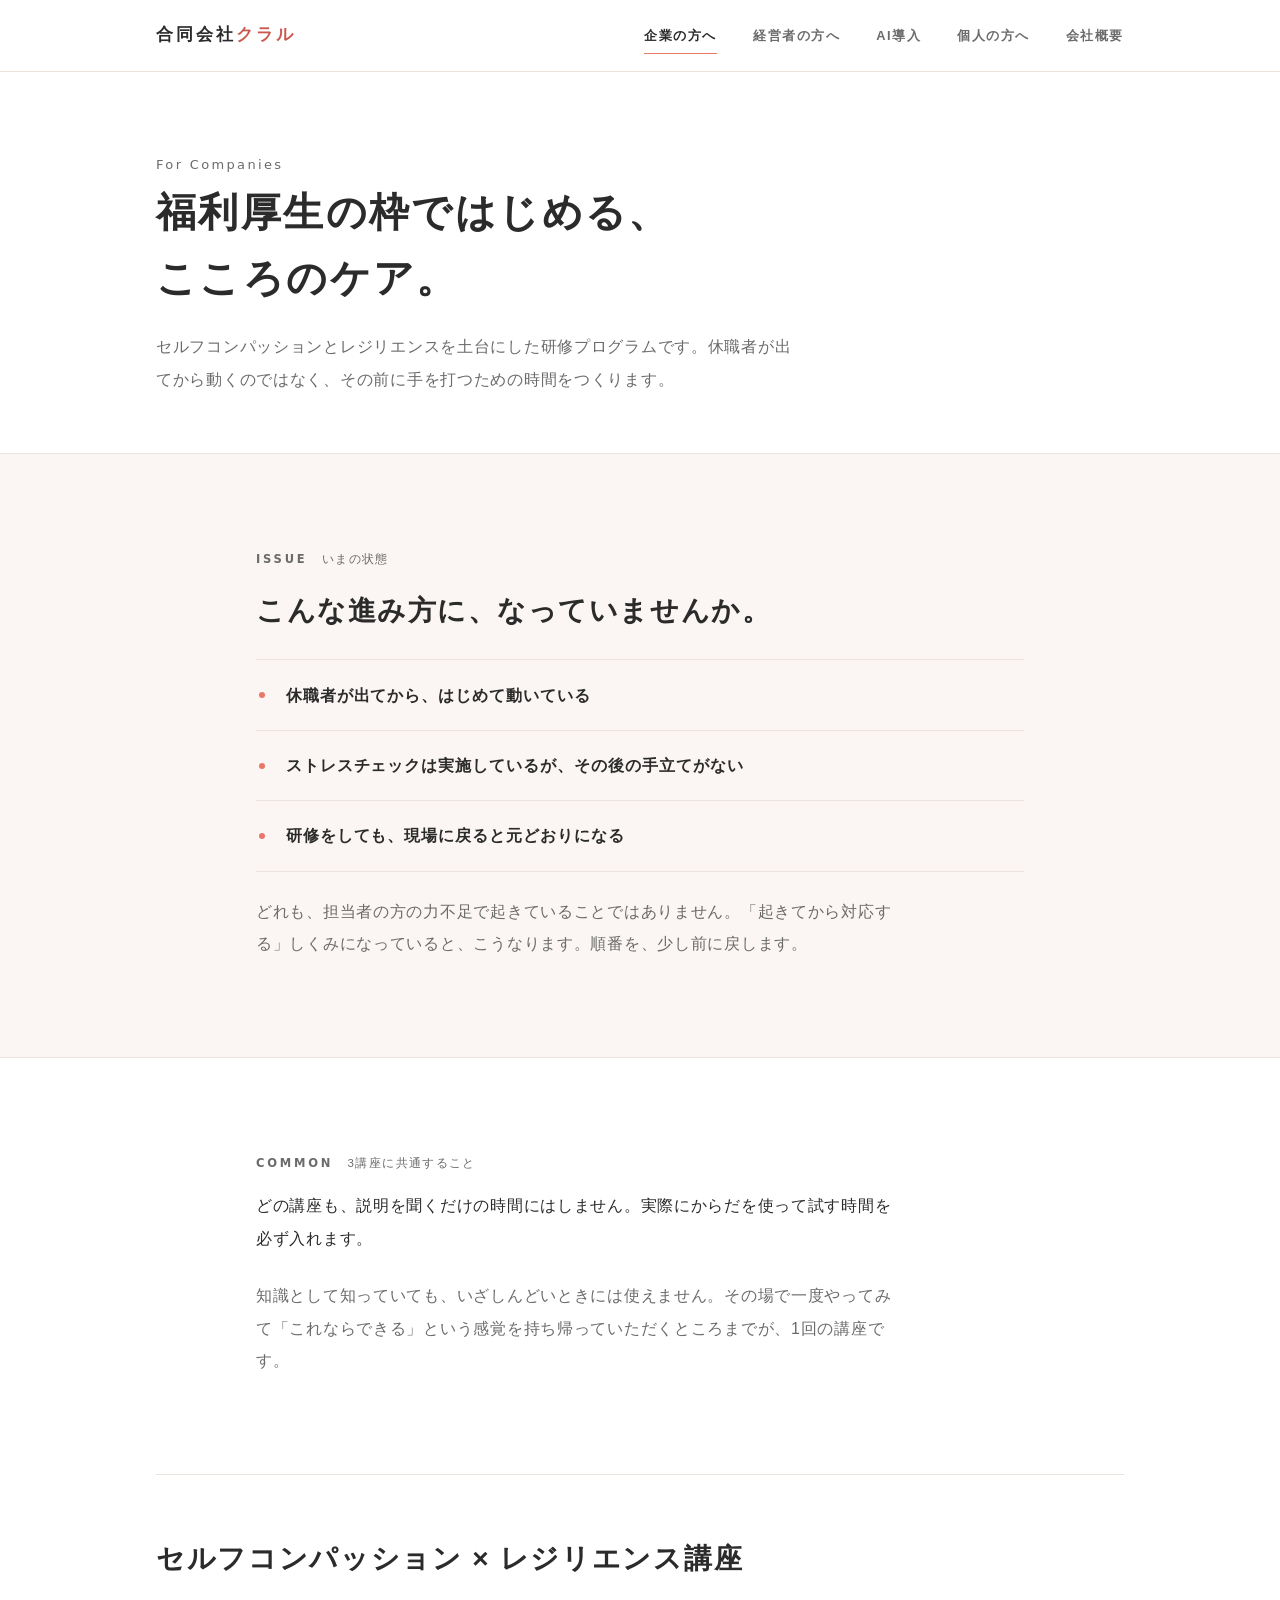
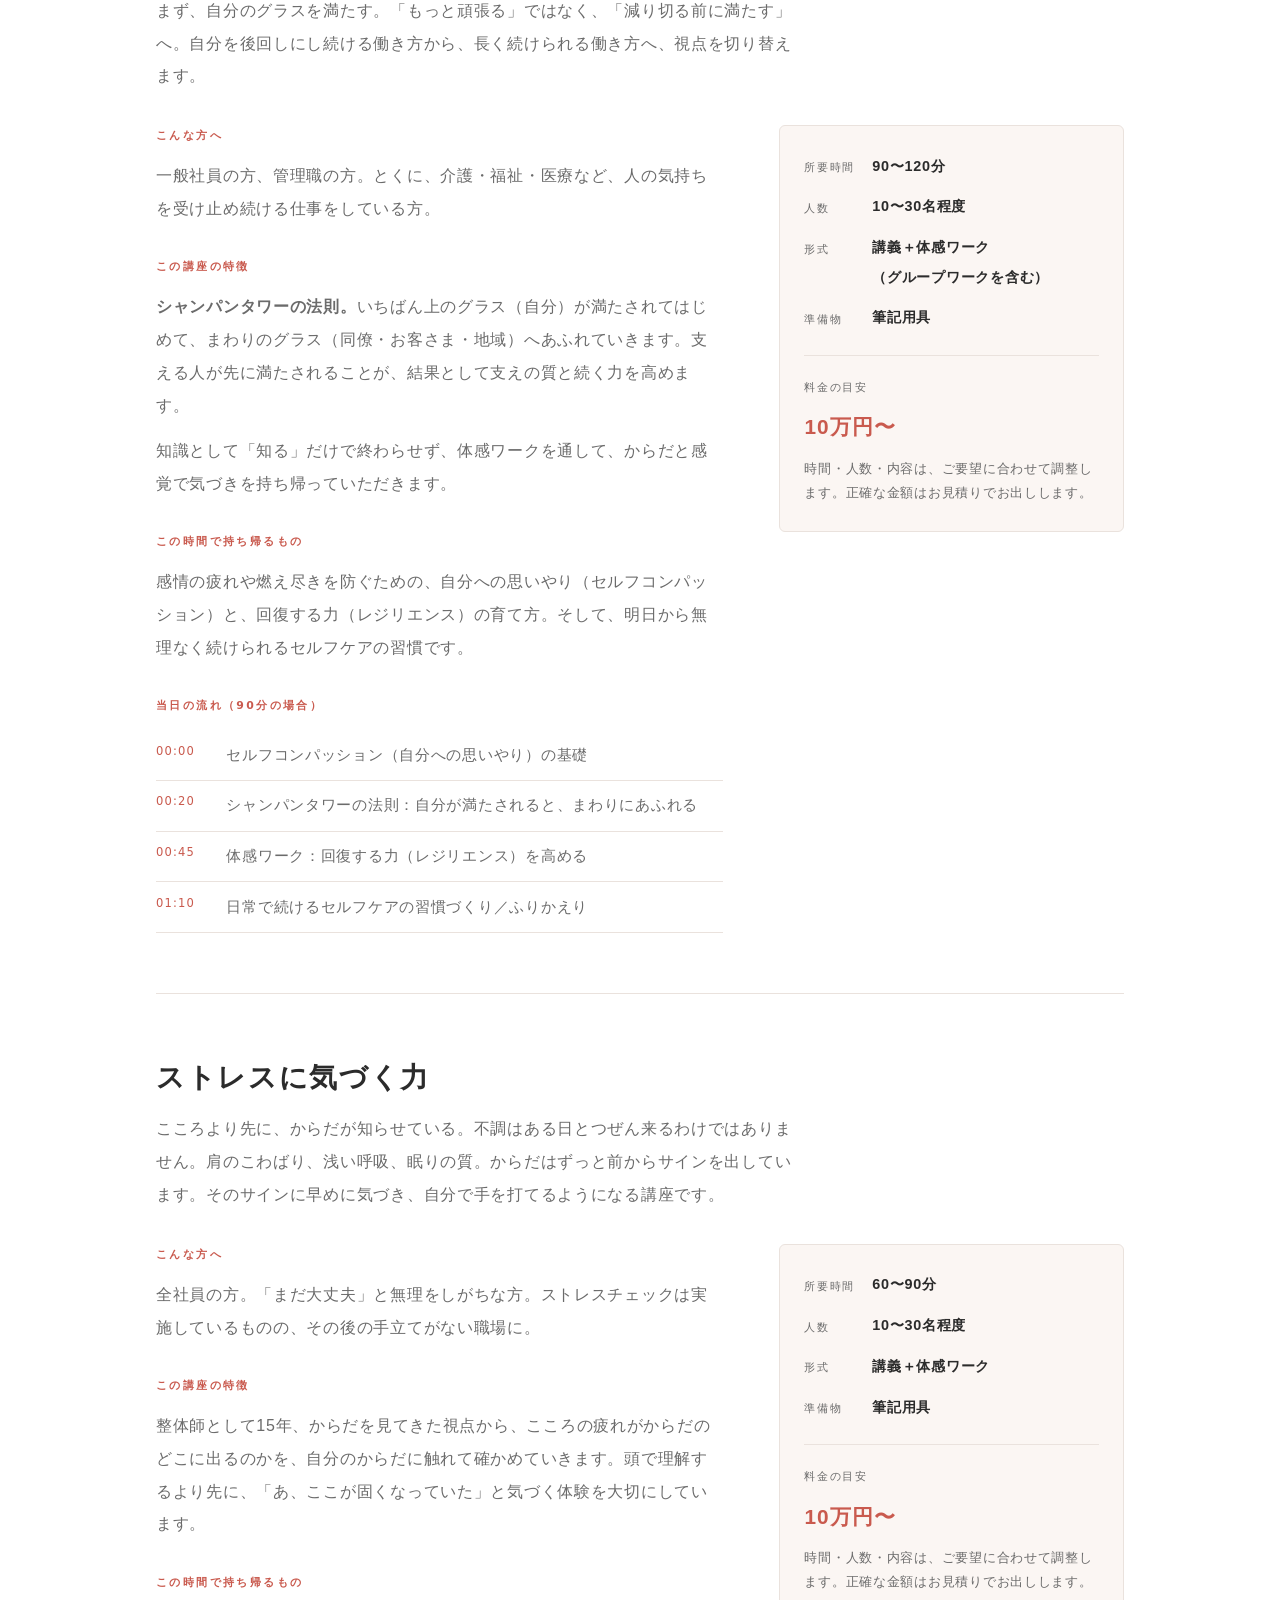
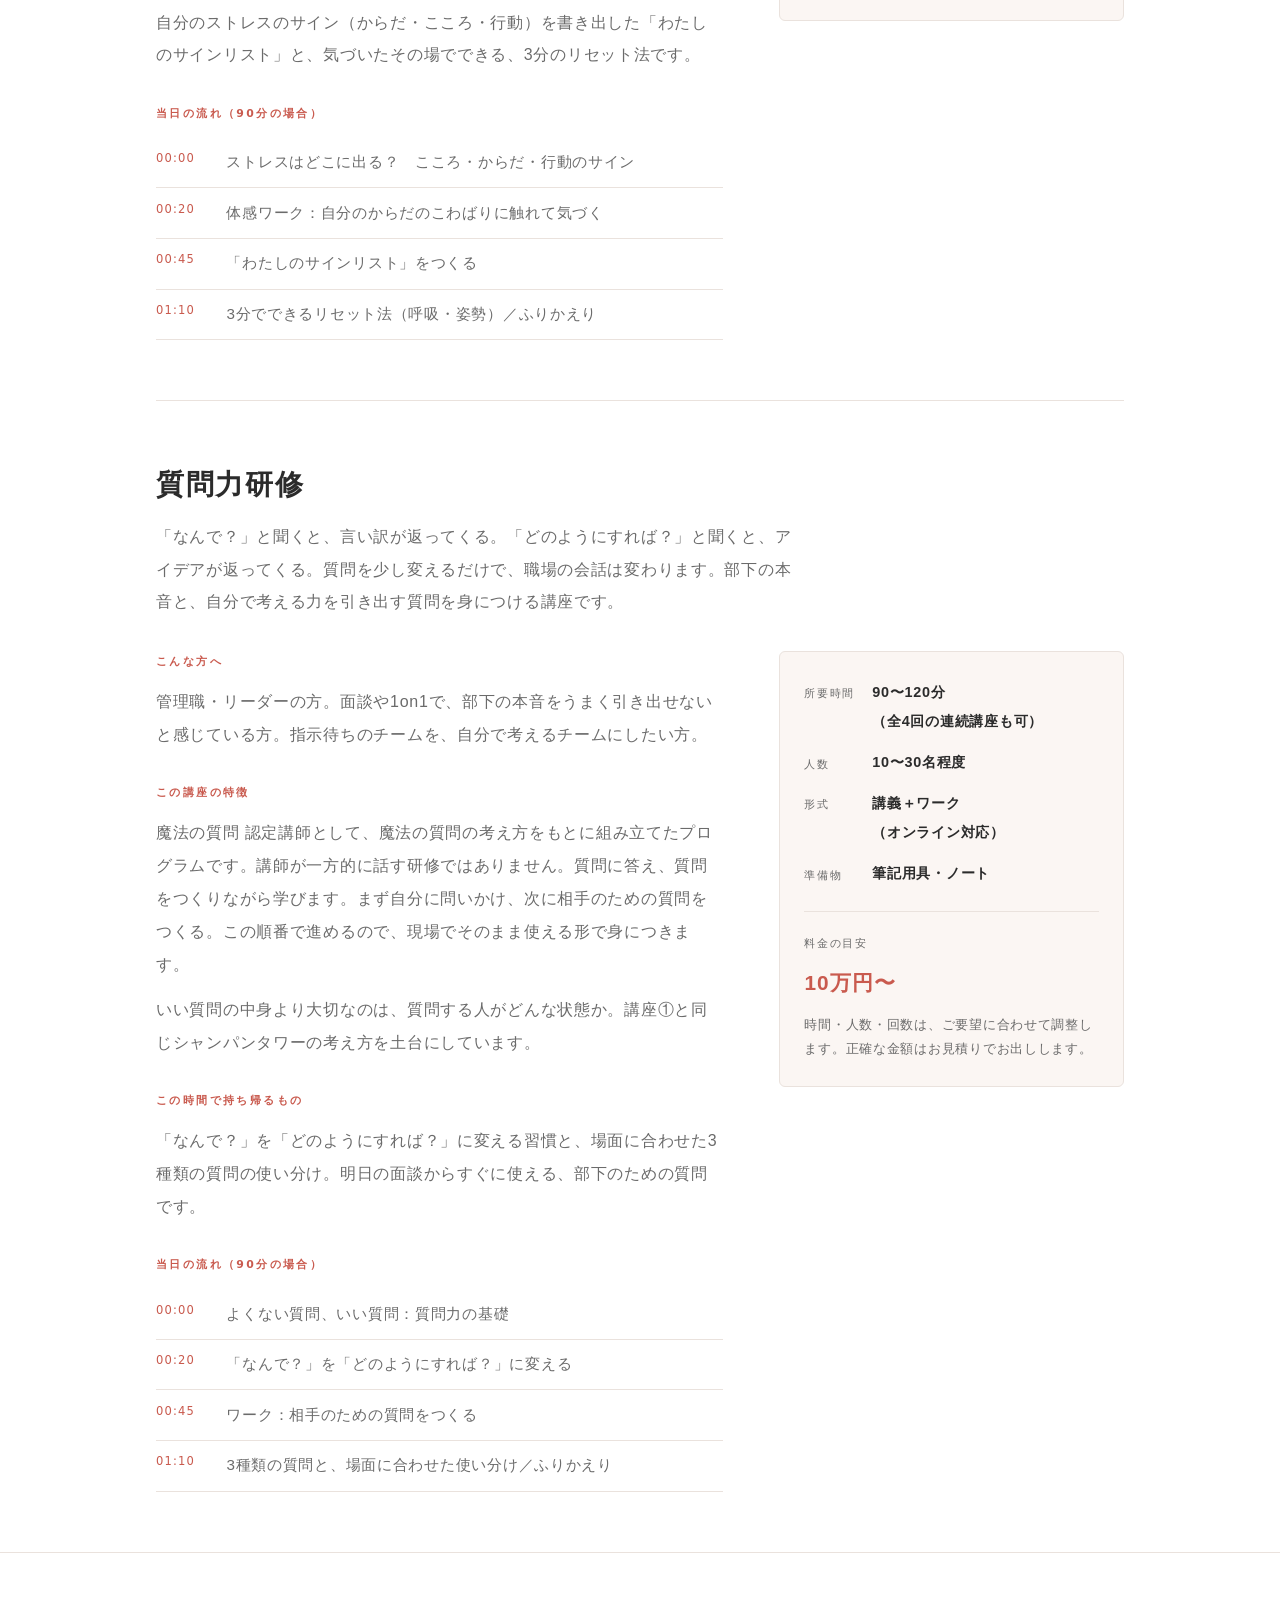
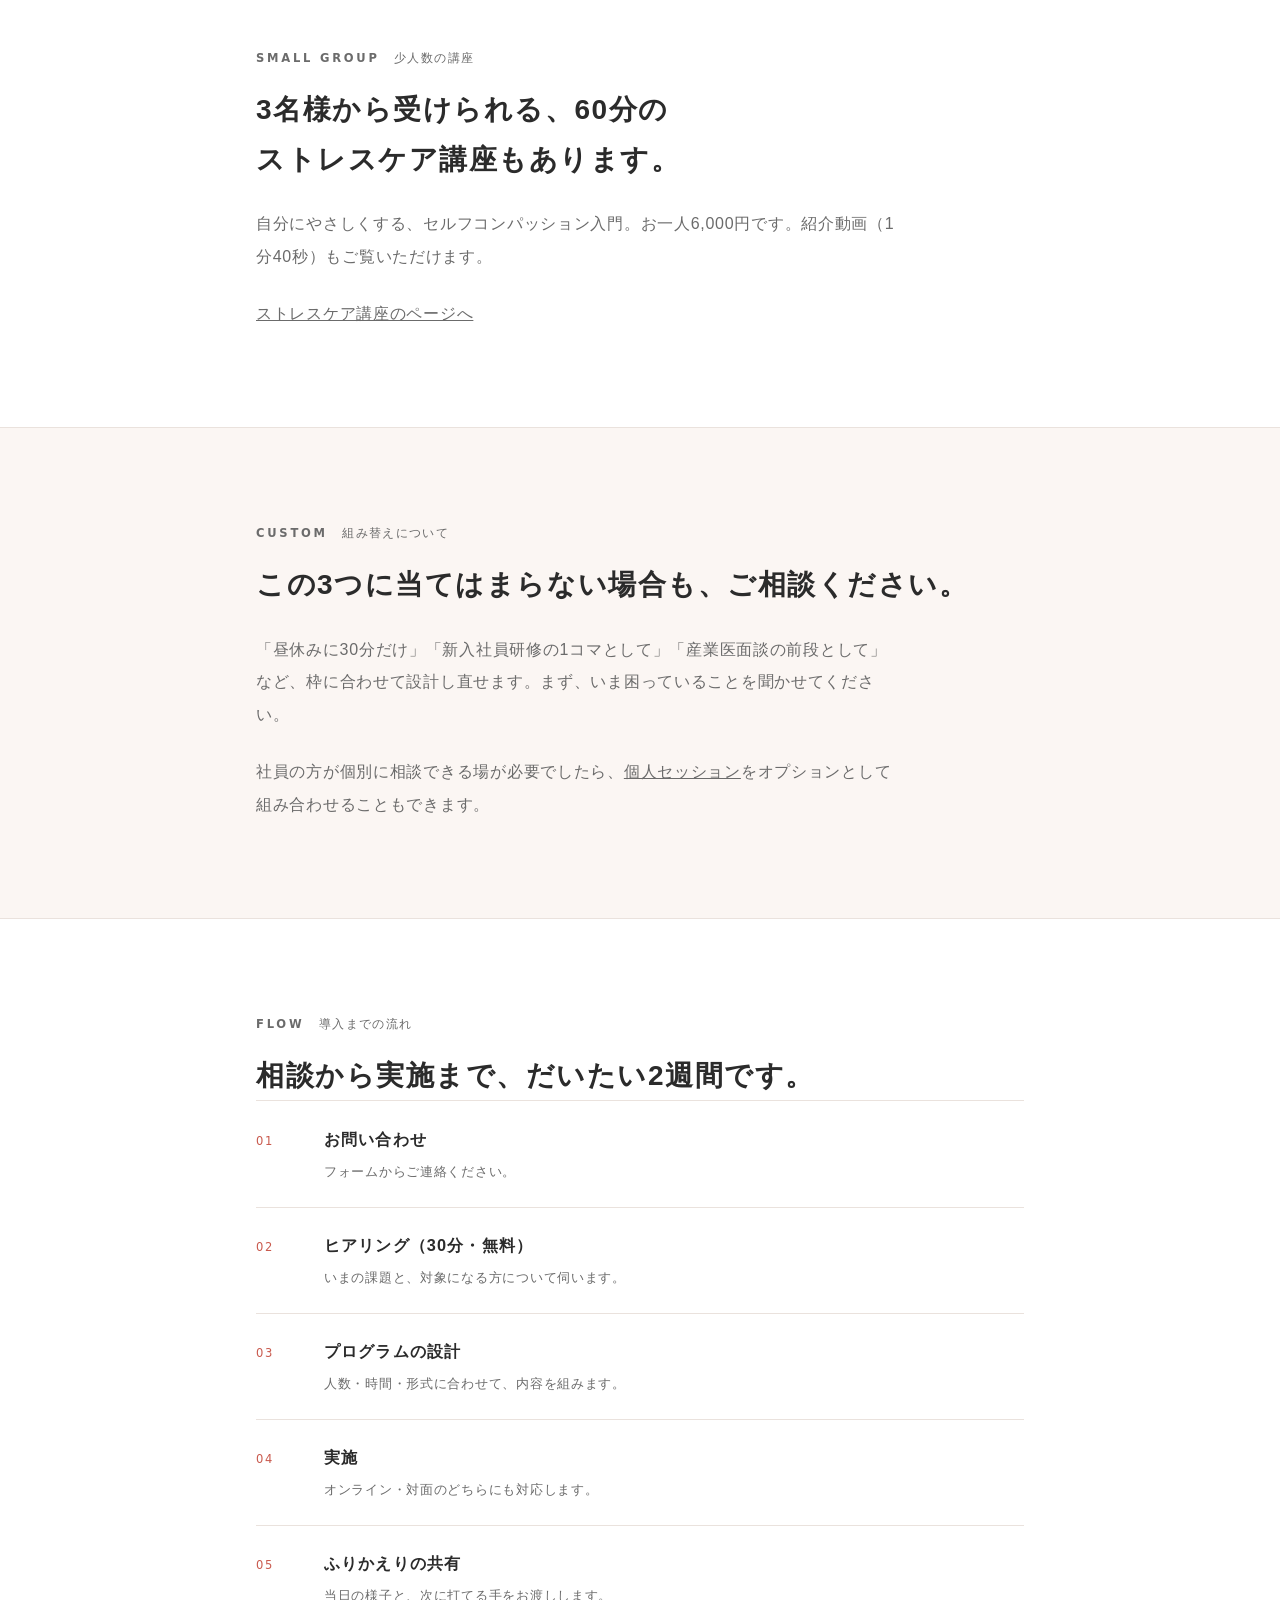
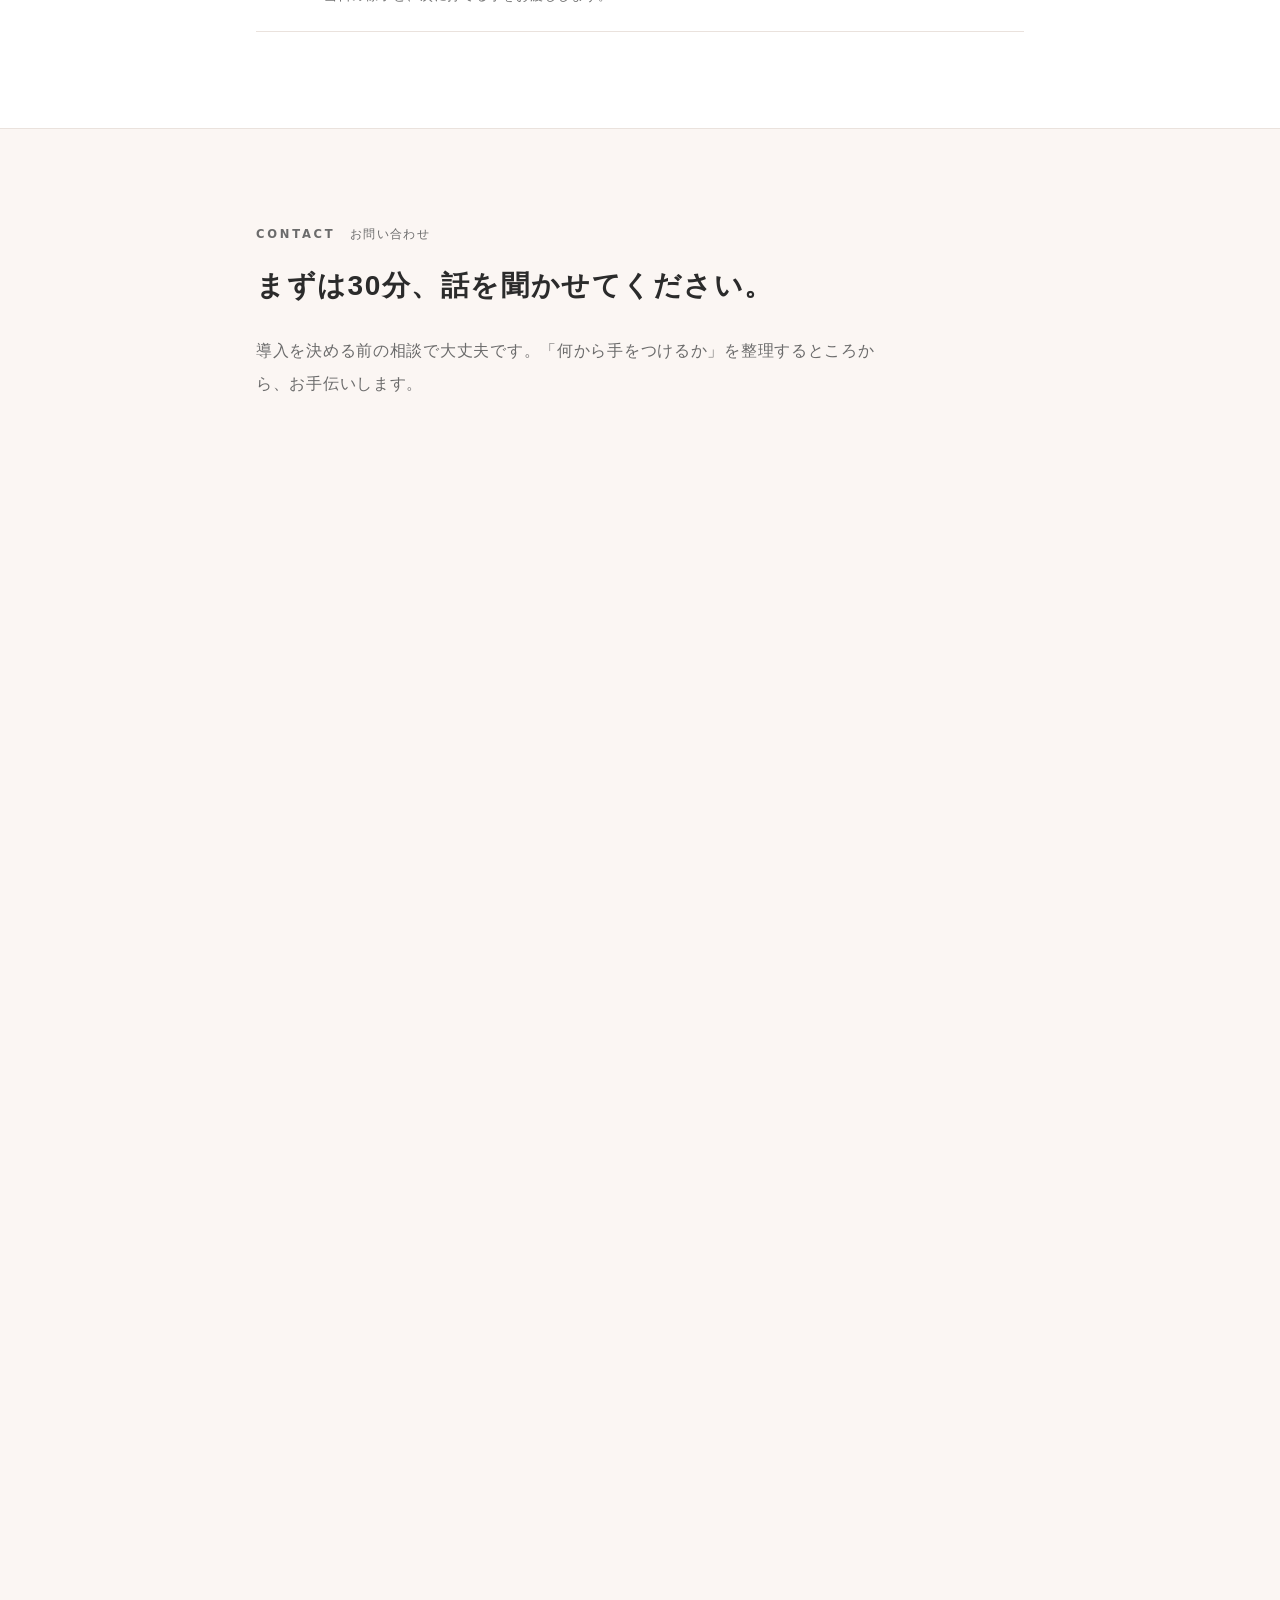
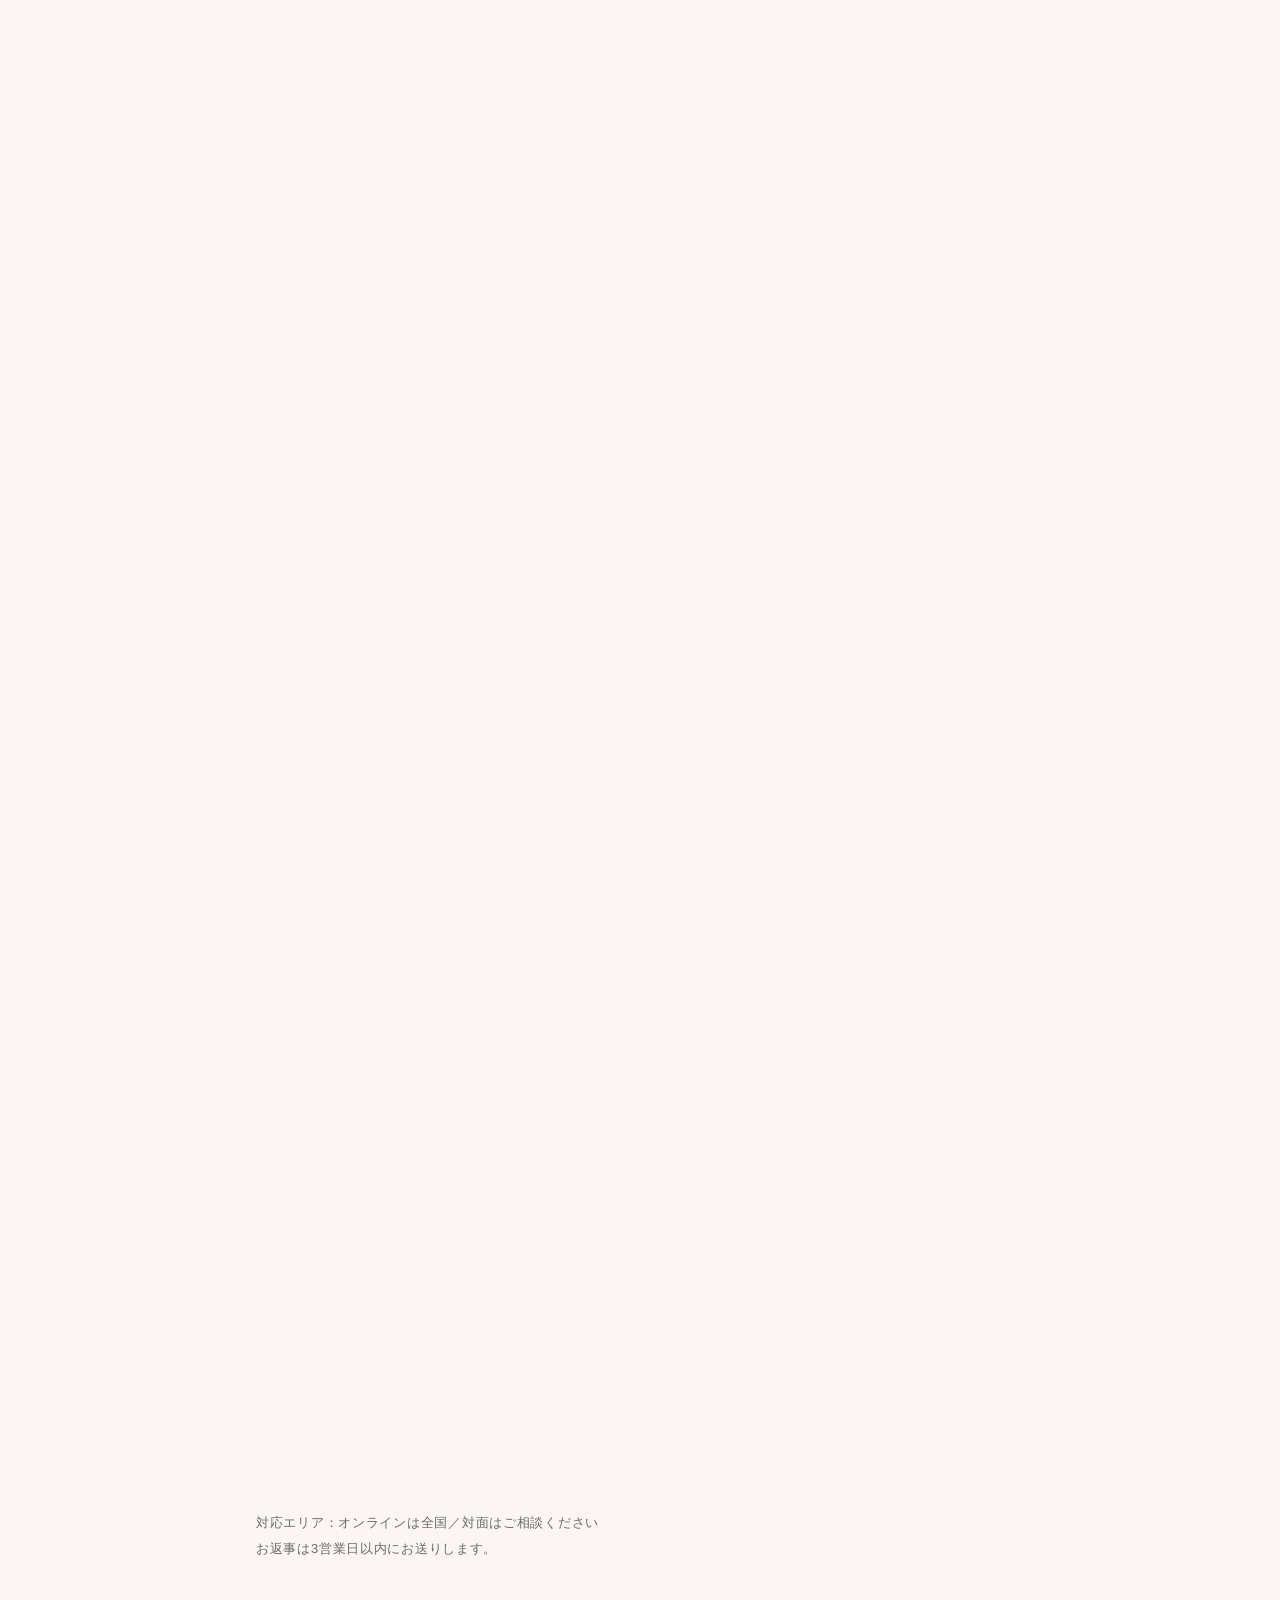
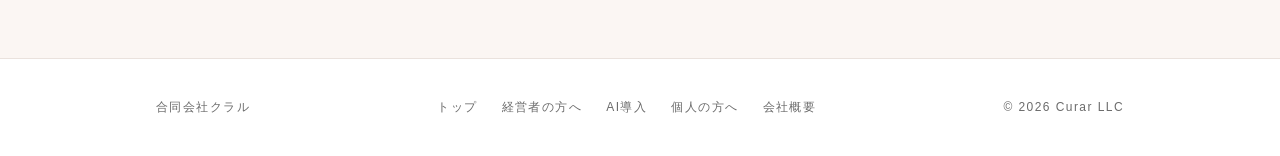
<file: program.html>
<!doctype html>
<html lang="ja">
<head>
<meta charset="UTF-8">
<meta name="viewport" content="width=device-width, initial-scale=1">
<title>企業向け研修プログラム｜合同会社クラル</title>
<meta name="description" content="セルフコンパッションとレジリエンスをベースにした企業研修プログラム。福利厚生の枠で導入できます。内容・時間・人数・料金の目安。">
<link rel="stylesheet" href="style.css">
</head>
<body>

<header class="topbar">
  <div class="shell topbar-inner">
    <a class="brand" href="index.html">合同会社<span class="brand-mark">クラル</span></a>
    <nav class="topnav" aria-label="メインメニュー">
      <a href="program.html" aria-current="page">企業の方へ</a>
      <a href="leader.html">経営者の方へ</a>
      <a href="ai.html">AI導入</a>
      <a href="session.html">個人の方へ</a>
      <a href="company.html">会社概要</a>
    </nav>
  </div>
</header>

<main>

  <section class="shell pagehead">
    <p class="eyebrow">For Companies</p>
    <h1><span class="phrase">福利厚生の枠ではじめる、</span><br><span class="phrase">こころのケア。</span></h1>
    <p>セルフコンパッションとレジリエンスを土台にした研修プログラムです。休職者が出てから動くのではなく、その前に手を打つための時間をつくります。</p>
  </section>

  <!-- ===== 課題 ===== -->
  <div class="band band-tint">
    <section class="shell sec">
      <p class="sec-label">Issue<span>いまの状態</span></p>
      <div class="sec-body">
        <h2>こんな進み方に、なっていませんか。</h2>
        <ul class="issues">
          <li>休職者が出てから、はじめて動いている</li>
          <li>ストレスチェックは実施しているが、その後の手立てがない</li>
          <li>研修をしても、現場に戻ると元どおりになる</li>
        </ul>
        <p>どれも、担当者の方の力不足で起きていることではありません。「起きてから対応する」しくみになっていると、こうなります。順番を、少し前に戻します。</p>
      </div>
    </section>
  </div>

  <!-- ===== 共通の考え方 ===== -->
  <div class="band">
    <section class="shell sec">
      <p class="sec-label">Common<span>3講座に共通すること</span></p>
      <div class="sec-body">
        <p class="lead-ink">どの講座も、説明を聞くだけの時間にはしません。実際にからだを使って試す時間を必ず入れます。</p>
        <p>知識として知っていても、いざしんどいときには使えません。その場で一度やってみて「これならできる」という感覚を持ち帰っていただくところまでが、1回の講座です。</p>
      </div>
    </section>
  </div>

  <!-- ===== 講座① ===== -->
  <div class="shell">
    <article class="course" id="course-1">
      <h2>セルフコンパッション × レジリエンス講座</h2>
      <p class="course-sub">まず、自分のグラスを満たす。「もっと頑張る」ではなく、「減り切る前に満たす」へ。自分を後回しにし続ける働き方から、長く続けられる働き方へ、視点を切り替えます。</p>

      <div class="course-grid">
        <div>
          <div class="course-block">
            <h3>こんな方へ</h3>
            <p>一般社員の方、管理職の方。とくに、介護・福祉・医療など、人の気持ちを受け止め続ける仕事をしている方。</p>
          </div>

          <div class="course-block">
            <h3>この講座の特徴</h3>
            <p><strong>シャンパンタワーの法則。</strong>いちばん上のグラス（自分）が満たされてはじめて、まわりのグラス（同僚・お客さま・地域）へあふれていきます。支える人が先に満たされることが、結果として支えの質と続く力を高めます。</p>
            <p style="margin-top:0.8rem">知識として「知る」だけで終わらせず、体感ワークを通して、からだと感覚で気づきを持ち帰っていただきます。</p>
          </div>

          <div class="course-block">
            <h3>この時間で持ち帰るもの</h3>
            <p>感情の疲れや燃え尽きを防ぐための、自分への思いやり（セルフコンパッション）と、回復する力（レジリエンス）の育て方。そして、明日から無理なく続けられるセルフケアの習慣です。</p>
          </div>

          <div class="course-block">
            <h3>当日の流れ（90分の場合）</h3>
            <ul class="steps">
              <li data-time="00:00">セルフコンパッション（自分への思いやり）の基礎</li>
              <li data-time="00:20">シャンパンタワーの法則：自分が満たされると、まわりにあふれる</li>
              <li data-time="00:45">体感ワーク：回復する力（レジリエンス）を高める</li>
              <li data-time="01:10">日常で続けるセルフケアの習慣づくり／ふりかえり</li>
            </ul>
          </div>
        </div>

        <div class="spec-card">
          <dl>
            <dt>所要時間</dt><dd>90〜120分</dd>
            <dt>人数</dt><dd>10〜30名程度</dd>
            <dt>形式</dt><dd>講義＋体感ワーク<br>（グループワークを含む）</dd>
            <dt>準備物</dt><dd>筆記用具</dd>
          </dl>
          <div class="price">
            <p class="price-label">料金の目安</p>
            <p class="price-figure">10万円〜</p>
            <p class="price-note">時間・人数・内容は、ご要望に合わせて調整します。正確な金額はお見積りでお出しします。</p>
          </div>
        </div>
      </div>
    </article>

    <!-- ===== 講座② ===== -->
    <article class="course" id="course-2">
      <h2>ストレスに気づく力</h2>
      <p class="course-sub">こころより先に、からだが知らせている。不調はある日とつぜん来るわけではありません。肩のこわばり、浅い呼吸、眠りの質。からだはずっと前からサインを出しています。そのサインに早めに気づき、自分で手を打てるようになる講座です。</p>

      <div class="course-grid">
        <div>
          <div class="course-block">
            <h3>こんな方へ</h3>
            <p>全社員の方。「まだ大丈夫」と無理をしがちな方。ストレスチェックは実施しているものの、その後の手立てがない職場に。</p>
          </div>

          <div class="course-block">
            <h3>この講座の特徴</h3>
            <p>整体師として15年、からだを見てきた視点から、こころの疲れがからだのどこに出るのかを、自分のからだに触れて確かめていきます。頭で理解するより先に、「あ、ここが固くなっていた」と気づく体験を大切にしています。</p>
          </div>

          <div class="course-block">
            <h3>この時間で持ち帰るもの</h3>
            <p>自分のストレスのサイン（からだ・こころ・行動）を書き出した「わたしのサインリスト」と、気づいたその場でできる、3分のリセット法です。</p>
          </div>

          <div class="course-block">
            <h3>当日の流れ（90分の場合）</h3>
            <ul class="steps">
              <li data-time="00:00">ストレスはどこに出る？　こころ・からだ・行動のサイン</li>
              <li data-time="00:20">体感ワーク：自分のからだのこわばりに触れて気づく</li>
              <li data-time="00:45">「わたしのサインリスト」をつくる</li>
              <li data-time="01:10">3分でできるリセット法（呼吸・姿勢）／ふりかえり</li>
            </ul>
          </div>
        </div>

        <div class="spec-card">
          <dl>
            <dt>所要時間</dt><dd>60〜90分</dd>
            <dt>人数</dt><dd>10〜30名程度</dd>
            <dt>形式</dt><dd>講義＋体感ワーク</dd>
            <dt>準備物</dt><dd>筆記用具</dd>
          </dl>
          <div class="price">
            <p class="price-label">料金の目安</p>
            <p class="price-figure">10万円〜</p>
            <p class="price-note">時間・人数・内容は、ご要望に合わせて調整します。正確な金額はお見積りでお出しします。</p>
          </div>
        </div>
      </div>
    </article>

    <!-- ===== 講座③ ===== -->
    <article class="course" id="course-3">
      <h2>質問力研修</h2>
      <p class="course-sub">「なんで？」と聞くと、言い訳が返ってくる。「どのようにすれば？」と聞くと、アイデアが返ってくる。質問を少し変えるだけで、職場の会話は変わります。部下の本音と、自分で考える力を引き出す質問を身につける講座です。</p>

      <div class="course-grid">
        <div>
          <div class="course-block">
            <h3>こんな方へ</h3>
            <p>管理職・リーダーの方。面談や1on1で、部下の本音をうまく引き出せないと感じている方。指示待ちのチームを、自分で考えるチームにしたい方。</p>
          </div>

          <div class="course-block">
            <h3>この講座の特徴</h3>
            <p>魔法の質問 認定講師として、魔法の質問の考え方をもとに組み立てたプログラムです。講師が一方的に話す研修ではありません。質問に答え、質問をつくりながら学びます。まず自分に問いかけ、次に相手のための質問をつくる。この順番で進めるので、現場でそのまま使える形で身につきます。</p>
            <p style="margin-top:0.8rem">いい質問の中身より大切なのは、質問する人がどんな状態か。講座①と同じシャンパンタワーの考え方を土台にしています。</p>
          </div>

          <div class="course-block">
            <h3>この時間で持ち帰るもの</h3>
            <p>「なんで？」を「どのようにすれば？」に変える習慣と、場面に合わせた3種類の質問の使い分け。明日の面談からすぐに使える、部下のための質問です。</p>
          </div>

          <div class="course-block">
            <h3>当日の流れ（90分の場合）</h3>
            <ul class="steps">
              <li data-time="00:00">よくない質問、いい質問：質問力の基礎</li>
              <li data-time="00:20">「なんで？」を「どのようにすれば？」に変える</li>
              <li data-time="00:45">ワーク：相手のための質問をつくる</li>
              <li data-time="01:10">3種類の質問と、場面に合わせた使い分け／ふりかえり</li>
            </ul>
          </div>
        </div>

        <div class="spec-card">
          <dl>
            <dt>所要時間</dt><dd>90〜120分<br>（全4回の連続講座も可）</dd>
            <dt>人数</dt><dd>10〜30名程度</dd>
            <dt>形式</dt><dd>講義＋ワーク<br>（オンライン対応）</dd>
            <dt>準備物</dt><dd>筆記用具・ノート</dd>
          </dl>
          <div class="price">
            <p class="price-label">料金の目安</p>
            <p class="price-figure">10万円〜</p>
            <p class="price-note">時間・人数・回数は、ご要望に合わせて調整します。正確な金額はお見積りでお出しします。</p>
          </div>
        </div>
      </div>
    </article>
  </div>

  <!-- ===== 少人数のストレスケア講座（別ページ・紹介動画あり） ===== -->
  <div class="band">
    <section class="shell sec">
      <p class="sec-label">Small Group<span>少人数の講座</span></p>
      <div class="sec-body">
        <h2>3名様から受けられる、60分のストレスケア講座もあります。</h2>
        <p>自分にやさしくする、セルフコンパッション入門。お一人6,000円です。紹介動画（1分40秒）もご覧いただけます。</p>
        <p><a href="stresscare.html">ストレスケア講座のページへ</a></p>
      </div>
    </section>
  </div>

  <!-- ===== カスタマイズ ===== -->
  <div class="band band-tint">
    <section class="shell sec">
      <p class="sec-label">Custom<span>組み替えについて</span></p>
      <div class="sec-body">
        <h2>この3つに当てはまらない場合も、ご相談ください。</h2>
        <p>「昼休みに30分だけ」「新入社員研修の1コマとして」「産業医面談の前段として」など、枠に合わせて設計し直せます。まず、いま困っていることを聞かせてください。</p>
        <p>社員の方が個別に相談できる場が必要でしたら、<a href="session.html">個人セッション</a>をオプションとして組み合わせることもできます。</p>
      </div>
    </section>
  </div>

  <!-- ===== 導入の流れ ===== -->
  <div class="band" id="flow">
    <section class="shell sec">
      <p class="sec-label">Flow<span>導入までの流れ</span></p>
      <div class="sec-body">
        <h2>相談から実施まで、だいたい2週間です。</h2>
        <ol class="flow">
          <li><div><strong>お問い合わせ</strong><span>フォームからご連絡ください。</span></div></li>
          <li><div><strong>ヒアリング（30分・無料）</strong><span>いまの課題と、対象になる方について伺います。</span></div></li>
          <li><div><strong>プログラムの設計</strong><span>人数・時間・形式に合わせて、内容を組みます。</span></div></li>
          <li><div><strong>実施</strong><span>オンライン・対面のどちらにも対応します。</span></div></li>
          <li><div><strong>ふりかえりの共有</strong><span>当日の様子と、次に打てる手をお渡しします。</span></div></li>
        </ol>
      </div>
    </section>
  </div>

  <!-- ===== お問い合わせ ===== -->
  <div class="band band-tint" id="contact">
    <section class="shell sec">
      <p class="sec-label">Contact<span>お問い合わせ</span></p>
      <div class="sec-body">
        <h2>まずは30分、話を聞かせてください。</h2>
        <p>導入を決める前の相談で大丈夫です。「何から手をつけるか」を整理するところから、お手伝いします。</p>

        <!-- 企業向けのGoogleフォーム（04_scripts/create_program_form.py で作成） -->
        <iframe class="gform gform-xlong" src="https://docs.google.com/forms/d/e/1FAIpQLSfvtZEEhNk5gzzXno6kvqjiwNlHizG_ey4JQNuYez3-ItOsGw/viewform?embedded=true" title="企業の方へ お問い合わせフォーム" loading="lazy">読み込んでいます…</iframe>

        <p class="contact-note">
          対応エリア：オンラインは全国／対面はご相談ください<br>
          お返事は3営業日以内にお送りします。
        </p>
      </div>
    </section>
  </div>

</main>

<footer class="foot">
  <div class="shell foot-inner">
    <span>合同会社クラル</span>
    <nav class="foot-nav" aria-label="フッターメニュー">
      <a href="index.html">トップ</a>
      <a href="leader.html">経営者の方へ</a>
      <a href="ai.html">AI導入</a>
      <a href="session.html">個人の方へ</a>
      <a href="company.html">会社概要</a>
    </nav>
    <span>© 2026 Curar LLC</span>
  </div>
</footer>

</body>
</html>
</file>
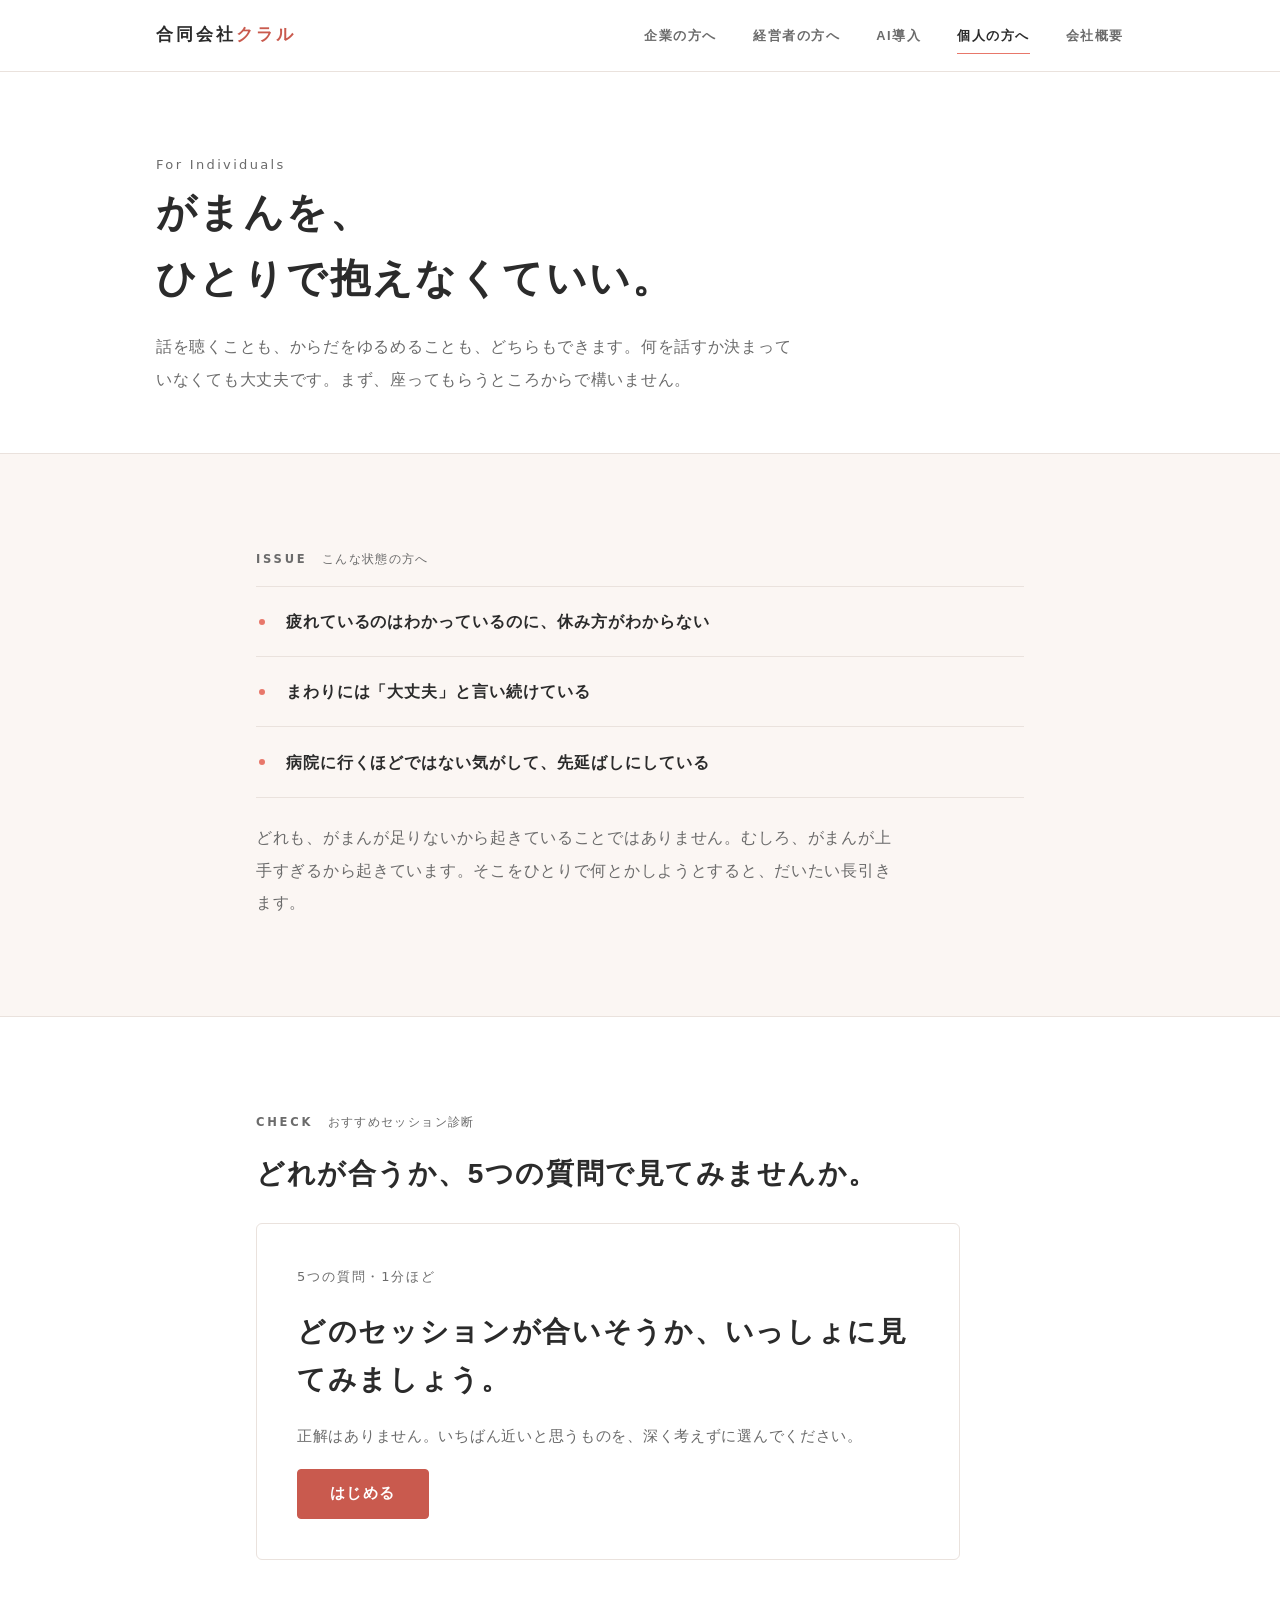
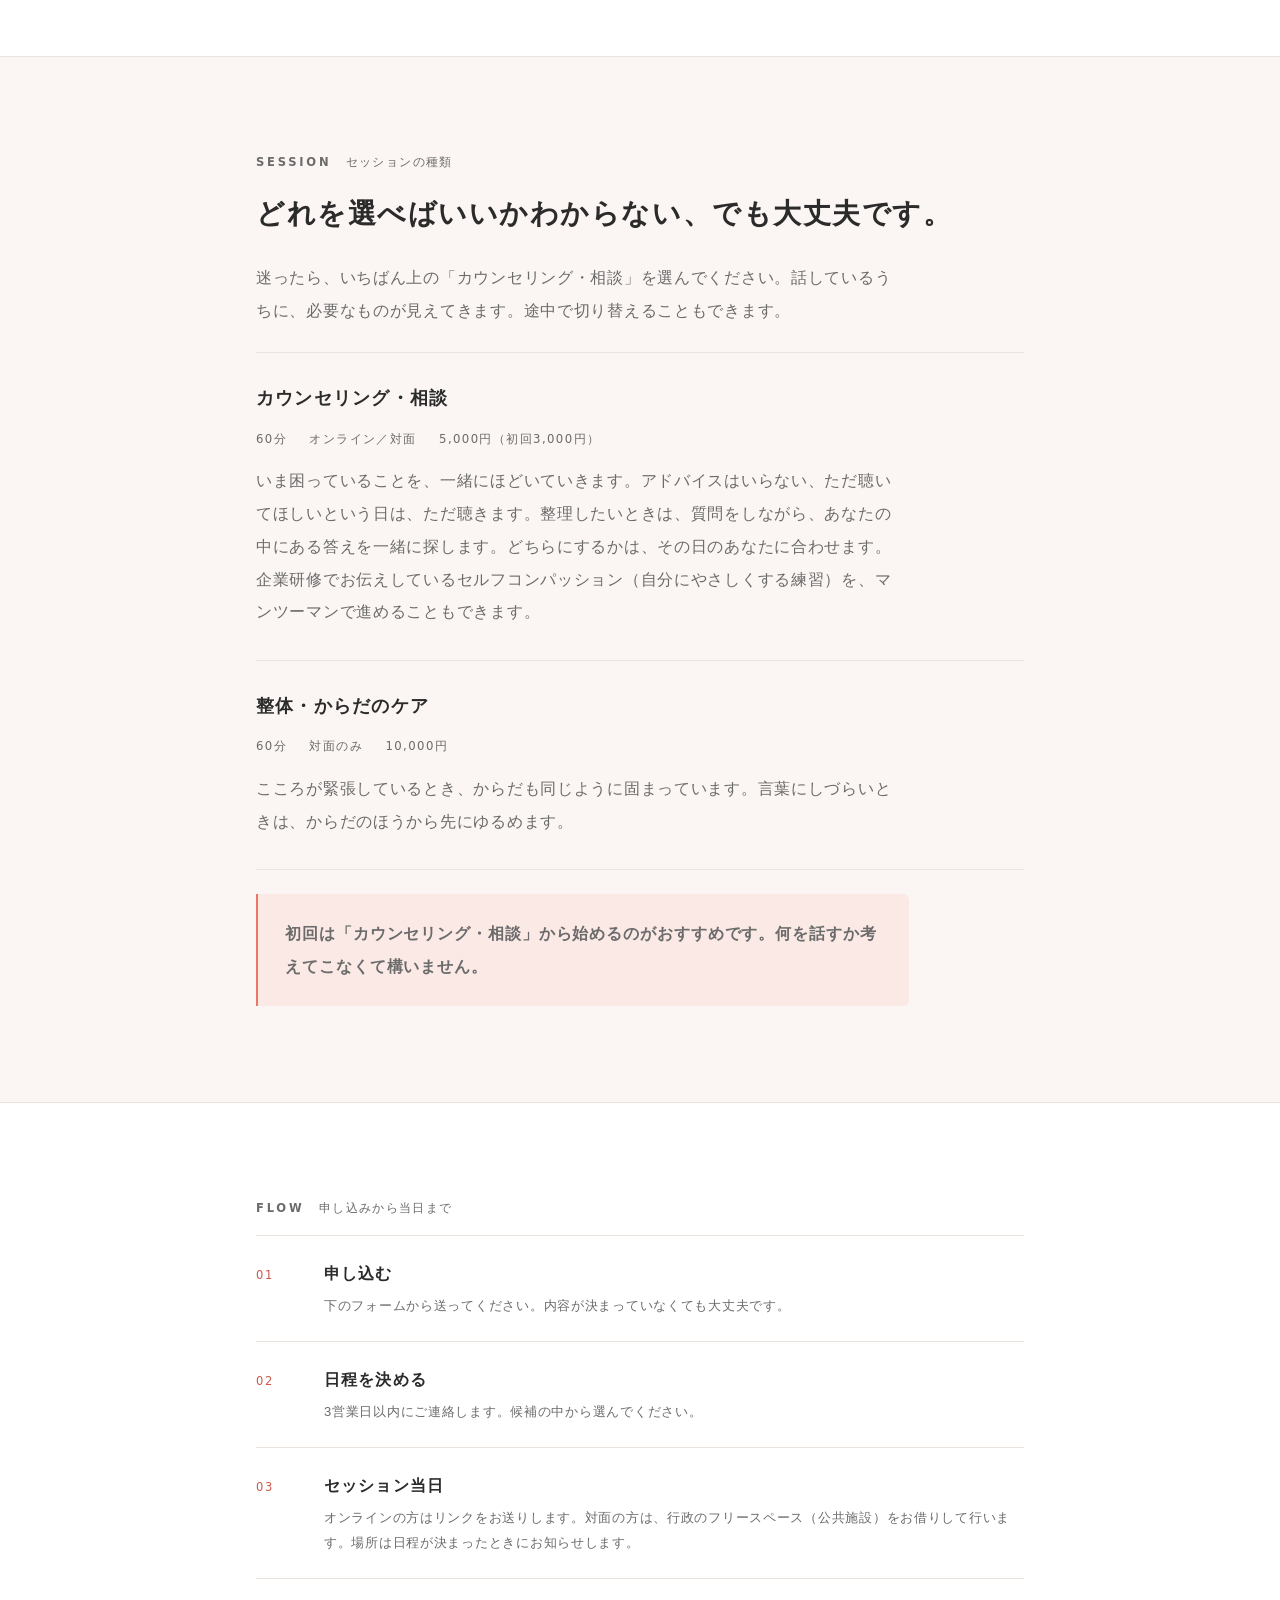
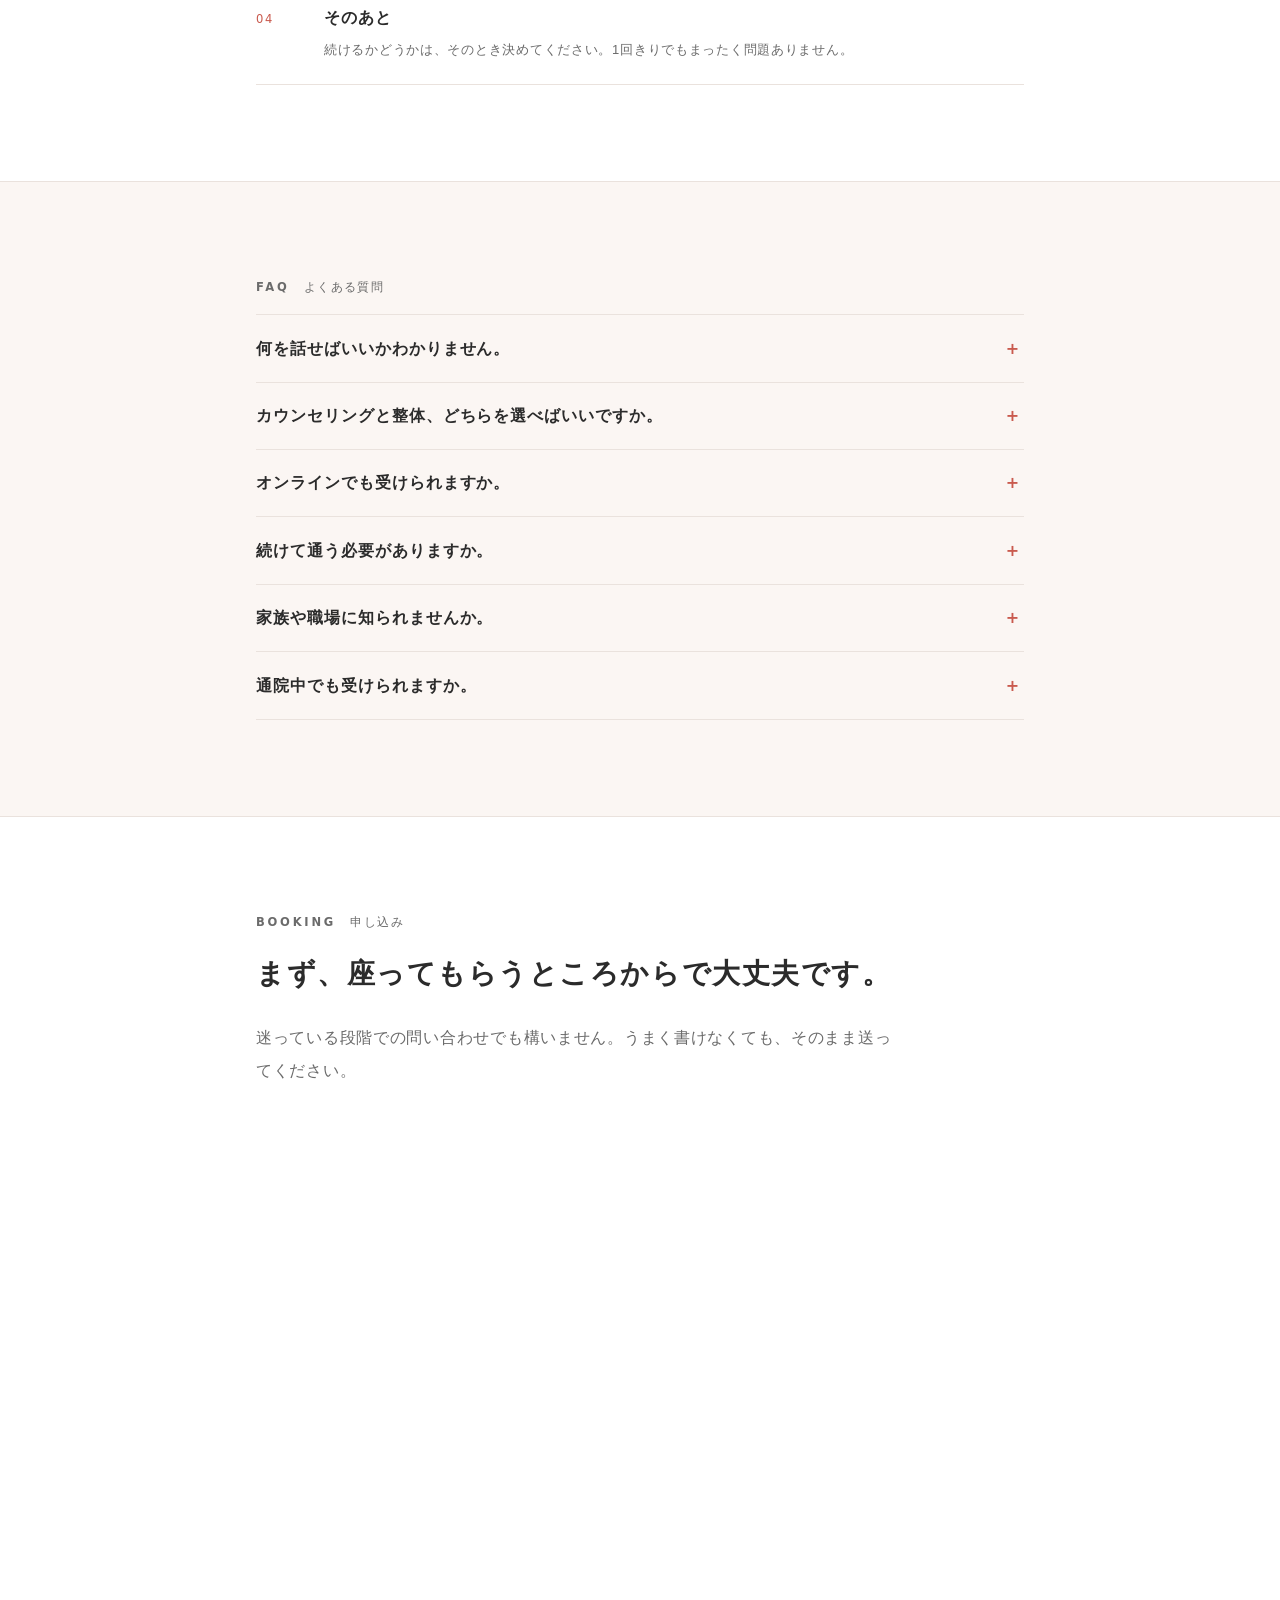
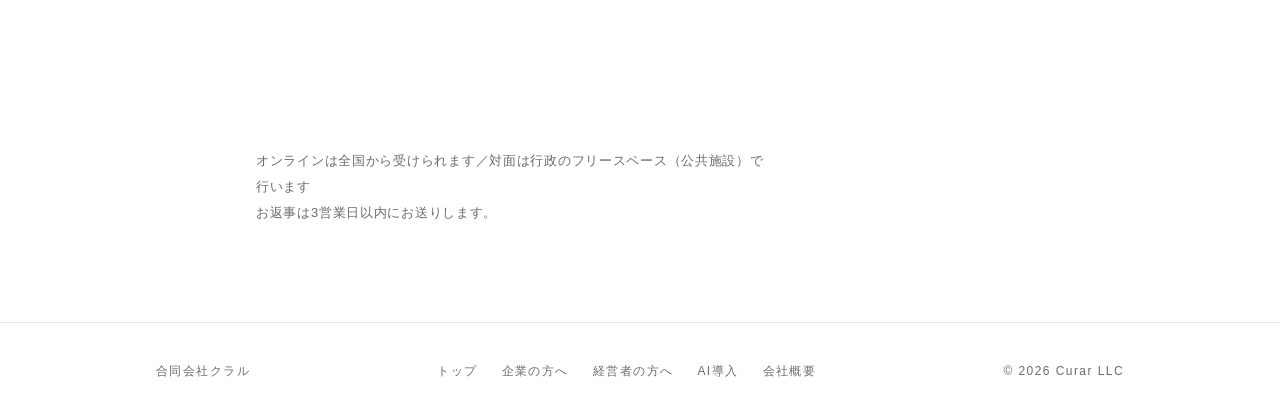
<file: session.html>
<!doctype html>
<html lang="ja">
<head>
<meta charset="UTF-8">
<meta name="viewport" content="width=device-width, initial-scale=1">
<title>個人セッション｜合同会社クラル</title>
<meta name="description" content="ただ聴いてほしい日も、整理したい日も。カウンセリング・相談と、整体・からだのケア。ひとりで抱えている方へ。">
<link rel="stylesheet" href="style.css">
</head>
<body>

<header class="topbar">
  <div class="shell topbar-inner">
    <a class="brand" href="index.html">合同会社<span class="brand-mark">クラル</span></a>
    <nav class="topnav" aria-label="メインメニュー">
      <a href="program.html">企業の方へ</a>
      <a href="leader.html">経営者の方へ</a>
      <a href="ai.html">AI導入</a>
      <a href="session.html" aria-current="page">個人の方へ</a>
      <a href="company.html">会社概要</a>
    </nav>
  </div>
</header>

<main>

  <section class="shell pagehead">
    <p class="eyebrow">For Individuals</p>
    <h1><span class="phrase">がまんを、</span><br><span class="phrase">ひとりで抱えなくていい。</span></h1>
    <p>話を聴くことも、からだをゆるめることも、どちらもできます。何を話すか決まっていなくても大丈夫です。まず、座ってもらうところからで構いません。</p>
  </section>

  <!-- ===== こんな状態の方へ ===== -->
  <div class="band band-tint">
    <section class="shell sec">
      <p class="sec-label">Issue<span>こんな状態の方へ</span></p>
      <div class="sec-body">
        <ul class="issues">
          <li>疲れているのはわかっているのに、休み方がわからない</li>
          <li>まわりには「大丈夫」と言い続けている</li>
          <li>病院に行くほどではない気がして、先延ばしにしている</li>
        </ul>
        <p>どれも、がまんが足りないから起きていることではありません。むしろ、がまんが上手すぎるから起きています。そこをひとりで何とかしようとすると、だいたい長引きます。</p>
      </div>
    </section>
  </div>

  <!-- ===== おすすめセッション診断（中身は shindan.js が描画する） ===== -->
  <div class="band" id="check">
    <section class="shell sec">
      <p class="sec-label">Check<span>おすすめセッション診断</span></p>
      <div class="sec-body">
        <h2><span class="phrase">どれが合うか、</span><span class="phrase">5つの質問で</span><span class="phrase">見てみませんか。</span></h2>
        <div class="shindan" data-apply="#contact"></div>
      </div>
    </section>
  </div>

  <!-- ===== セッションの種類 ===== -->
  <div class="band band-tint" id="menu">
    <section class="shell sec">
      <p class="sec-label">Session<span>セッションの種類</span></p>
      <div class="sec-body">
        <h2>どれを選べばいいかわからない、でも大丈夫です。</h2>
        <p>迷ったら、いちばん上の「カウンセリング・相談」を選んでください。話しているうちに、必要なものが見えてきます。途中で切り替えることもできます。</p>

        <div class="prog">

          <article class="prog-item">
            <h3>カウンセリング・相談</h3>
            <p class="prog-meta"><span>60分</span><span>オンライン／対面</span><span>5,000円（初回3,000円）</span></p>
            <p>いま困っていることを、一緒にほどいていきます。アドバイスはいらない、ただ聴いてほしいという日は、ただ聴きます。整理したいときは、質問をしながら、あなたの中にある答えを一緒に探します。どちらにするかは、その日のあなたに合わせます。企業研修でお伝えしているセルフコンパッション（自分にやさしくする練習）を、マンツーマンで進めることもできます。</p>
          </article>


          <article class="prog-item">
            <h3>整体・からだのケア</h3>
            <p class="prog-meta"><span>60分</span><span>対面のみ</span><span>10,000円</span></p>
            <p>こころが緊張しているとき、からだも同じように固まっています。言葉にしづらいときは、からだのほうから先にゆるめます。</p>
          </article>

        </div>

        <p class="pull">初回は「カウンセリング・相談」から始めるのがおすすめです。何を話すか考えてこなくて構いません。</p>
      </div>
    </section>
  </div>

  <!-- ===== 流れ ===== -->
  <div class="band" id="flow">
    <section class="shell sec">
      <p class="sec-label">Flow<span>申し込みから当日まで</span></p>
      <div class="sec-body">
        <ol class="flow">
          <li><div><strong>申し込む</strong><span>下のフォームから送ってください。内容が決まっていなくても大丈夫です。</span></div></li>
          <li><div><strong>日程を決める</strong><span>3営業日以内にご連絡します。候補の中から選んでください。</span></div></li>
          <li><div><strong>セッション当日</strong><span>オンラインの方はリンクをお送りします。対面の方は、行政のフリースペース（公共施設）をお借りして行います。場所は日程が決まったときにお知らせします。</span></div></li>
          <li><div><strong>そのあと</strong><span>続けるかどうかは、そのとき決めてください。1回きりでもまったく問題ありません。</span></div></li>
        </ol>
      </div>
    </section>
  </div>

  <!-- ===== よくある質問 ===== -->
  <div class="band band-tint" id="faq">
    <section class="shell sec">
      <p class="sec-label">FAQ<span>よくある質問</span></p>
      <div class="sec-body">
        <div class="faq">
          <details>
            <summary>何を話せばいいかわかりません。</summary>
            <p>それで大丈夫です。「何を話せばいいかわからない」というところから始める方がほとんどです。こちらから少しずつ聞いていきます。黙っている時間があっても構いません。</p>
          </details>
          <details>
            <summary>カウンセリングと整体、どちらを選べばいいですか。</summary>
            <p>迷ったら「カウンセリング・相談」で申し込んでください。話しているうちに、いまのあなたにどちらが要るか見えてきます。当日、その場で切り替えることもできます。</p>
          </details>
          <details>
            <summary>オンラインでも受けられますか。</summary>
            <p>整体以外はすべてオンラインで受けられます。LINEのビデオ通話など、ふだん使い慣れているものに合わせます。カメラをオフにしたままでも構いません。</p>
          </details>
          <details>
            <summary>続けて通う必要がありますか。</summary>
            <p>ありません。1回で終わる方もいます。こちらから次回をおすすめすることはしないので、続けるかどうかは毎回あなたが決めてください。</p>
          </details>
          <details>
            <summary>家族や職場に知られませんか。</summary>
            <p>お話しいただいた内容を外に出すことはありません。ご家族や職場から問い合わせがあっても、お答えすることはありません。ただし、命にかかわる危険があると判断したときだけは、あなたの安全を守るために、必要な連絡をすることがあります。</p>
          </details>
          <details>
            <summary>通院中でも受けられますか。</summary>
            <p>受けられます。ただ、ここで行うのは医療ではないので、治療の代わりにはなりません。通院中の方は、主治医の先生にもひとこと伝えておいていただけると安心です。お薬の量や飲み方は、ご自分の判断で変えないでください。整体も医療行為ではありません。強い痛みやしびれがあるときは、先に医療機関を受診してください。</p>
          </details>
        </div>
      </div>
    </section>
  </div>

  <!-- ===== 申し込み ===== -->
  <div class="band" id="contact">
    <section class="shell sec">
      <p class="sec-label">Booking<span>申し込み</span></p>
      <div class="sec-body">
        <h2>まず、座ってもらうところからで大丈夫です。</h2>
        <p>迷っている段階での問い合わせでも構いません。うまく書けなくても、そのまま送ってください。</p>

        <!-- 個人セッション用のGoogleフォーム（04_scripts/create_session_form.py で作成） -->
        <iframe class="gform gform-long" src="https://docs.google.com/forms/d/e/1FAIpQLScNEvOOi6oMDZuatn7EixZCY4JgSMZPSDPtGlXD-Bj4pYjdtw/viewform?embedded=true" title="個人の方へ お申し込みフォーム" loading="lazy">読み込んでいます…</iframe>

        <p class="contact-note">
          オンラインは全国から受けられます／対面は行政のフリースペース（公共施設）で行います<br>
          お返事は3営業日以内にお送りします。
        </p>
      </div>
    </section>
  </div>

</main>

<footer class="foot">
  <div class="shell foot-inner">
    <span>合同会社クラル</span>
    <nav class="foot-nav" aria-label="フッターメニュー">
      <a href="index.html">トップ</a>
      <a href="program.html">企業の方へ</a>
      <a href="leader.html">経営者の方へ</a>
      <a href="ai.html">AI導入</a>
      <a href="company.html">会社概要</a>
    </nav>
    <span>© 2026 Curar LLC</span>
  </div>
</footer>

<script src="shindan.js"></script>
</body>
</html>
</file>
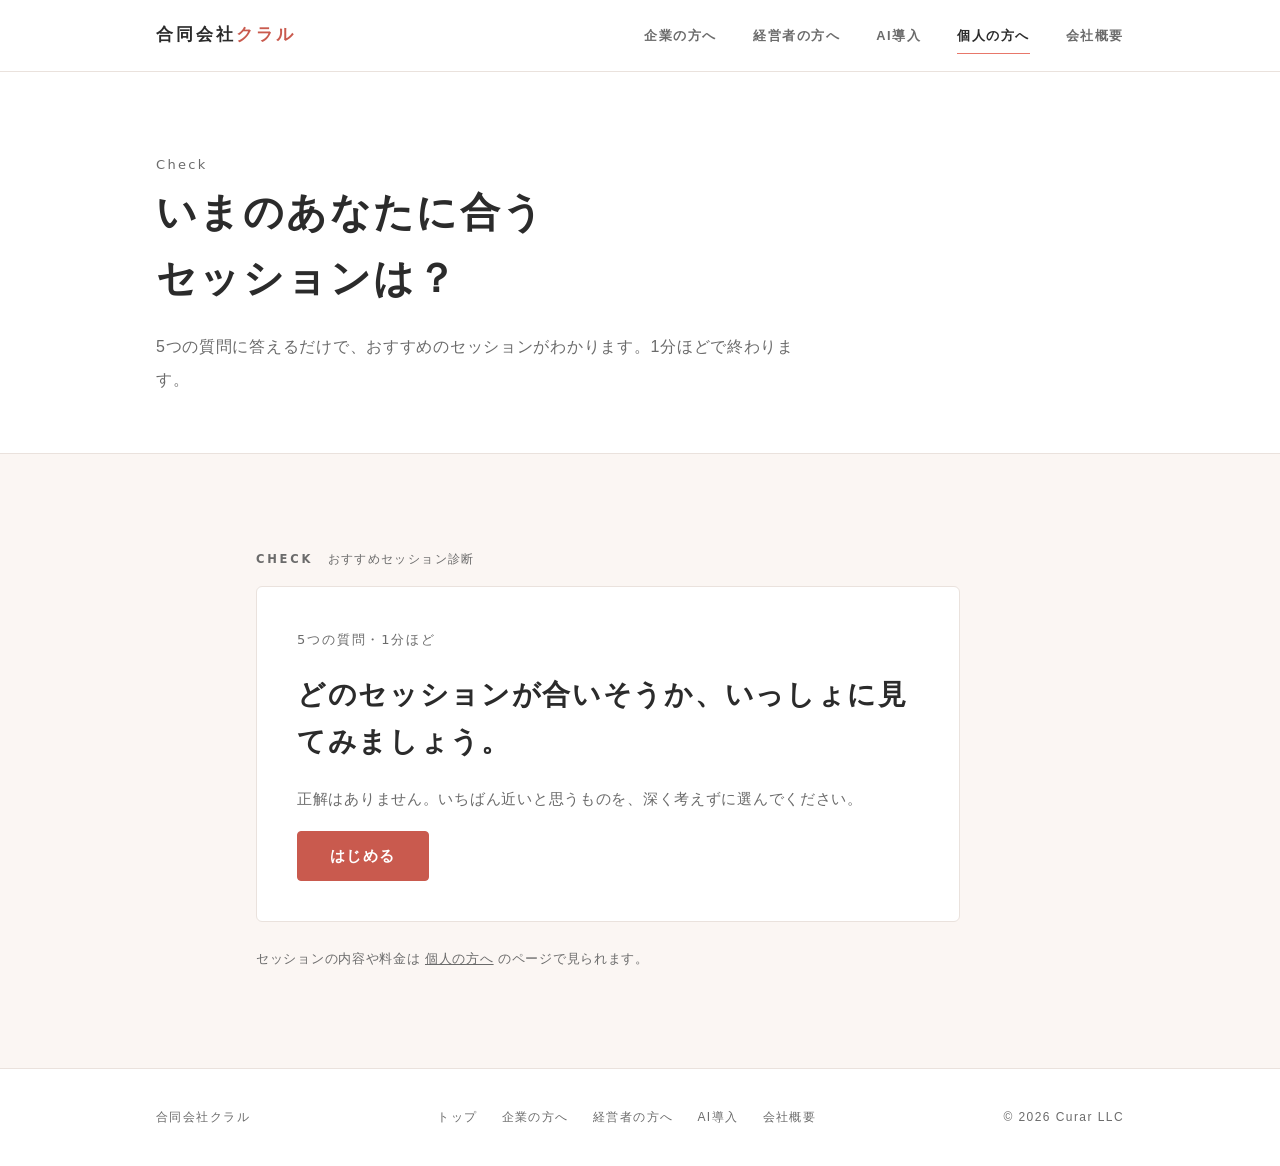
<file: shindan.html>
<!doctype html>
<html lang="ja">
<head>
<meta charset="UTF-8">
<meta name="viewport" content="width=device-width, initial-scale=1">
<title>おすすめセッション診断｜合同会社クラル</title>
<meta name="description" content="5つの質問に答えるだけ。カウンセリング・相談と整体・からだのケア、いまのあなたに合いそうなセッションがわかります。">
<link rel="stylesheet" href="style.css">
</head>
<body>

<header class="topbar">
  <div class="shell topbar-inner">
    <a class="brand" href="index.html">合同会社<span class="brand-mark">クラル</span></a>
    <nav class="topnav" aria-label="メインメニュー">
      <a href="program.html">企業の方へ</a>
      <a href="leader.html">経営者の方へ</a>
      <a href="ai.html">AI導入</a>
      <a href="session.html" aria-current="page">個人の方へ</a>
      <a href="company.html">会社概要</a>
    </nav>
  </div>
</header>

<main>

  <section class="shell pagehead">
    <p class="eyebrow">Check</p>
    <h1><span class="phrase">いまのあなたに合う</span><br><span class="phrase">セッションは？</span></h1>
    <p>5つの質問に答えるだけで、おすすめのセッションがわかります。1分ほどで終わります。</p>
  </section>

  <!-- ===== 診断 ===== -->
  <div class="band band-tint">
    <section class="shell sec">
      <p class="sec-label">Check<span>おすすめセッション診断</span></p>
      <div class="sec-body">
        <!-- 中身は shindan.js が描画する -->
        <div class="shindan" data-apply="session.html#contact"></div>
        <p class="contact-note">
          セッションの内容や料金は <a href="session.html#menu">個人の方へ</a> のページで見られます。
        </p>
      </div>
    </section>
  </div>

</main>

<footer class="foot">
  <div class="shell foot-inner">
    <span>合同会社クラル</span>
    <nav class="foot-nav" aria-label="フッターメニュー">
      <a href="index.html">トップ</a>
      <a href="program.html">企業の方へ</a>
      <a href="leader.html">経営者の方へ</a>
      <a href="ai.html">AI導入</a>
      <a href="company.html">会社概要</a>
    </nav>
    <span>© 2026 Curar LLC</span>
  </div>
</footer>

<script src="shindan.js"></script>
</body>
</html>
</file>
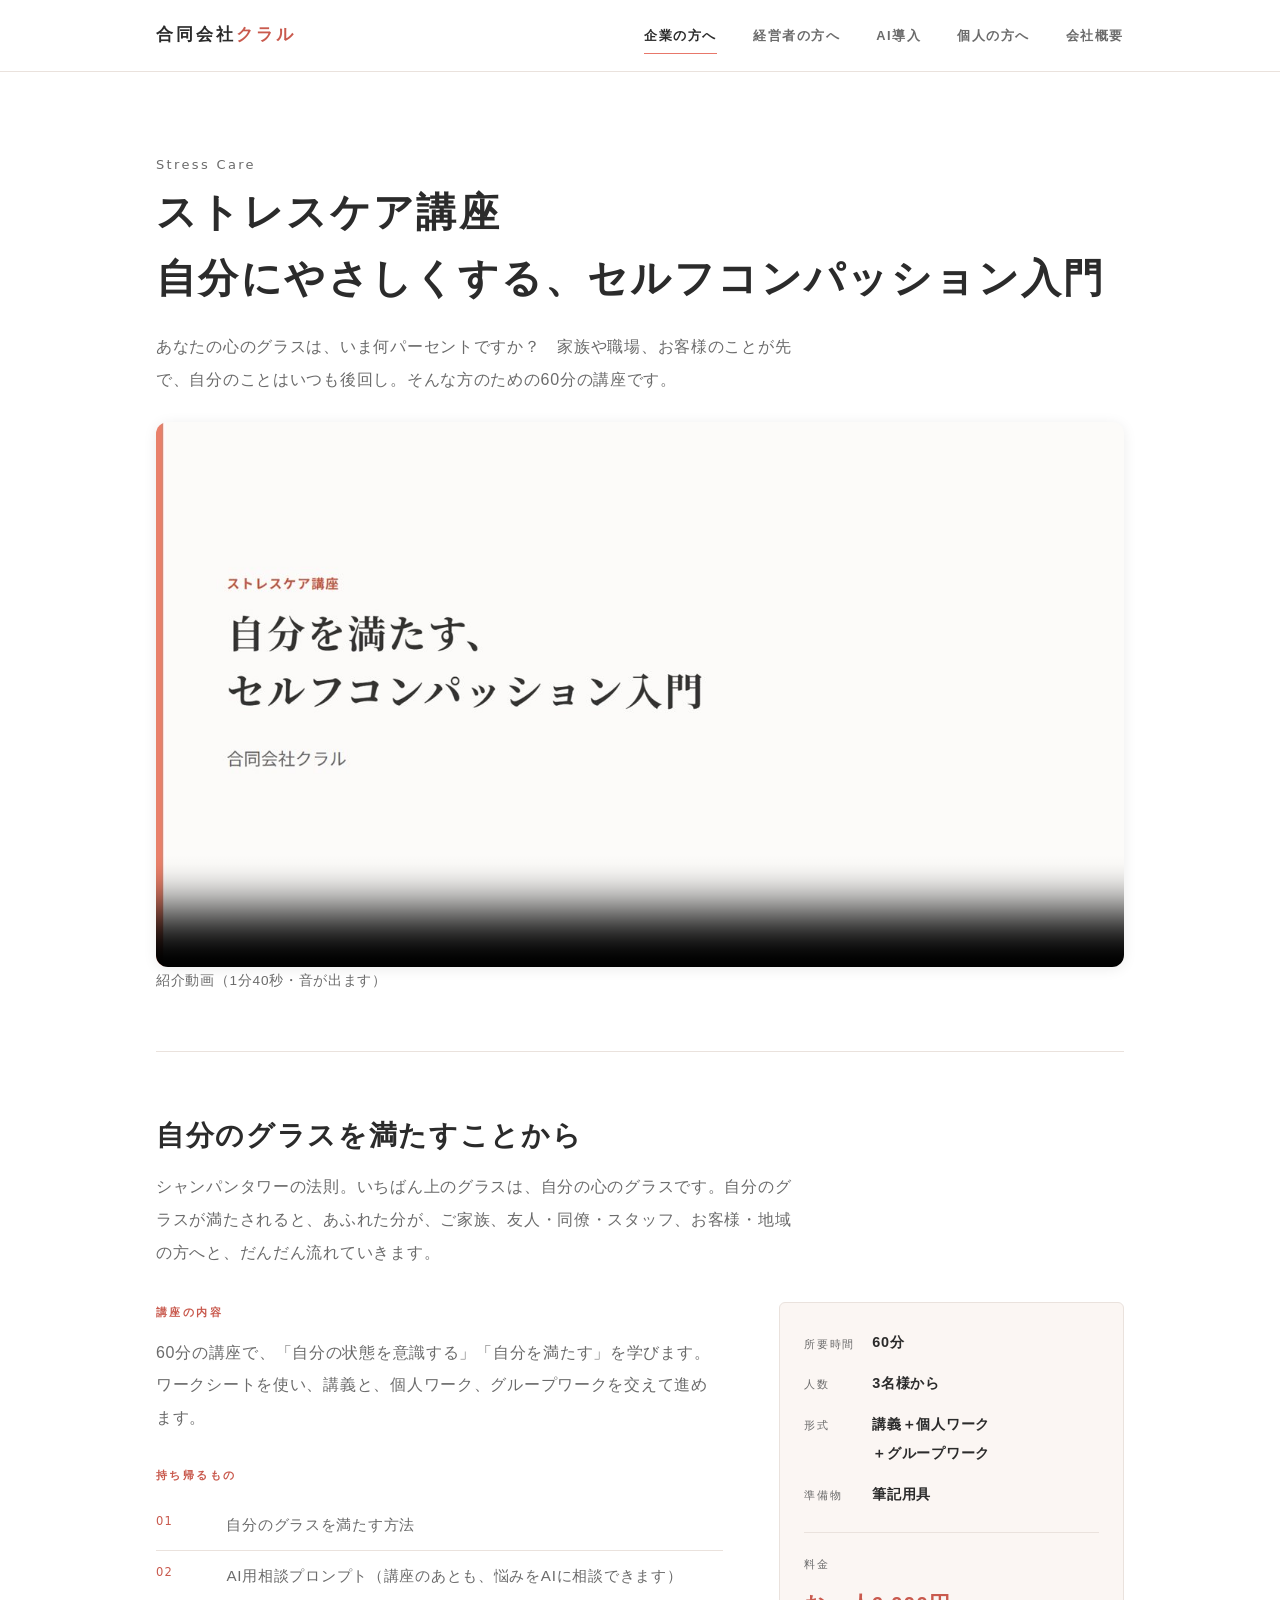
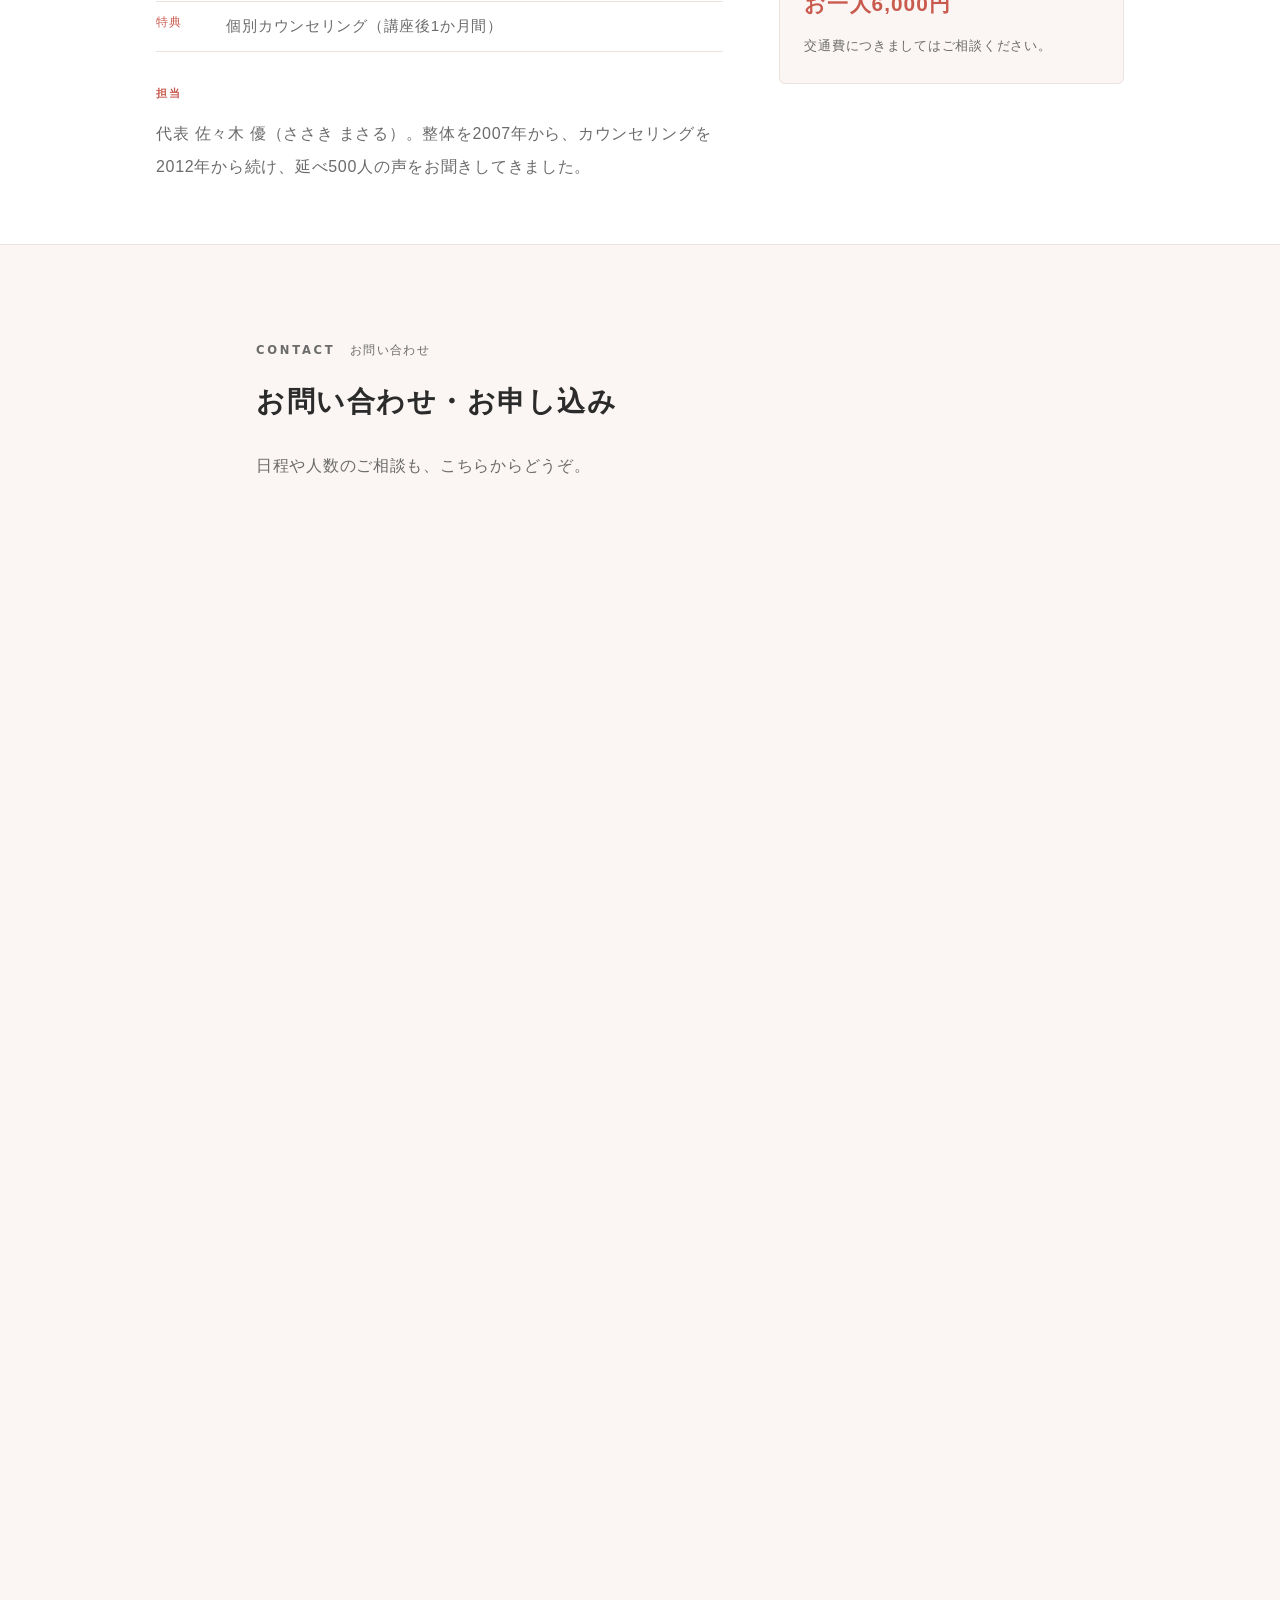
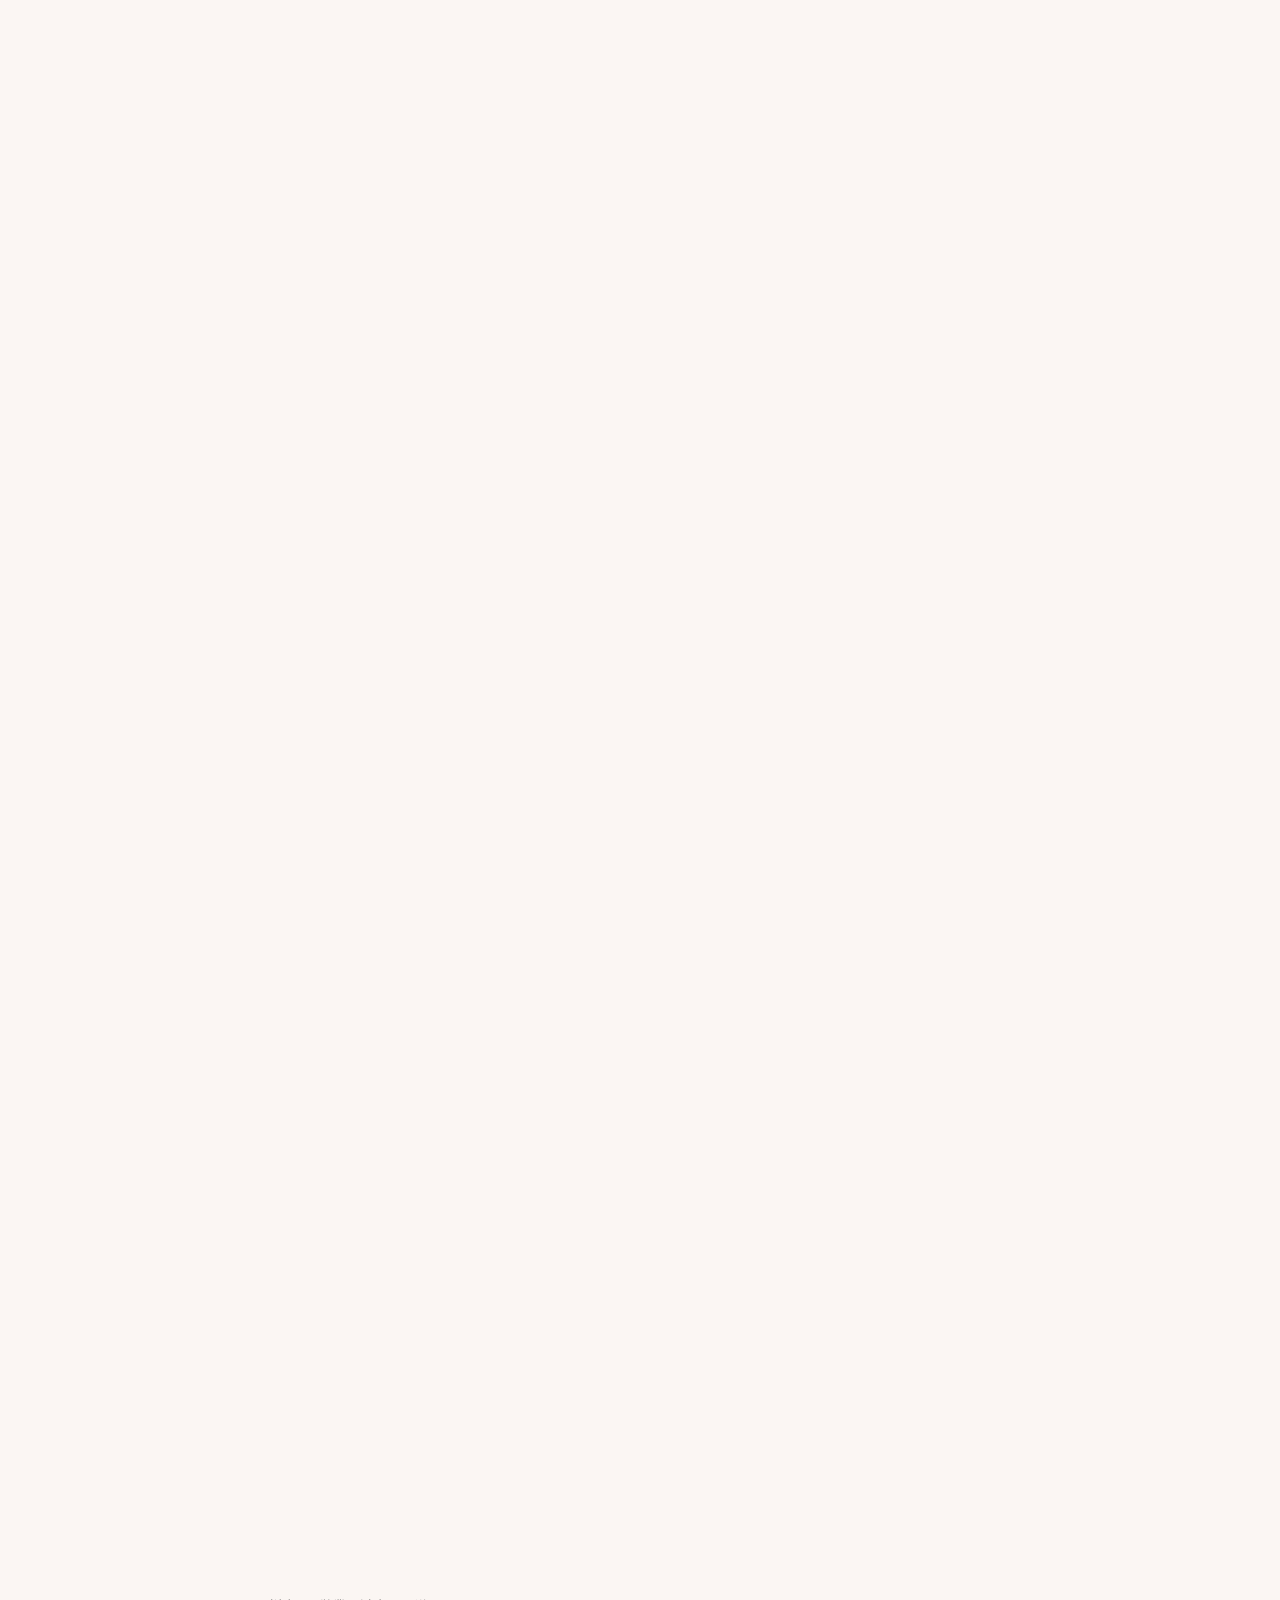
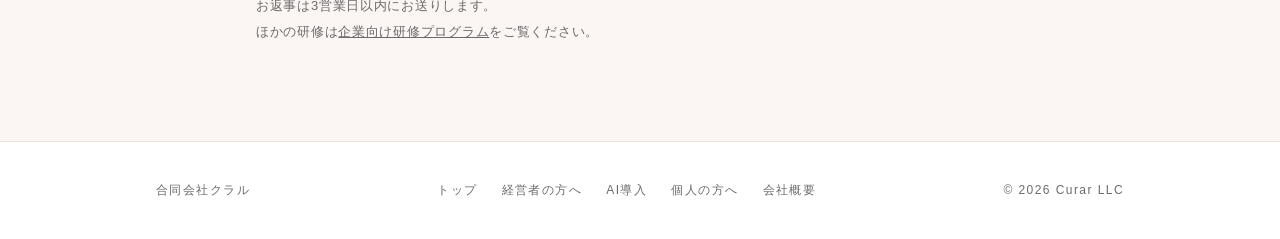
<file: stresscare.html>
<!doctype html>
<html lang="ja">
<head>
<meta charset="UTF-8">
<meta name="viewport" content="width=device-width, initial-scale=1">
<title>ストレスケア講座（セルフコンパッション入門）｜合同会社クラル</title>
<meta name="description" content="自分にやさしくする、セルフコンパッション入門。60分・3名様から、お一人6,000円。1分40秒の紹介動画があります。">
<link rel="stylesheet" href="style.css">
<style>
  /* 紹介動画（スマホでもそのまま再生できるように幅いっぱい） */
  .video-wrap { margin: 1.6rem 0 0; }
  .video-wrap video { display: block; width: 100%; height: auto; border-radius: 12px; background: #fdfbfa; box-shadow: 0 2px 14px rgba(0,0,0,0.08); }
  .video-note { font-size: 0.85rem; color: #777; margin-top: 0.6rem; }
</style>
</head>
<body>

<header class="topbar">
  <div class="shell topbar-inner">
    <a class="brand" href="index.html">合同会社<span class="brand-mark">クラル</span></a>
    <nav class="topnav" aria-label="メインメニュー">
      <a href="program.html" aria-current="page">企業の方へ</a>
      <a href="leader.html">経営者の方へ</a>
      <a href="ai.html">AI導入</a>
      <a href="session.html">個人の方へ</a>
      <a href="company.html">会社概要</a>
    </nav>
  </div>
</header>

<main>

  <section class="shell pagehead">
    <p class="eyebrow">Stress Care</p>
    <h1><span class="phrase">ストレスケア講座</span><br><span class="phrase">自分にやさしくする、</span><span class="phrase">セルフコンパッション入門</span></h1>
    <p>あなたの心のグラスは、いま何パーセントですか？　家族や職場、お客様のことが先で、自分のことはいつも後回し。そんな方のための60分の講座です。</p>
    <div class="video-wrap">
      <video controls playsinline preload="metadata" poster="videos/stresscare-poster.jpg">
        <source src="videos/stresscare.mp4" type="video/mp4">
        お使いのブラウザでは動画を再生できません。
      </video>
      <p class="video-note">紹介動画（1分40秒・音が出ます）</p>
    </div>
  </section>

  <div class="shell">
    <article class="course" id="stresscare">
      <h2>自分のグラスを満たすことから</h2>
      <p class="course-sub">シャンパンタワーの法則。いちばん上のグラスは、自分の心のグラスです。自分のグラスが満たされると、あふれた分が、ご家族、友人・同僚・スタッフ、お客様・地域の方へと、だんだん流れていきます。</p>

      <div class="course-grid">
        <div>
          <div class="course-block">
            <h3>講座の内容</h3>
            <p>60分の講座で、「自分の状態を意識する」「自分を満たす」を学びます。ワークシートを使い、講義と、個人ワーク、グループワークを交えて進めます。</p>
          </div>

          <div class="course-block">
            <h3>持ち帰るもの</h3>
            <ul class="steps">
              <li data-time="01">自分のグラスを満たす方法</li>
              <li data-time="02">AI用相談プロンプト（講座のあとも、悩みをAIに相談できます）</li>
              <li data-time="特典">個別カウンセリング（講座後1か月間）</li>
            </ul>
          </div>

          <div class="course-block">
            <h3>担当</h3>
            <p>代表 佐々木 優（ささき まさる）。整体を2007年から、カウンセリングを2012年から続け、延べ500人の声をお聞きしてきました。</p>
          </div>
        </div>

        <div class="spec-card">
          <dl>
            <dt>所要時間</dt><dd>60分</dd>
            <dt>人数</dt><dd>3名様から</dd>
            <dt>形式</dt><dd>講義＋個人ワーク<br>＋グループワーク</dd>
            <dt>準備物</dt><dd>筆記用具</dd>
          </dl>
          <div class="price">
            <p class="price-label">料金</p>
            <p class="price-figure">お一人6,000円</p>
            <p class="price-note">交通費につきましてはご相談ください。</p>
          </div>
        </div>
      </div>
    </article>
  </div>

  <!-- ===== お問い合わせ（研修プログラムと同じフォーム） ===== -->
  <div class="band band-tint" id="contact">
    <section class="shell sec">
      <p class="sec-label">Contact<span>お問い合わせ</span></p>
      <div class="sec-body">
        <h2>お問い合わせ・お申し込み</h2>
        <p>日程や人数のご相談も、こちらからどうぞ。</p>

        <iframe class="gform gform-xlong" src="https://docs.google.com/forms/d/e/1FAIpQLSfvtZEEhNk5gzzXno6kvqjiwNlHizG_ey4JQNuYez3-ItOsGw/viewform?embedded=true" title="ストレスケア講座 お問い合わせフォーム" loading="lazy">読み込んでいます…</iframe>

        <p class="contact-note">
          お返事は3営業日以内にお送りします。<br>
          ほかの研修は<a href="program.html">企業向け研修プログラム</a>をご覧ください。
        </p>
      </div>
    </section>
  </div>

</main>

<footer class="foot">
  <div class="shell foot-inner">
    <span>合同会社クラル</span>
    <nav class="foot-nav" aria-label="フッターメニュー">
      <a href="index.html">トップ</a>
      <a href="leader.html">経営者の方へ</a>
      <a href="ai.html">AI導入</a>
      <a href="session.html">個人の方へ</a>
      <a href="company.html">会社概要</a>
    </nav>
    <span>© 2026 Curar LLC</span>
  </div>
</footer>

</body>
</html>
</file>
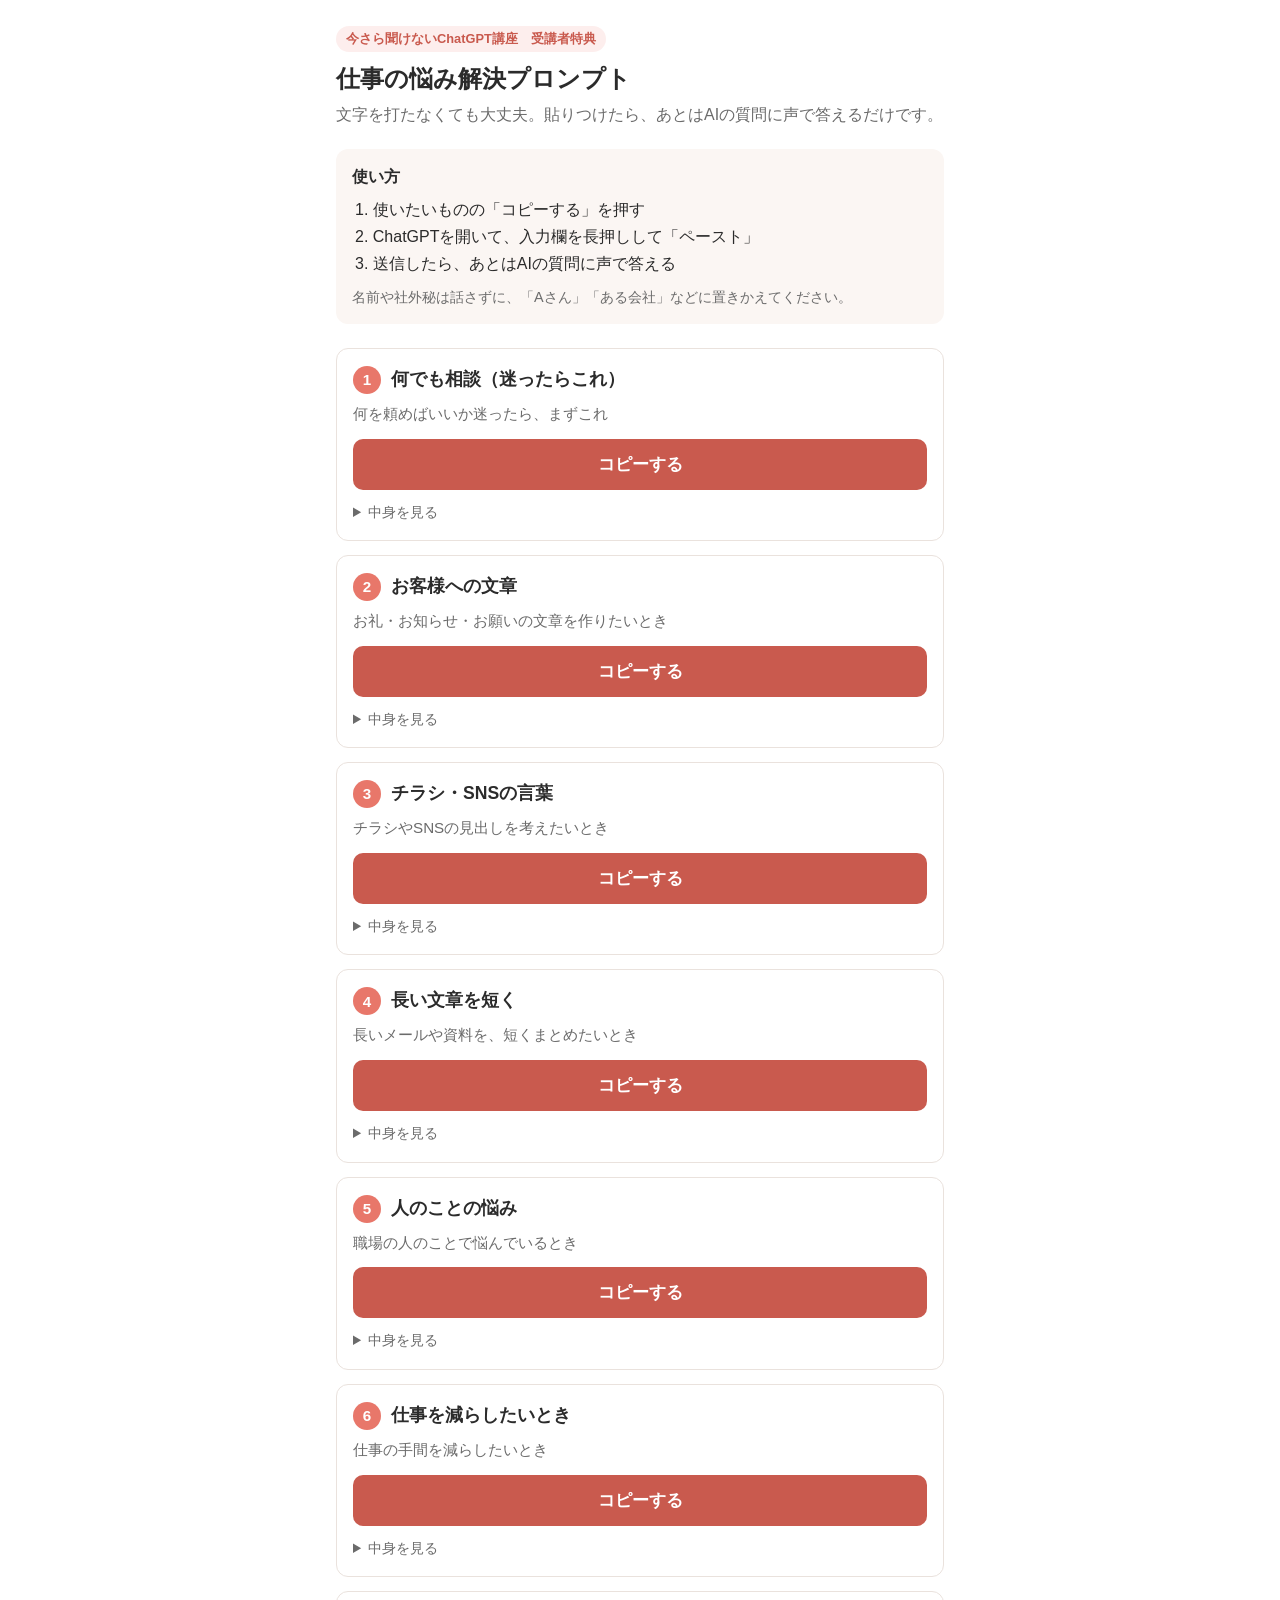
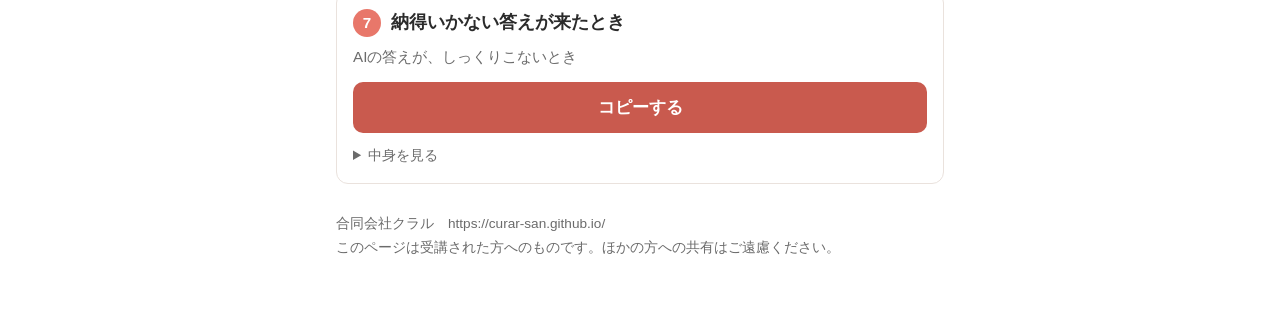
<file: tokuten-2bbfe01f.html>
<!doctype html>
<html lang="ja">
<head>
<meta charset="UTF-8">
<meta name="viewport" content="width=device-width, initial-scale=1">
<meta name="robots" content="noindex, nofollow">
<title>受講者特典 仕事の悩み解決プロンプト｜合同会社クラル</title>
<style>
  :root { --ink:#2B2B2B; --soft:#6B6B6B; --rule:#EAE2DD; --accent:#E8776A; --btn:#C95A4E; --wash:#FBF6F3; color-scheme: light; }
  * { box-sizing: border-box; }
  body { margin:0; background:#fff; color:var(--ink); font-family:"Hiragino Sans","Hiragino Kaku Gothic ProN","Yu Gothic UI","Yu Gothic",Meiryo,sans-serif; line-height:1.7; }
  .wrap { max-width:640px; margin:0 auto; padding:24px 16px 48px; }
  .kind { display:inline-block; font-size:.8rem; font-weight:700; color:var(--btn); background:rgba(232,119,106,.12); padding:2px 10px; border-radius:99px; }
  h1 { font-size:1.5rem; line-height:1.4; margin:10px 0 6px; }
  .lead { color:var(--soft); margin:0 0 20px; }
  .how { background:var(--wash); border-radius:12px; padding:14px 16px; margin-bottom:24px; }
  .how h2 { font-size:1rem; margin:0 0 6px; }
  .how ol { margin:0; padding-left:1.3em; }
  .how p { margin:8px 0 0; font-size:.9rem; color:var(--soft); }
  .card { border:1px solid var(--rule); border-radius:12px; padding:16px; margin-bottom:14px; }
  .card h2 { font-size:1.1rem; margin:0; display:flex; align-items:center; gap:10px; }
  .num { flex:none; width:28px; height:28px; border-radius:50%; background:var(--accent); color:#fff; font-size:.95rem; display:grid; place-items:center; }
  .when { margin:6px 0 12px; color:var(--soft); font-size:.95rem; }
  .copy { width:100%; border:0; border-radius:10px; background:var(--btn); color:#fff; font-size:1.05rem; font-weight:700; padding:14px; cursor:pointer; }
  .copy.done { background:#3E8E7E; }
  details { margin-top:10px; }
  summary { color:var(--soft); font-size:.9rem; cursor:pointer; }
  pre { white-space:pre-wrap; word-break:break-word; font-family:inherit; font-size:.9rem; background:var(--wash); border-radius:8px; padding:12px; margin:8px 0 0; }
  .foot { margin-top:28px; font-size:.85rem; color:var(--soft); }
</style>
</head>
<body>
<main class="wrap">
  <span class="kind">今さら聞けないChatGPT講座　受講者特典</span>
  <h1>仕事の悩み解決プロンプト</h1>
  <p class="lead">文字を打たなくても大丈夫。貼りつけたら、あとはAIの質問に声で答えるだけです。</p>

  <div class="how">
    <h2>使い方</h2>
    <ol>
      <li>使いたいものの「コピーする」を押す</li>
      <li>ChatGPTを開いて、入力欄を長押しして「ペースト」</li>
      <li>送信したら、あとはAIの質問に声で答える</li>
    </ol>
    <p>名前や社外秘は話さずに、「Aさん」「ある会社」などに置きかえてください。</p>
  </div>

  <section class="card">
    <h2><span class="num">1</span>何でも相談（迷ったらこれ）</h2>
    <p class="when">何を頼めばいいか迷ったら、まずこれ</p>
    <button class="copy" type="button" data-target="p1">コピーする</button>
    <details>
      <summary>中身を見る</summary>
      <pre id="p1">悩みの相談にのってください。
私は声で答えるので、質問は1つずつ、短くしてください。
まず「どんなことで悩んでいますか？」と聞いてください。
そのあと、状況をつかむための質問を3つまで、1つずつしてください。
私が答えたら、次の形で答えてください。

1. 選択肢をA・B・Cの3つ出す（それぞれ「やること」を1行で）
2. それぞれの良いところと気をつけるところを1行ずつ
3. 私の状況なら、どれがいちばんおすすめか、理由をつけて1つ選ぶ
4. 選んだものについて、今日できる最初の一歩を1つ</pre>
    </details>
  </section>
  <section class="card">
    <h2><span class="num">2</span>お客様への文章</h2>
    <p class="when">お礼・お知らせ・お願いの文章を作りたいとき</p>
    <button class="copy" type="button" data-target="p2">コピーする</button>
    <details>
      <summary>中身を見る</summary>
      <pre id="p2">お客様への文章を作るのを手伝ってください。
私は声で答えるので、質問は1つずつ、短くしてください。
次の順番で聞いてください。

1. 「誰に送りますか？」
（1 はじめてのお客様　2 よく知っているお客様　3 取引先　4 その他）
2. 「何を伝えたいですか？」
3. 「必ず入れたいことはありますか？（日にち、金額、お願いなど）」
4. 「どうやって送りますか？」
（1 メール　2 LINE　3 手紙　4 その他）

答えたら、ていねいで、堅すぎない文章を1つ作ってください。
そのあと「直したいところはありますか？」と聞いてください。</pre>
    </details>
  </section>
  <section class="card">
    <h2><span class="num">3</span>チラシ・SNSの言葉</h2>
    <p class="when">チラシやSNSの見出しを考えたいとき</p>
    <button class="copy" type="button" data-target="p3">コピーする</button>
    <details>
      <summary>中身を見る</summary>
      <pre id="p3">チラシやSNSの言葉を考えるのを手伝ってください。
私は声で答えるので、質問は1つずつ、短くしてください。
次の順番で聞いてください。

1. 「何を知ってもらいたいですか？（商品やサービス）」
2. 「誰に届けたいですか？」
3. 「どこに載せますか？」
（1 チラシ　2 Facebook　3 Instagram　4 お店の貼り紙　5 その他）

答えたら、思わず目を止める見出しを5つ考えて、それぞれ選んだ理由を1行ずつ教えてください。
最後に、いちばんおすすめを1つ選んでください。</pre>
    </details>
  </section>
  <section class="card">
    <h2><span class="num">4</span>長い文章を短く</h2>
    <p class="when">長いメールや資料を、短くまとめたいとき</p>
    <button class="copy" type="button" data-target="p4">コピーする</button>
    <details>
      <summary>中身を見る</summary>
      <pre id="p4">長い文章を短くするのを手伝ってください。
私は声で話すので、質問は短くしてください。

まず「短くしたい文章を、読み上げてください」と聞いてください。
そのとき「名前や社外秘は、Aさん、ある会社などに置きかえて読んでください」とひと言そえてください。

読み終えたら、忙しい人が1分で読めるように短くしてください。
決まったことと、次にやることは分けて書いてください。</pre>
    </details>
  </section>
  <section class="card">
    <h2><span class="num">5</span>人のことの悩み</h2>
    <p class="when">職場の人のことで悩んでいるとき</p>
    <button class="copy" type="button" data-target="p5">コピーする</button>
    <details>
      <summary>中身を見る</summary>
      <pre id="p5">職場の人のことで悩んでいます。相手を責めずに伝えたいです。
あなたは職場の人間関係にくわしい相談相手です。

まず、次の質問を1つずつしてください。
4番・8番・9番の自由に答える質問で、答えがざっくりしていたら「たとえば、どんなことがありましたか？」と1回だけ聞き返してください。
聞き返すのは1つの質問につき1回までにしてください。
選択肢には番号をつけて、番号だけで答えられるようにしてください。あてはまるものが2つ以上でもかまいません。「その他」を選んだときは、ひと言で答えます。

1. どんな仕事ですか
（1 運送・タクシー　2 製造・工場　3 お店・飲食　4 医療・介護　5 事務　6 建設　7 その他）
2. 相談しているのは誰ですか
（1 自分のこと　2 人から相談を受けている）
3. 困っている相手は、相談している人から見て誰ですか
（1 上司　2 同僚　3 部下・社員　4 お客様・取引先　5 その他）
4. 何が起きていますか（選択式にせず、自由に答えてもらう。声で話してもよい）
5. いつごろからですか
（1 前からずっと　2 最近になって増えた　3 わからない）
6. どのくらいの回数ですか
（1 たまに　2 月に何回か　3 ほぼ毎日）
7. どんな影響が出ていますか
（1 お客様からのクレーム　2 まわりの仕事が増えている　3 お金の損　4 安全の心配　5 職場の雰囲気が悪い　6 自分の負担が大きい　7 その他）
8. これまでにやったことを教えてください（選択式にせず、自由に答えてもらう。声で話してもよい）
9. 事情があってできないことを教えてください（選択式にせず、自由に答えてもらう。声で話してもよい）
10. そのとき、相手はどうでしたか
（1 素直に聞いた　2 言い返した　3 ミスに気づいていない　4 変わらなかった　5 まだ話していない）
11. 本当はどうなってほしいですか
（1 少しずつ良くなってほしい　2 ミスをなくしてほしい　3 本人に気づいてほしい　4 関係を悪くしたくない　5 その他）

全部答えたら、それ以上は質問せずに、まず次のどちらにあたるかを判断してください。
8番の「やったこと」と9番の「できないこと」は、提案に入れないでください。

【まだ打てる手がある場合】次の形で答えてください。
1. この問題の本当の原因の見立て（相談している側・相手の側、それぞれ1〜2行）
2. 相手はどう感じていそうか、相手の立場から2行
3. 伝え方をA・B・Cの3つ（それぞれ、そのまま言える例文と、良いところ・気をつけるところを1行ずつ）
4. この状況なら、どれがいちばんおすすめか、理由をつけて1つ選ぶ
5. 相手がこう返してきたら、こう答える（よくある返しを2つと、その答え方）
6. 言わないほうがよいひと言を1つ
7. 伝えるタイミングと場所のおすすめ

【打てる手はほとんどやっていて、残っているのが本人の判断の場合】提案はしないでください。
1. これまでやってきたことを3行でまとめて、ねぎらう
2. 「で、あなたはどうしたいですか？」と聞く
（1 このまま続けたい　2 線を決めて続けたい　3 手放す方向で考えたい　4 まだわからない）
3. 答えを聞いたら、その気持ちを大事にしたうえで、次の一歩を1つだけ出す
「4 まだわからない」のときは、気持ちを整理するための質問を1つずつする</pre>
    </details>
  </section>
  <section class="card">
    <h2><span class="num">6</span>仕事を減らしたいとき</h2>
    <p class="when">仕事の手間を減らしたいとき</p>
    <button class="copy" type="button" data-target="p6">コピーする</button>
    <details>
      <summary>中身を見る</summary>
      <pre id="p6">仕事を減らしたいので、相談にのってください。
あなたは仕事の段取りにくわしい相談相手です。
私は声で答えるので、質問は1つずつ、短くしてください。

次の順番で進めてください。

1. 「どんな仕事で困っていますか？」と聞く
2. 「その仕事を、いまどんな手順でやっていますか？最初から順番に話してください」と聞く
3. 「良くなったら、どうなっていたいですか？」と聞く
（1 時間が短くなる　2 ミスが減る　3 気持ちが楽になる　4 ほかの仕事に時間を使える　5 その他）
4. 聞いた手順を、番号をつけて表にして見せる（列：番号／手順／AIに頼める・人がやる／理由を1行）
5. 「この中で、自分の手でやりたい、大切にしたい手順はどれですか？番号で教えてください」と聞く

答えたら、次の形で提案してください。
・大切にしたい手順は、人がやるほうに残す
1. AIに頼めるもののうち、最初に頼むとよいものを1つ選び、理由を1行
2. その1つをAIに頼むときの頼み方を、そのまま使える文で1つ
3. それを頼むと、3番で聞いた「なっていたい形」にどう近づくかを1行</pre>
    </details>
  </section>
  <section class="card">
    <h2><span class="num">7</span>納得いかない答えが来たとき</h2>
    <p class="when">AIの答えが、しっくりこないとき</p>
    <button class="copy" type="button" data-target="p7">コピーする</button>
    <details>
      <summary>中身を見る</summary>
      <pre id="p7">いまの答えが、しっくりきません。
私は声で答えるので、質問は短くしてください。

まず「どう直しますか？」と聞いてください。
（1 もっと短く　2 もっとやさしく　3 もっと具体的に　4 前提がちがう）
「4」のときは、ここまでの前提を1つずつ私に確認してください。</pre>
    </details>
  </section>

  <p class="foot">合同会社クラル　https://curar-san.github.io/<br>このページは受講された方へのものです。ほかの方への共有はご遠慮ください。</p>
</main>
<script>
  // コピーボタン：押したらプロンプトをクリップボードへ
  document.querySelectorAll(".copy").forEach(function (btn) {
    btn.addEventListener("click", function () {
      var text = document.getElementById(btn.dataset.target).textContent;
      function ok() {
        btn.textContent = "コピーしました";
        btn.classList.add("done");
        setTimeout(function () { btn.textContent = "コピーする"; btn.classList.remove("done"); }, 2000);
      }
      if (navigator.clipboard && window.isSecureContext) {
        navigator.clipboard.writeText(text).then(ok, function () { fallback(text); ok(); });
      } else { fallback(text); ok(); }
    });
  });
  // 古いスマホ向けの予備のコピー方法
  function fallback(text) {
    var t = document.createElement("textarea");
    t.value = text; t.setAttribute("readonly", ""); t.style.position = "fixed"; t.style.opacity = "0";
    document.body.appendChild(t); t.select(); t.setSelectionRange(0, text.length);
    try { document.execCommand("copy"); } catch (e) {}
    document.body.removeChild(t);
  }
</script>
</body>
</html>
</file>
<file: style.css>
@charset "UTF-8";

/* ============================================================
   合同会社クラル コーポレートサイト
   WordPress移植時は、このファイルの中身をテーマの style.css へ
   ============================================================ */

/* ---------- デザイントークン ---------- */

:root {
  --ground: #FFFFFF;
  --surface: #FBF6F3;
  --ink: #2B2B2B;
  --ink-soft: #6B6B6B;
  --rule: #EAE2DD;
  --accent: #E8776A;
  --accent-ink: #C95A4E;
  --accent-wash: rgba(232, 119, 106, 0.10);
  --btn-bg: #C95A4E;
  --btn-bg-hover: #B04A3F;
  --btn-fg: #FFFFFF;
  --todo-bg: rgba(232, 119, 106, 0.16);
  --hero-bg: #F8F0EB;

  --font-display: "Hiragino Sans", "Hiragino Kaku Gothic ProN", "Yu Gothic UI", "Yu Gothic", Meiryo, sans-serif;
  --font-body: "Hiragino Sans", "Hiragino Kaku Gothic ProN", "Yu Gothic UI", "Yu Gothic", Meiryo, sans-serif;
  --font-util: ui-sans-serif, system-ui, "Segoe UI", "Helvetica Neue", sans-serif;

  --step-display: clamp(1.95rem, 1.1rem + 3.4vw, 3.3rem);
  --step-pagehead: clamp(1.65rem, 1.1rem + 2.2vw, 2.5rem);
  --step-h2: clamp(1.3rem, 1.05rem + 1.1vw, 1.75rem);
  --step-h3: 1.1rem;
  --step-body: 1rem;
  --step-small: 0.8125rem;

  --col: 1080px;
  --measure: 40em;
}

@media (prefers-color-scheme: dark) {
  :root {
    --ground: #1C1917;
  --surface: #26211E;
  --ink: #ECE6E2;
  --ink-soft: #A39A94;
  --rule: #3A322D;
  --accent: #F08A7C;
  --accent-ink: #F5A396;
  --accent-wash: rgba(240, 138, 124, 0.14);
  --btn-bg: #F08A7C;
  --btn-bg-hover: #F5A396;
  --btn-fg: #1C1917;
  --todo-bg: rgba(240, 138, 124, 0.22);
  --hero-bg: #26211E;
  }
}

:root[data-theme="dark"] {
  --ground: #1C1917;
  --surface: #26211E;
  --ink: #ECE6E2;
  --ink-soft: #A39A94;
  --rule: #3A322D;
  --accent: #F08A7C;
  --accent-ink: #F5A396;
  --accent-wash: rgba(240, 138, 124, 0.14);
  --btn-bg: #F08A7C;
  --btn-bg-hover: #F5A396;
  --btn-fg: #1C1917;
  --todo-bg: rgba(240, 138, 124, 0.22);
  --hero-bg: #26211E;
}

:root[data-theme="light"] {
  --ground: #FFFFFF;
  --surface: #FBF6F3;
  --ink: #2B2B2B;
  --ink-soft: #6B6B6B;
  --rule: #EAE2DD;
  --accent: #E8776A;
  --accent-ink: #C95A4E;
  --accent-wash: rgba(232, 119, 106, 0.10);
  --btn-bg: #C95A4E;
  --btn-bg-hover: #B04A3F;
  --btn-fg: #FFFFFF;
  --todo-bg: rgba(232, 119, 106, 0.16);
  --hero-bg: #F8F0EB;
}

/* ---------- ベース ---------- */

* { box-sizing: border-box; }

body {
  margin: 0;
  background: var(--ground);
  color: var(--ink);
  font-family: var(--font-body);
  font-size: var(--step-body);
  font-weight: 400;
  line-height: 2.05;
  letter-spacing: 0.045em;
  -webkit-font-smoothing: antialiased;
}

a { color: inherit; }

a:focus-visible,
button:focus-visible {
  outline: 2px solid var(--accent);
  outline-offset: 3px;
  border-radius: 3px;
}

img { max-width: 100%; height: auto; display: block; }

.shell {
  max-width: var(--col);
  margin-inline: auto;
  padding-inline: clamp(1.25rem, 5vw, 3.5rem);
}

/* 未確定の情報。内容が入ったら削除する */
.todo {
  background: var(--todo-bg);
  color: var(--accent-ink);
  font-family: var(--font-util);
  font-size: 0.82em;
  letter-spacing: 0.08em;
  padding: 0.1em 0.5em;
  border-radius: 3px;
  white-space: nowrap;
}

/* ---------- ヘッダー ---------- */

.topbar {
  position: sticky;
  top: 0;
  z-index: 10;
  background: color-mix(in srgb, var(--ground) 88%, transparent);
  backdrop-filter: blur(10px);
  border-bottom: 1px solid var(--rule);
}

.topbar-inner {
  display: flex;
  align-items: baseline;
  justify-content: space-between;
  gap: 2rem;
  padding-block: 1.1rem;
}

.brand {
  font-family: var(--font-display);
  font-size: 1.05rem;
  font-weight: 700;
  letter-spacing: 0.18em;
  text-decoration: none;
  white-space: nowrap;
}

.brand-mark { color: var(--accent-ink); }

.topnav {
  display: flex;
  gap: clamp(1rem, 3vw, 2.25rem);
  font-family: var(--font-display);
  font-size: 0.8rem;
  font-weight: 700;
  letter-spacing: 0.12em;
}

.topnav a {
  text-decoration: none;
  color: var(--ink-soft);
  padding-bottom: 0.25rem;
  border-bottom: 1px solid transparent;
  transition: color 0.2s, border-color 0.2s;
}

.topnav a:hover { color: var(--ink); border-bottom-color: var(--accent); }

.topnav a[aria-current="page"] {
  color: var(--ink);
  border-bottom-color: var(--accent);
}

@media (max-width: 620px) {
  .topnav { gap: 0.4rem 1rem; font-size: 0.74rem; letter-spacing: 0.06em; flex-wrap: wrap; }
  .topbar-inner { flex-direction: column; align-items: flex-start; gap: 0.85rem; }
}

/* ---------- 三つの入口（企業の方へ / 経営者の方へ / 個人の方へ） ---------- */

.doors {
  display: grid;
  grid-template-columns: 1fr;
  gap: 1.25rem;
}

@media (min-width: 960px) {
  .doors { grid-template-columns: repeat(3, minmax(0, 1fr)); gap: 1.5rem; }
}

.door {
  display: grid;
  gap: 0.9rem;
  align-content: start;
  padding: clamp(1.75rem, 4vw, 2.5rem);
  background: var(--surface);
  border: 1px solid var(--rule);
  border-radius: 6px;
  text-decoration: none;
  transition: border-color 0.2s, background-color 0.2s;
}

.door:hover { border-color: var(--accent); background: var(--accent-wash); }

.door-label {
  font-family: var(--font-util);
  font-size: 0.68rem;
  letter-spacing: 0.22em;
  text-transform: uppercase;
  color: var(--accent-ink);
  margin: 0;
}

.door h2 {
  font-family: var(--font-display);
  font-size: 1.22rem;
  font-weight: 700;
  letter-spacing: 0.07em;
  line-height: 1.72;
  margin: 0;
}

.door p { margin: 0; color: var(--ink-soft); font-size: 0.95rem; }

.door-go {
  font-family: var(--font-display);
  font-weight: 700;
  font-size: 0.9rem;
  letter-spacing: 0.08em;
  color: var(--accent-ink);
}

.door-go::after { content: " →"; }

/* ---------- よくある質問 ---------- */

.faq { border-top: 1px solid var(--rule); }

.faq details { border-bottom: 1px solid var(--rule); }

.faq summary {
  cursor: pointer;
  padding-block: 1.15rem;
  padding-right: 2rem;
  position: relative;
  list-style: none;
  font-family: var(--font-display);
  font-size: 1rem;
  font-weight: 700;
  letter-spacing: 0.06em;
  line-height: 1.85;
}

.faq summary::-webkit-details-marker { display: none; }

.faq summary::after {
  content: "+";
  position: absolute;
  right: 0.25rem;
  top: 1.15rem;
  font-family: var(--font-util);
  color: var(--accent-ink);
}

.faq details[open] summary::after { content: "−"; }

.faq details p {
  margin: 0 0 1.3rem;
  color: var(--ink-soft);
  font-size: 0.95rem;
  max-width: var(--measure);
}

/* ---------- トップページのヒーロー ---------- */

.hero-band { background: var(--hero-bg); }

.hero {
  display: grid;
  grid-template-columns: 1fr;
  gap: clamp(2rem, 5vw, 3.5rem);
  align-items: center;
  padding-block: clamp(2.5rem, 7vw, 5rem) clamp(2.5rem, 6vw, 4.5rem);
}

@media (min-width: 900px) {
  .hero { grid-template-columns: minmax(0, 1.1fr) minmax(0, 0.9fr); }
}

/* 本人写真：角を少し丸めて、木目の背景ごと見せる */
.hero-photo {
  margin: 0;
  border-radius: 10px;
  overflow: hidden;
  aspect-ratio: 4 / 4.6;
  max-height: 560px;
  justify-self: center;
  width: min(100%, 460px);
}

.hero-photo img {
  width: 100%;
  height: 100%;
  object-fit: cover;
  object-position: 50% 20%;
}

/* ヒーロー下の「呼吸」ひとこと */
.hero-breath {
  display: flex;
  align-items: center;
  gap: 1rem;
  margin: 0;
  padding-top: 1.5rem;
  border-top: 1px solid var(--rule);
  font-size: var(--step-small);
  color: var(--ink-soft);
  line-height: 1.9;
}

.hero-breath strong {
  font-family: var(--font-display);
  font-weight: 700;
  color: var(--ink);
  letter-spacing: 0.08em;
}

.hero-breath .breath-circle {
  flex: none;
  width: 44px;
}

.eyebrow {
  font-family: var(--font-util);
  font-size: var(--step-small);
  letter-spacing: 0.18em;
  color: var(--accent-ink);
  margin: 0 0 1.5rem;
}

.hero h1 {
  font-family: var(--font-display);
  font-size: var(--step-display);
  font-weight: 700;
  line-height: 1.62;
  letter-spacing: 0.05em;
  text-wrap: balance;
  margin: 0 0 1.85rem;
}

/* 2列のときは見出しの列が狭いので、1行に収まる大きさにする */
@media (min-width: 900px) {
  .hero h1 { font-size: clamp(1.95rem, 0.6rem + 2.6vw, 3.1rem); }
}

.hero-lead {
  color: var(--ink-soft);
  max-width: var(--measure);
  margin: 0 0 2.5rem;
}

/* ---------- 下層ページのヘッダー ---------- */

.pagehead {
  padding-block: clamp(2.75rem, 7vw, 5rem) clamp(2.25rem, 5vw, 3.5rem);
}

.pagehead h1 {
  font-family: var(--font-display);
  font-size: var(--step-pagehead);
  font-weight: 700;
  line-height: 1.65;
  letter-spacing: 0.06em;
  text-wrap: balance;
  margin: 0 0 1.25rem;
}

.pagehead p {
  color: var(--ink-soft);
  max-width: var(--measure);
  margin: 0;
}

/* ---------- ボタン ---------- */

.cta-row { display: flex; flex-wrap: wrap; gap: 1rem; }

.btn {
  display: inline-block;
  font-family: var(--font-display);
  font-size: 0.92rem;
  font-weight: 700;
  letter-spacing: 0.1em;
  text-decoration: none;
  padding: 0.9rem 2rem;
  border: 1px solid var(--btn-bg);
  border-radius: 4px;
  transition: background-color 0.2s, color 0.2s, border-color 0.2s;
}

.btn-solid { background: var(--btn-bg); color: var(--btn-fg); }
.btn-solid:hover { background: var(--btn-bg-hover); border-color: var(--btn-bg-hover); }

.btn-line { color: var(--accent-ink); border-color: var(--accent); }
.btn-line:hover { background: var(--accent-wash); }

/* ---------- 呼吸の円（4秒吸って、6秒吐く） ---------- */

.breath { display: grid; justify-items: center; gap: 1.5rem; }

.breath-circle {
  width: clamp(150px, 26vw, 240px);
  border-color: var(--accent);
  aspect-ratio: 1;
  border-radius: 50%;
  background: radial-gradient(circle at 42% 38%, var(--accent-wash), transparent 72%);
  border: 1px solid var(--rule);
  animation: breathe 10s ease-in-out infinite;
}

@keyframes breathe {
  0%   { transform: scale(0.84); }
  40%  { transform: scale(1); }
  100% { transform: scale(0.84); }
}

.breath-caption {
  text-align: center;
  font-size: var(--step-small);
  line-height: 1.9;
  color: var(--ink-soft);
  margin: 0;
}

.breath-caption strong {
  display: block;
  font-family: var(--font-display);
  font-size: 0.98rem;
  font-weight: 700;
  color: var(--ink);
  letter-spacing: 0.1em;
  margin-bottom: 0.35rem;
}

@media (prefers-reduced-motion: reduce) {
  .breath-circle { animation: none; transform: scale(0.94); }
}

/* ---------- セクション ---------- */

.band { border-top: 1px solid var(--rule); }
.band-tint { background: var(--surface); }

.sec {
  display: grid;
  grid-template-columns: 1fr;
  gap: 1.1rem;
  padding-block: clamp(3.25rem, 8vw, 6rem);
  max-width: calc(var(--measure) + 2 * clamp(1.25rem, 5vw, 3.5rem) + 8rem);
}

/* 英字ラベル（Lay風）：見出しの真上に小さくアクセント色で */
.sec-label {
  font-family: var(--font-util);
  font-size: 0.72rem;
  font-weight: 700;
  letter-spacing: 0.24em;
  text-transform: uppercase;
  color: var(--accent);
  line-height: 1.6;
  margin: 0;
}

/* 日本語の補足はラベルの横に薄く */
.sec-label span {
  margin-left: 0.9rem;
  font-family: var(--font-display);
  font-size: 0.72rem;
  font-weight: 400;
  letter-spacing: 0.12em;
  text-transform: none;
  color: var(--ink-soft);
}

.sec-body > * { margin: 0; }
.sec-body > * + * { margin-top: 1.5rem; }

.sec h2 {
  font-family: var(--font-display);
  font-size: var(--step-h2);
  font-weight: 700;
  line-height: 1.78;
  letter-spacing: 0.055em;
  text-wrap: balance;
}

.sec p { max-width: var(--measure); color: var(--ink-soft); }
.sec p.lead-ink { color: var(--ink); }

/* ---------- 課題リスト ---------- */

.issues { list-style: none; border-top: 1px solid var(--rule); padding: 0; }

.issues li {
  border-bottom: 1px solid var(--rule);
  padding-block: 1.2rem;
  padding-left: 1.85rem;
  position: relative;
  font-family: var(--font-display);
  font-size: 1.02rem;
  font-weight: 700;
  letter-spacing: 0.06em;
  line-height: 1.9;
}

.issues li::before {
  content: "";
  position: absolute;
  left: 0.2rem;
  top: 2rem;
  width: 6px;
  height: 6px;
  border-radius: 50%;
  background: var(--accent);
}

/* ---------- 講座の一覧（トップページ） ---------- */

.prog { border-top: 1px solid var(--rule); }

.prog-item {
  border-bottom: 1px solid var(--rule);
  padding-block: 1.9rem;
  display: grid;
  gap: 0.85rem;
}

.prog-item h3 {
  font-family: var(--font-display);
  font-size: var(--step-h3);
  font-weight: 700;
  letter-spacing: 0.07em;
  line-height: 1.75;
  margin: 0;
}

.prog-meta {
  display: flex;
  flex-wrap: wrap;
  gap: 0.6rem 1.4rem;
  font-family: var(--font-util);
  font-size: 0.73rem;
  letter-spacing: 0.12em;
  color: var(--ink-soft);
  font-variant-numeric: tabular-nums;
  margin: 0;
}

.prog-meta span { white-space: nowrap; }
.prog-item p { margin: 0; color: var(--ink-soft); }

/* ---------- 講座の詳細（講座ページ） ---------- */

.course {
  border-top: 1px solid var(--rule);
  padding-block: clamp(2.5rem, 6vw, 3.75rem);
}

.course h2 {
  font-family: var(--font-display);
  font-size: var(--step-h2);
  font-weight: 700;
  line-height: 1.7;
  letter-spacing: 0.06em;
  margin: 0 0 0.75rem;
}

.course-sub {
  color: var(--ink-soft);
  max-width: var(--measure);
  margin: 0 0 2rem;
}

.course-grid {
  display: grid;
  grid-template-columns: 1fr;
  gap: 2.25rem;
}

@media (min-width: 860px) {
  .course-grid { grid-template-columns: minmax(0, 1.4fr) minmax(0, 0.85fr); gap: clamp(2rem, 5vw, 3.5rem); }
}

.course-block + .course-block { margin-top: 1.9rem; }

.course-block h3 {
  font-family: var(--font-util);
  font-size: 0.68rem;
  letter-spacing: 0.22em;
  text-transform: uppercase;
  color: var(--accent-ink);
  margin: 0 0 0.8rem;
}

.course-block p { margin: 0; color: var(--ink-soft); max-width: var(--measure); }

.steps { list-style: none; margin: 0; padding: 0; counter-reset: cue; }

.steps li {
  counter-increment: cue;
  display: grid;
  grid-template-columns: 3.5rem minmax(0, 1fr);
  gap: 0.9rem;
  padding-block: 0.65rem;
  border-bottom: 1px solid var(--rule);
  color: var(--ink-soft);
  font-size: 0.95rem;
  line-height: 1.9;
}

.steps li::before {
  content: attr(data-time);
  font-family: var(--font-util);
  font-size: 0.72rem;
  letter-spacing: 0.1em;
  color: var(--accent-ink);
  font-variant-numeric: tabular-nums;
}

/* 講座の仕様カード */

.spec-card {
  background: var(--surface);
  border: 1px solid var(--rule);
  border-radius: 6px;
  padding: 1.6rem 1.5rem;
  align-self: start;
}

.spec-card dl {
  margin: 0;
  display: grid;
  grid-template-columns: auto minmax(0, 1fr);
  gap: 0.7rem 1.1rem;
  font-size: 0.9rem;
}

.spec-card dt {
  font-family: var(--font-util);
  font-size: 0.7rem;
  letter-spacing: 0.14em;
  text-transform: uppercase;
  color: var(--ink-soft);
  padding-top: 0.35rem;
}

.spec-card dd {
  margin: 0;
  font-family: var(--font-display);
  font-weight: 700;
  letter-spacing: 0.05em;
  font-variant-numeric: tabular-nums;
}

.price {
  margin-top: 1.4rem;
  padding-top: 1.3rem;
  border-top: 1px solid var(--rule);
}

.price-label {
  font-family: var(--font-util);
  font-size: 0.7rem;
  letter-spacing: 0.14em;
  text-transform: uppercase;
  color: var(--ink-soft);
  margin: 0 0 0.4rem;
}

.price-figure {
  font-family: var(--font-display);
  font-size: 1.3rem;
  font-weight: 700;
  letter-spacing: 0.05em;
  color: var(--accent-ink);
  font-variant-numeric: tabular-nums;
  margin: 0;
}

.price-note {
  font-size: var(--step-small);
  color: var(--ink-soft);
  line-height: 1.85;
  margin: 0.5rem 0 0;
}

/* ---------- 会社概要のテーブル ---------- */

.table-scroll { overflow-x: auto; }

.spec-table {
  width: 100%;
  border-collapse: collapse;
  border-top: 1px solid var(--rule);
  font-size: 0.95rem;
}

.spec-table th,
.spec-table td {
  border-bottom: 1px solid var(--rule);
  padding: 1.1rem 0.5rem 1.1rem 0;
  text-align: left;
  vertical-align: top;
  line-height: 1.95;
}

.spec-table th {
  width: 11rem;
  font-family: var(--font-util);
  font-size: 0.72rem;
  font-weight: 400;
  letter-spacing: 0.14em;
  text-transform: uppercase;
  color: var(--ink-soft);
  white-space: nowrap;
  padding-top: 1.35rem;
}

.spec-table td { color: var(--ink); font-variant-numeric: tabular-nums; }

/* ---------- プロフィール ---------- */

.profile {
  display: grid;
  grid-template-columns: 1fr;
  gap: 2rem;
}

@media (min-width: 760px) {
  .profile { grid-template-columns: 220px minmax(0, 1fr); gap: clamp(2rem, 5vw, 3.25rem); }
}

/* 代表の写真（会社概要） */
.portrait-photo {
  width: 100%;
  max-width: 300px;
  aspect-ratio: 3 / 4;
  object-fit: cover;
  object-position: 50% 20%;
  border-radius: 6px;
}

.portrait {
  aspect-ratio: 3 / 4;
  background: var(--surface);
  border: 1px dashed var(--rule);
  border-radius: 6px;
  display: grid;
  place-items: center;
  text-align: center;
  padding: 1rem;
  color: var(--ink-soft);
  font-size: var(--step-small);
  line-height: 1.85;
}

/* 講師の名前＋丸い写真 */
.about-head {
  display: flex;
  align-items: center;
  gap: 1.1rem;
}

.about-photo {
  width: 88px;
  height: 88px;
  border-radius: 50%;
  object-fit: cover;
  object-position: 50% 25%;
  flex: none;
}

.about-name {
  font-family: var(--font-display);
  font-size: 1.3rem;
  font-weight: 700;
  letter-spacing: 0.11em;
  margin: 0;
}

.about-role {
  font-family: var(--font-util);
  font-size: var(--step-small);
  letter-spacing: 0.14em;
  color: var(--ink-soft);
  margin: 0.5rem 0 0;
}

.career { list-style: none; margin: 0; padding: 0; border-top: 1px solid var(--rule); }

.career li {
  display: grid;
  grid-template-columns: 6.5rem minmax(0, 1fr);
  gap: 1rem;
  padding-block: 0.9rem;
  border-bottom: 1px solid var(--rule);
  font-size: 0.95rem;
  line-height: 1.9;
  color: var(--ink-soft);
}

.career b {
  font-family: var(--font-util);
  font-size: 0.72rem;
  font-weight: 400;
  letter-spacing: 0.1em;
  color: var(--accent-ink);
  font-variant-numeric: tabular-nums;
  padding-top: 0.35rem;
}

.pull {
  border-left: 2px solid var(--accent);
  background: var(--accent-wash);
  border-radius: 0 6px 6px 0;
  padding: 1.45rem 1.7rem;
  font-family: var(--font-display);
  font-size: 1.02rem;
  font-weight: 700;
  line-height: 2;
  letter-spacing: 0.055em;
  max-width: var(--measure);
}

/* ---------- 導入企業の声（仮置き） ---------- */

.voice-slot {
  border: 1px dashed var(--rule);
  border-radius: 6px;
  padding: 2.5rem 1.75rem;
  text-align: center;
  color: var(--ink-soft);
  font-size: var(--step-small);
  line-height: 2;
  max-width: var(--measure);
}

/* ---------- 導入の流れ ---------- */

.flow { list-style: none; border-top: 1px solid var(--rule); counter-reset: step; margin: 0; padding: 0; }

.flow li {
  counter-increment: step;
  border-bottom: 1px solid var(--rule);
  padding-block: 1.4rem;
  display: grid;
  grid-template-columns: 3.25rem minmax(0, 1fr);
  gap: 1rem;
  align-items: baseline;
}

.flow li::before {
  content: "0" counter(step);
  font-family: var(--font-util);
  font-size: 0.72rem;
  letter-spacing: 0.14em;
  color: var(--accent-ink);
  font-variant-numeric: tabular-nums;
}

.flow strong {
  display: block;
  font-family: var(--font-display);
  font-size: 1.02rem;
  font-weight: 700;
  letter-spacing: 0.07em;
  line-height: 1.85;
  margin-bottom: 0.3rem;
}

.flow span { display: block; font-size: var(--step-small); color: var(--ink-soft); line-height: 1.95; }

/* ---------- お問い合わせ ---------- */

.formslot {
  border: 1px dashed var(--rule);
  border-radius: 6px;
  background: var(--ground);
  padding: 2.25rem 1.75rem;
  text-align: center;
  color: var(--ink-soft);
  font-size: var(--step-small);
  line-height: 2;
  max-width: var(--measure);
}

.formslot code {
  font-family: var(--font-util);
  font-size: 0.78em;
  background: var(--accent-wash);
  color: var(--accent-ink);
  padding: 0.1em 0.45em;
  border-radius: 3px;
}

.gform { width: 100%; border: 0; min-height: 900px; }

/* 質問数が多いフォーム用（中でスクロールさせないための高さ） */
.gform-long { min-height: 2200px; }
.gform-xlong { min-height: 2650px; }

.contact-note { font-size: var(--step-small); color: var(--ink-soft); line-height: 2; }

/* ---------- フッター ---------- */

.foot { border-top: 1px solid var(--rule); }

.foot-inner {
  display: flex;
  flex-wrap: wrap;
  justify-content: space-between;
  gap: 1rem;
  padding-block: 2.25rem;
  font-size: 0.75rem;
  letter-spacing: 0.12em;
  color: var(--ink-soft);
}

.foot-nav { display: flex; flex-wrap: wrap; gap: 1.5rem; }
.foot-nav a { text-decoration: none; }
.foot-nav a:hover { color: var(--ink); }

/* 定価とモニター価格の並び（経営者の方へ） */
.price-figure small {
  font-size: 0.62em;
  font-weight: 400;
  color: var(--ink-soft);
  margin-left: 0.2em;
}

.price-regular { color: var(--ink); font-size: 1.1rem; }

.price-monitor {
  margin-top: 1.2rem;
  padding: 1.1rem 1.1rem 1.2rem;
  border-top: 0;
  background: var(--accent-wash);
  border-radius: 6px;
}

/* ---------- 経営者の方へ（LPと共通） ---------- */
/* 名刺と同じ「問いかけ → 企画名 → 答え」の並び */
.pagehead .hero-ask {
  margin: 0 0 1rem;
  font-size: 0.95rem;
  letter-spacing: 0.08em;
  color: var(--ink-soft);
}
.pagehead .hero-answer {
  margin: -0.5rem 0 1.5rem;
  font-size: 1.1rem;
  font-family: var(--font-display);
  font-weight: 700;
  letter-spacing: 0.08em;
  color: var(--accent-ink);
}

/* ボッチ社長の二つのかたち */
.bocchi { display: grid; gap: 1.5rem; margin-bottom: 1.75rem; }
@media (min-width: 860px) { .bocchi { grid-template-columns: 1fr 1fr; gap: 2rem; } }
.bocchi-item h3 {
  font-family: var(--font-display);
  font-size: 1.02rem;
  letter-spacing: 0.06em;
  margin: 0 0 0.5rem;
  padding-left: 0.8rem;
  border-left: 2px solid var(--accent);
}
.about-name small {
  display: block;
  font-family: var(--font-util);
  font-size: 0.72rem;
  font-weight: 400;
  letter-spacing: 0.16em;
  color: var(--ink-soft);
  margin-top: 0.2rem;
}
.about-head + p { margin-top: 1.5rem; }

/* 会社概要：主な登壇・講座の見出し */
.career-head {
  font-family: var(--font-util);
  font-size: 0.68rem;
  letter-spacing: 0.22em;
  color: var(--accent-ink);
  margin: 2.5rem 0 0.8rem;
}

/* 見出しを言葉の途中で折り返さない（1行に収まらないときだけ中で折り返す） */
.phrase { display: inline-block; }

/* ---------- おすすめセッション診断（shindan.js） ---------- */

.shindan { scroll-margin-top: 6rem; }

.shindan-card {
  display: grid;
  gap: 1.1rem;
  justify-items: start;
  max-width: 44rem;
  padding: clamp(1.5rem, 4vw, 2.5rem);
  background: var(--ground);
  border: 1px solid var(--rule);
  border-radius: 6px;
}

.band-tint .shindan-card { background: var(--ground); }

.shindan-card > * { margin: 0; }

.shindan-progress {
  width: 100%;
  height: 4px;
  background: var(--rule);
  border-radius: 2px;
  overflow: hidden;
}

.shindan-progress span {
  display: block;
  height: 100%;
  background: var(--accent);
  transition: width 0.3s;
}

.shindan-step,
.shindan-label {
  font-family: var(--font-util);
  font-size: var(--step-small);
  letter-spacing: 0.14em;
  color: var(--accent-ink);
}

.shindan-q,
.shindan-type {
  font-family: var(--font-display);
  font-size: var(--step-h2);
  font-weight: 700;
  line-height: 1.7;
  letter-spacing: 0.06em;
  outline: none;
}

.shindan-type { color: var(--accent-ink); }

.shindan-choices {
  list-style: none;
  padding: 0;
  width: 100%;
  display: grid;
  gap: 0.7rem;
}

.shindan-choice {
  width: 100%;
  text-align: left;
  font: inherit;
  color: var(--ink);
  line-height: 1.8;
  padding: 0.95rem 1.2rem;
  background: var(--surface);
  border: 1px solid var(--rule);
  border-radius: 6px;
  cursor: pointer;
  transition: border-color 0.2s, background-color 0.2s;
}

.shindan-choice:hover { border-color: var(--accent); background: var(--accent-wash); }

.shindan-choice:focus-visible,
.shindan-back:focus-visible {
  outline: 2px solid var(--accent);
  outline-offset: 3px;
}

.shindan-back {
  font: inherit;
  font-size: var(--step-small);
  color: var(--ink-soft);
  background: none;
  border: 0;
  padding: 0;
  cursor: pointer;
}

.shindan-back:hover { color: var(--ink); }

.shindan-card .shindan-note { font-size: 0.92rem; color: var(--ink-soft); }

.shindan-sessions { display: grid; gap: 0.8rem; width: 100%; }

.shindan-session {
  padding: 1rem 1.2rem;
  border-left: 3px solid var(--accent);
  background: var(--surface);
  border-radius: 0 6px 6px 0;
}

.shindan-session h4 {
  font-family: var(--font-display);
  font-size: var(--step-h3);
  font-weight: 700;
  letter-spacing: 0.06em;
  margin: 0;
}

.shindan-session .prog-meta { margin: 0.2rem 0 0; }

.shindan-order {
  display: inline-block;
  font-size: var(--step-small);
  font-weight: 700;
  color: var(--accent-ink);
}

.shindan-card .btn { cursor: pointer; }

.shindan-caution {
  font-size: var(--step-small);
  color: var(--ink-soft);
  line-height: 1.9;
  padding-top: 1rem;
  border-top: 1px solid var(--rule);
  width: 100%;
}
</file>
